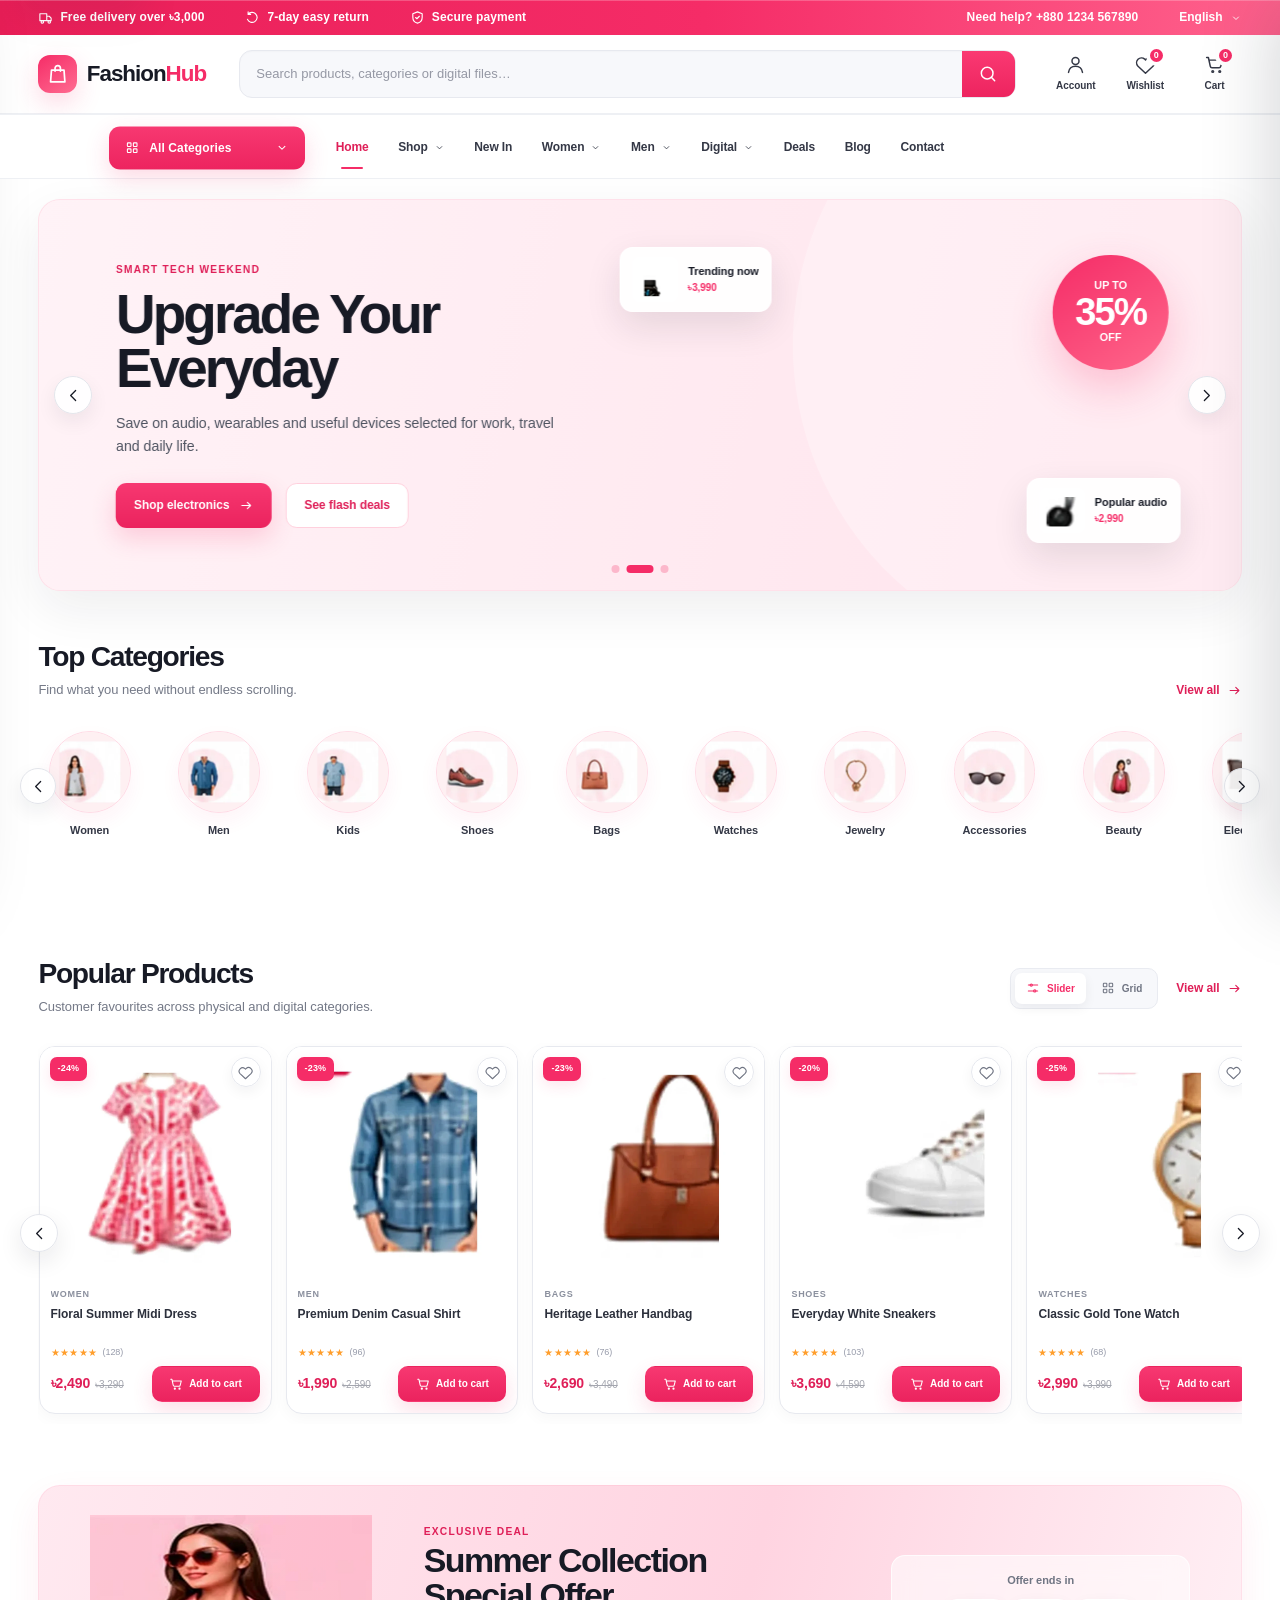
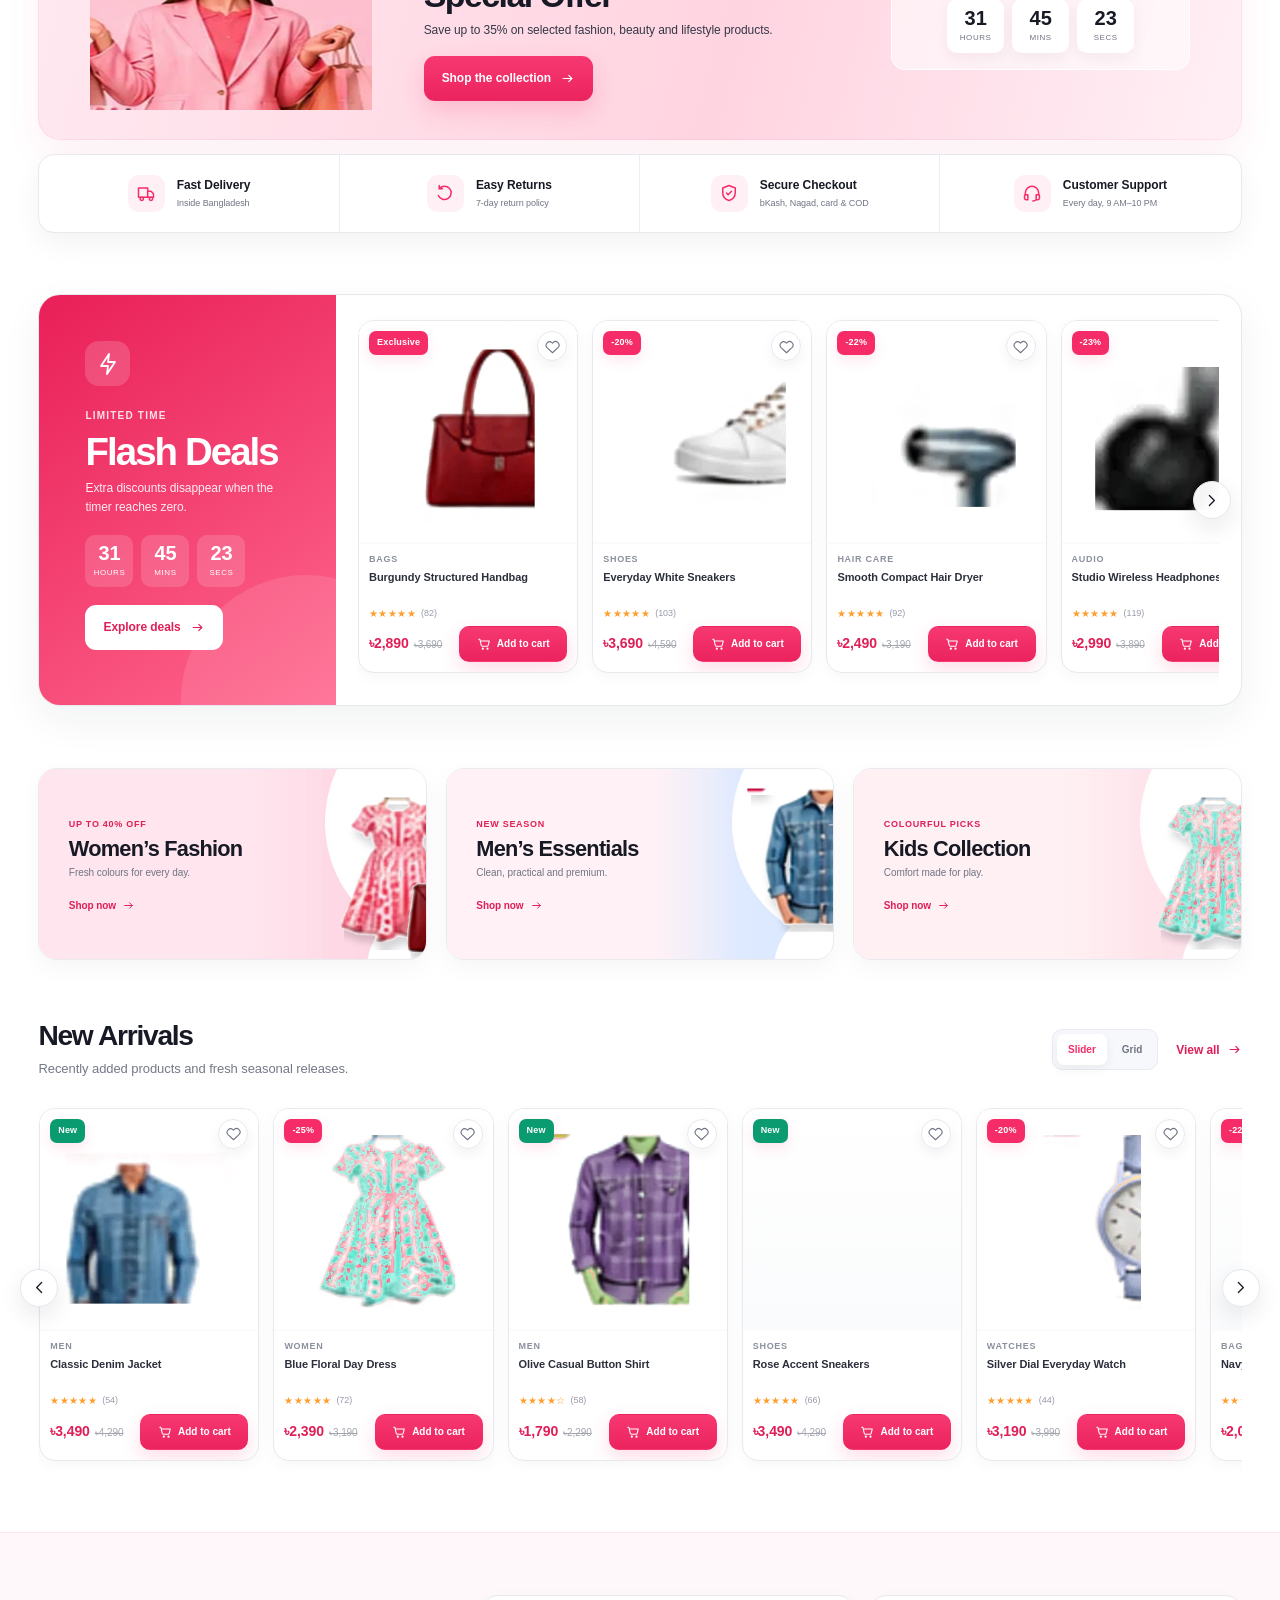
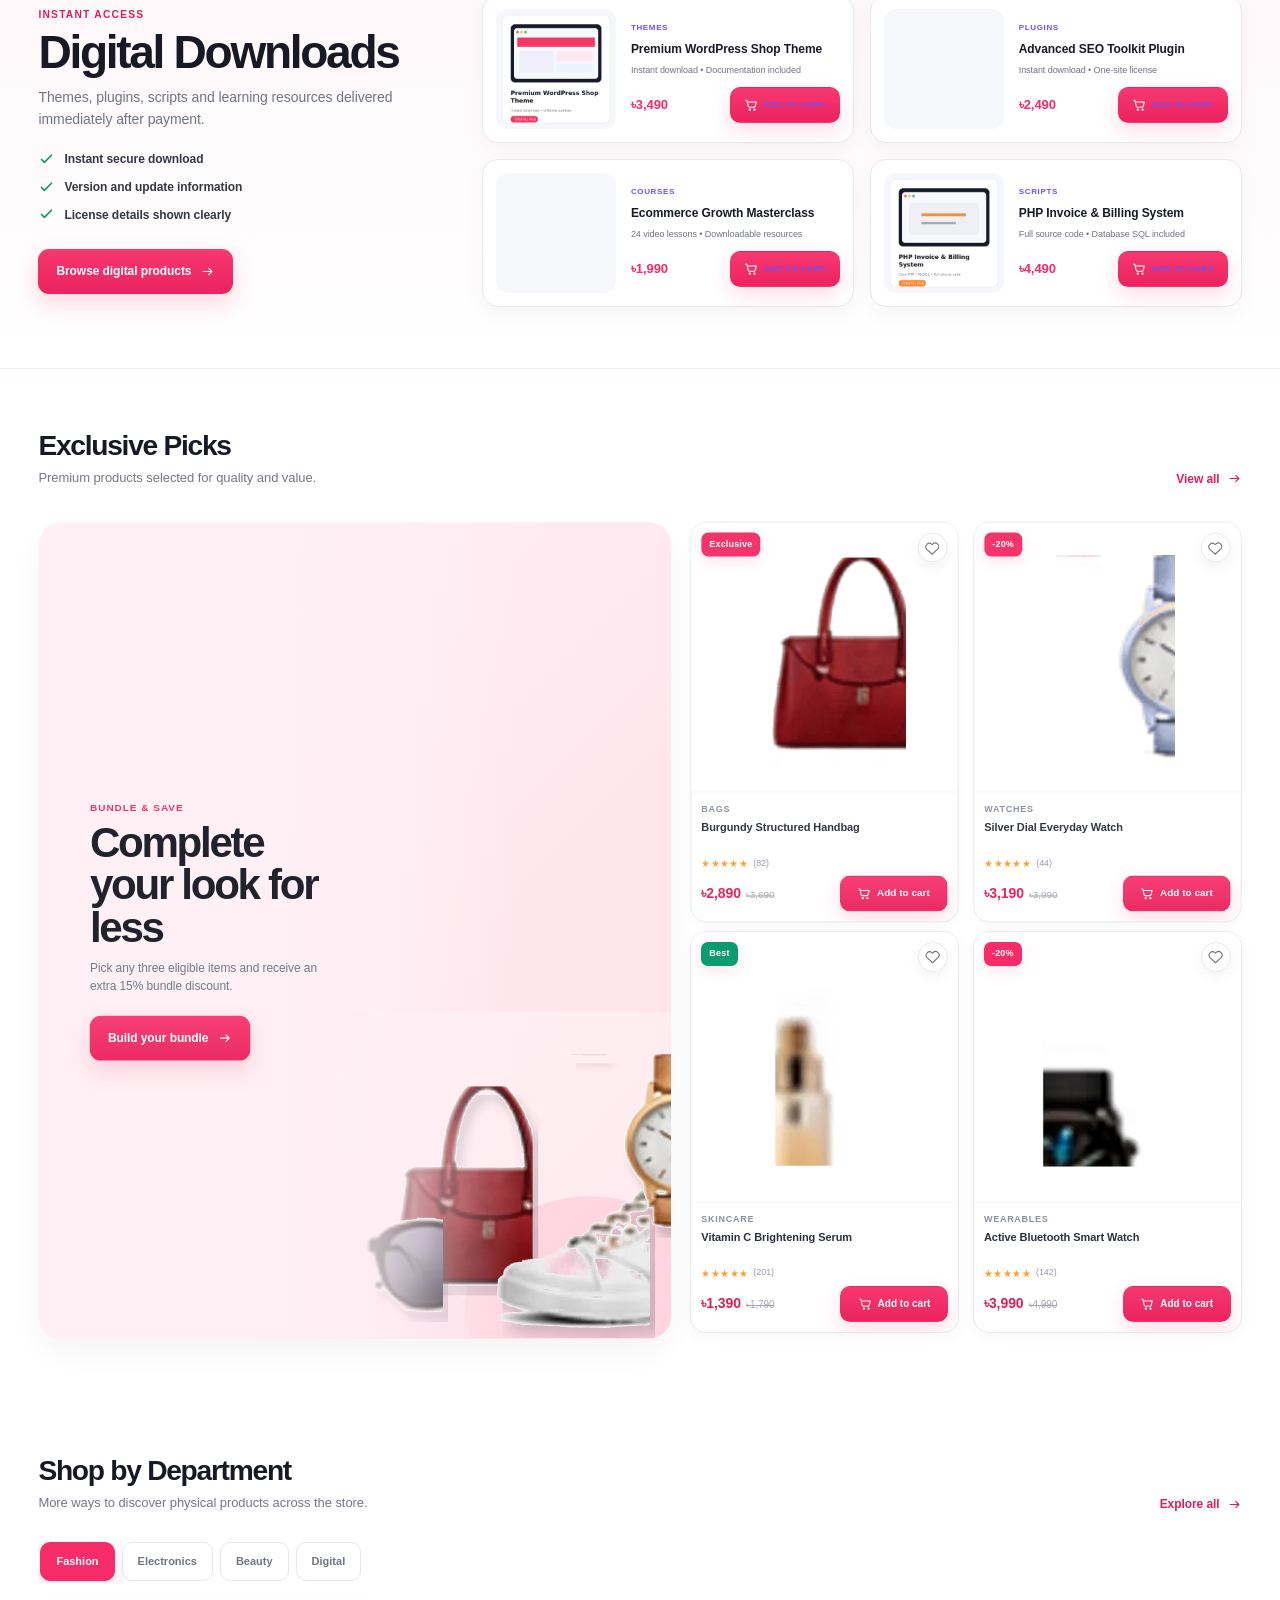
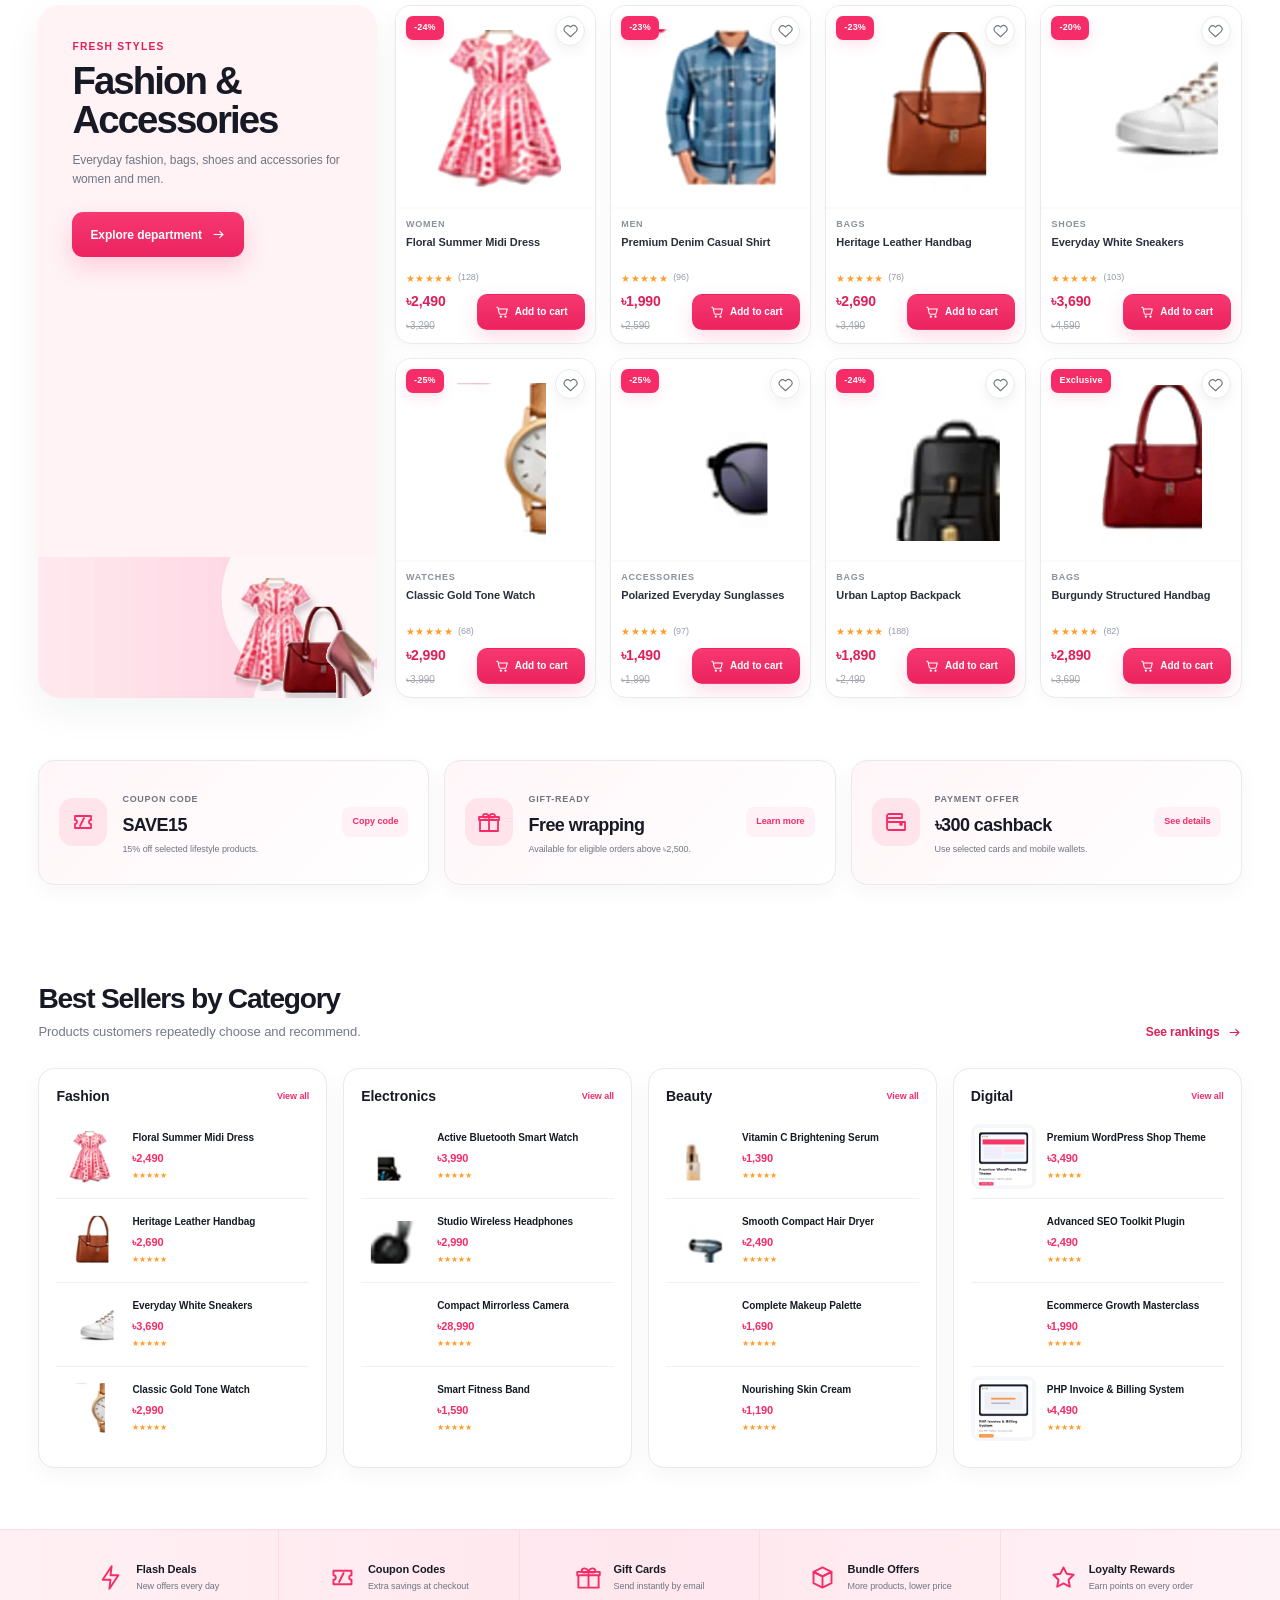
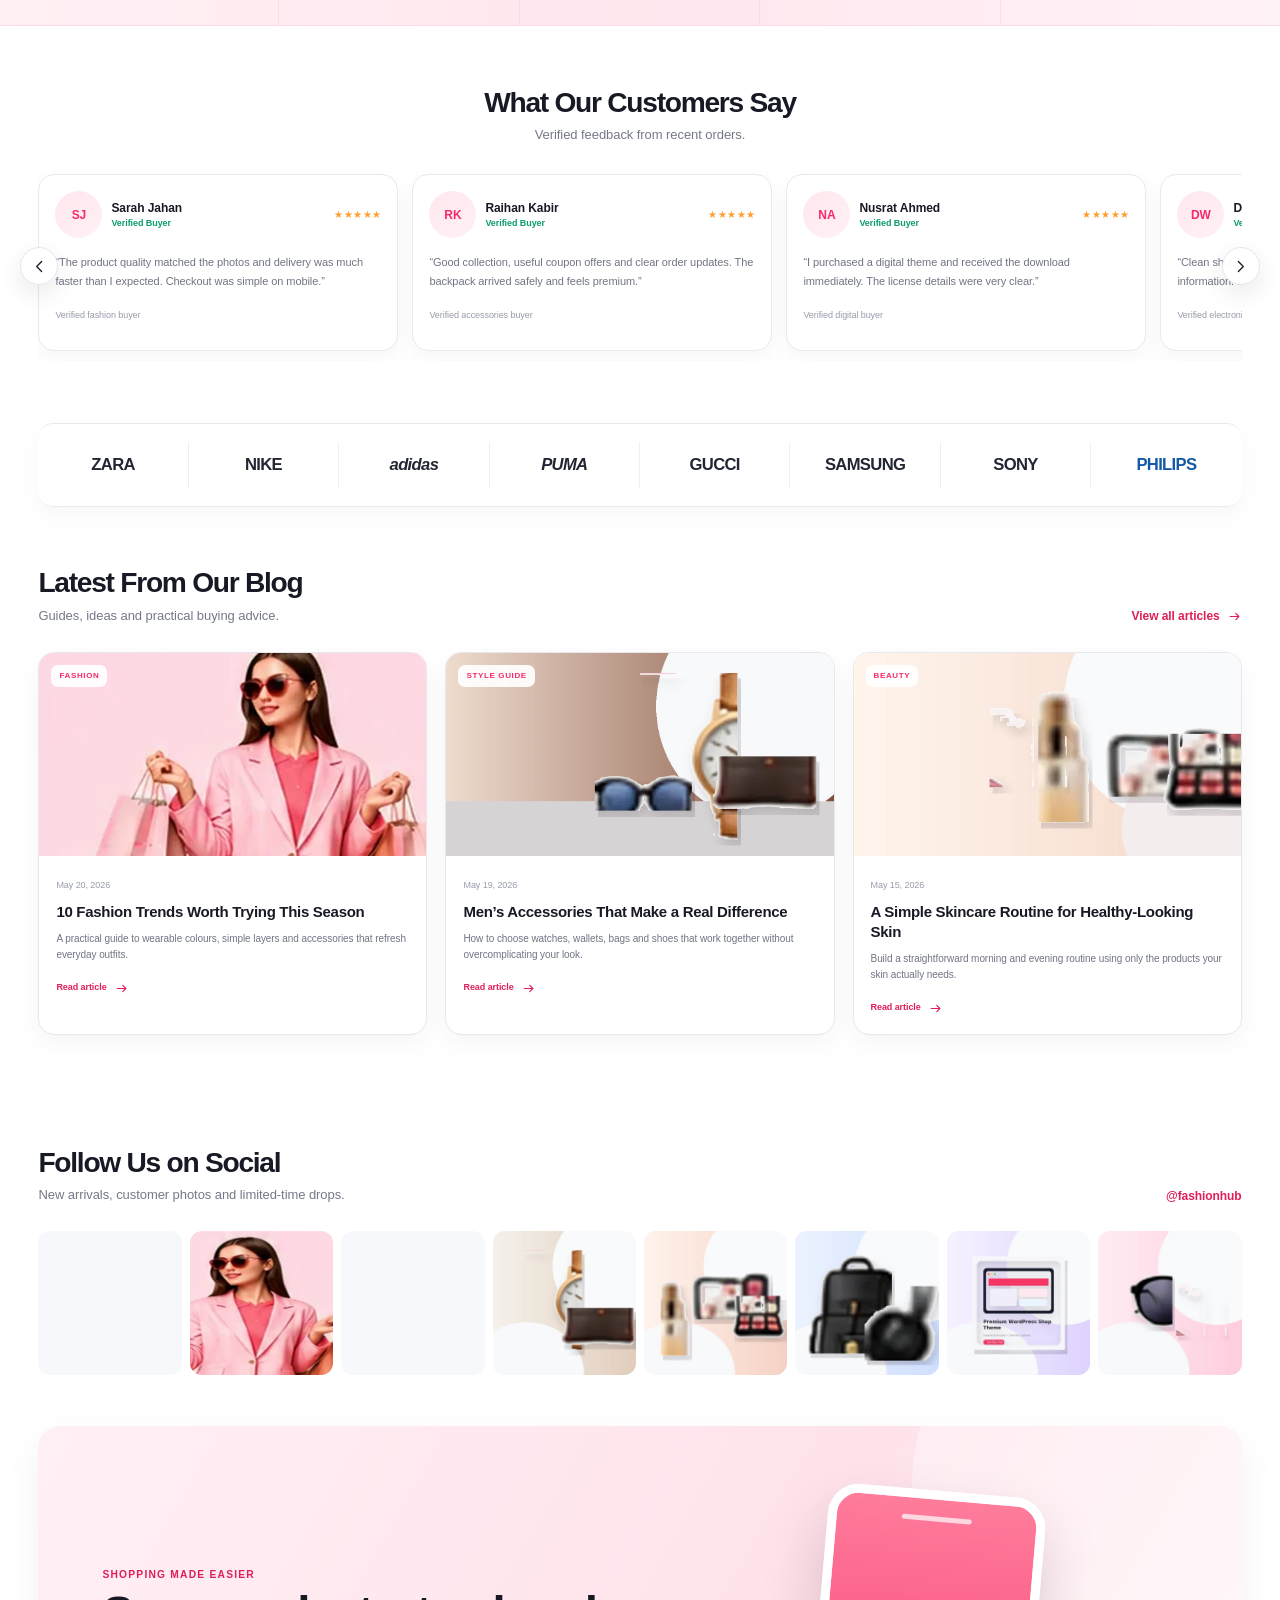
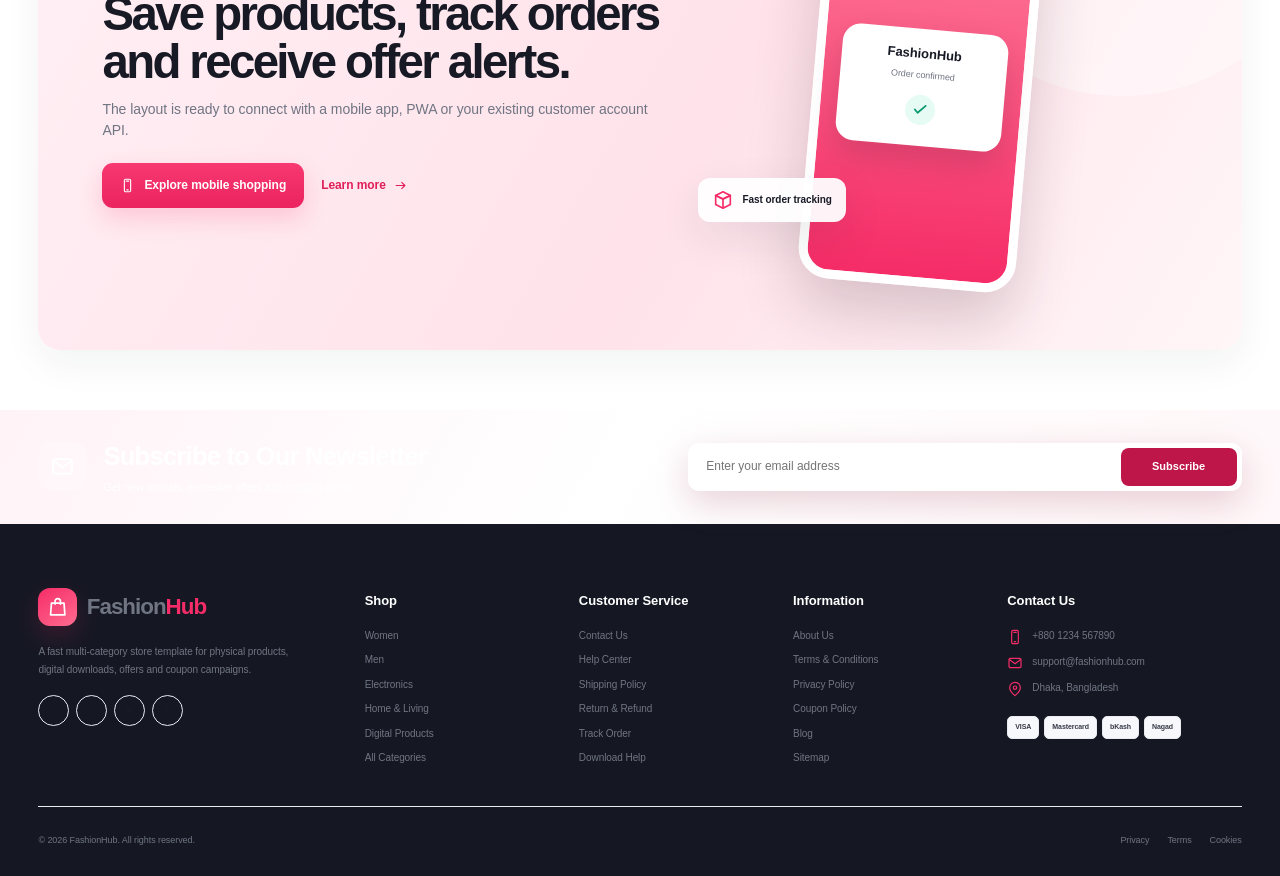
<file: index.html>
<!doctype html>
<html lang="en">
<head>
  <meta charset="utf-8">
  <meta name="viewport" content="width=device-width,initial-scale=1,viewport-fit=cover">
  <meta name="theme-color" content="#f52c67">
  <link rel="icon" type="image/svg+xml" href="assets/images/favicon.svg">
  <meta name="description" content="FashionHub — a fast, API-ready ecommerce homepage for physical and digital products.">
  <title>FashionHub — Shop Fashion, Electronics, Home & Digital Products</title>
  <link rel="preload" href="assets/images/banners/hero-fashion.webp" as="image" type="image/webp" fetchpriority="high">
  <link rel="preload" href="data/home-data.js" as="script">
  <link rel="preload" href="assets/js/app.js" as="script">
  <link rel="preload" href="assets/js/category-hover.js" as="script">
  <link rel="preload" href="assets/js/cart-effects.js" as="script">
  <link rel="stylesheet" href="assets/css/app.css">
  <link rel="stylesheet" href="assets/css/nav-fix.css">
  <link rel="stylesheet" href="assets/css/sticky-header.css">
  <link rel="stylesheet" href="assets/css/desktop-category-slider.css">
  <link rel="stylesheet" href="assets/css/premium.css">
  <link rel="stylesheet" href="assets/css/product-carousel.css">
  <link rel="stylesheet" href="assets/css/cart-effects.css">
</head>
<body>
  <a class="skip-link" href="#main-content">Skip to content</a>

  <div class="announcement" aria-label="Store information">
    <div class="shell announcement__inner">
      <div class="announcement__items">
        <span><svg aria-hidden="true"><use href="#i-truck"></use></svg> Free delivery over ৳3,000</span>
        <span><svg aria-hidden="true"><use href="#i-return"></use></svg> 7-day easy return</span>
        <span><svg aria-hidden="true"><use href="#i-shield"></use></svg> Secure payment</span>
      </div>
      <div class="announcement__right">
        <a href="tel:+8801234567890">Need help? +880 1234 567890</a>
        <button type="button" class="language-switch" aria-label="Change language">English <svg aria-hidden="true"><use href="#i-chevron-down"></use></svg></button>
      </div>
    </div>
  </div>

  <header class="site-header" id="siteHeader">
    <div class="shell header-main">
      <button class="icon-button menu-trigger" type="button" data-action="open-menu" aria-label="Open navigation" aria-controls="mobileDrawer"><svg aria-hidden="true"><use href="#i-menu"></use></svg></button>
      <div class="category-launcher desktop-only">
        <button class="category-launcher__button" type="button" data-action="toggle-categories" aria-expanded="false" aria-controls="desktopCategoryMenu"><svg aria-hidden="true"><use href="#i-grid"></use></svg><span>All Categories</span><svg class="chevron" aria-hidden="true"><use href="#i-chevron-down"></use></svg></button>
        <nav class="category-mega" id="desktopCategoryMenu" aria-label="Product categories"></nav>
      </div>
      <a class="brand" href="index.html" aria-label="FashionHub home"><span class="brand__mark"><svg aria-hidden="true"><use href="#i-bag"></use></svg></span><span>Fashion<span>Hub</span></span></a>
      <form class="site-search" id="siteSearch" role="search" autocomplete="off">
        <label class="sr-only" for="searchInput">Search products</label>
        <input id="searchInput" name="q" type="search" placeholder="Search products, categories or digital files…">
        <button type="submit" aria-label="Search"><svg aria-hidden="true"><use href="#i-search"></use></svg></button>
        <div class="search-results" id="searchResults" hidden></div>
      </form>
      <nav class="header-actions" aria-label="Account actions">
        <button class="header-action search-mobile-trigger" type="button" data-action="focus-search" aria-label="Search"><svg aria-hidden="true"><use href="#i-search"></use></svg><span>Search</span></button>
        <a class="header-action" href="account.html" aria-label="Account"><svg aria-hidden="true"><use href="#i-user"></use></svg><span>Account</span></a>
        <a class="header-action" href="wishlist.html" aria-label="Wishlist"><span class="action-icon"><svg aria-hidden="true"><use href="#i-heart"></use></svg><b class="count-badge" id="wishlistCount">0</b></span><span>Wishlist</span></a>
        <button class="header-action" type="button" data-action="open-cart" aria-label="Shopping cart"><span class="action-icon"><svg aria-hidden="true"><use href="#i-cart"></use></svg><b class="count-badge" id="cartCount">0</b></span><span>Cart</span></button>
      </nav>
    </div>
    <div class="primary-nav-wrap desktop-only">
      <nav class="shell primary-nav" id="desktopNav" aria-label="Primary navigation">
        <ul><li class="is-active"><a href="index.html">Home</a></li><li><a href="shop.html">Shop<svg aria-hidden="true"><use href="#i-chevron-down"></use></svg></a></li><li><a href="shop.html?sort=new">New In</a></li><li><a href="category.html?cat=women">Women<svg aria-hidden="true"><use href="#i-chevron-down"></use></svg></a></li><li><a href="category.html?cat=men">Men<svg aria-hidden="true"><use href="#i-chevron-down"></use></svg></a></li><li><a href="category.html?cat=digital">Digital<svg aria-hidden="true"><use href="#i-chevron-down"></use></svg></a></li><li><a href="archive.html?type=deals">Deals</a></li><li><a href="blog.html">Blog</a></li><li><a href="contact.html">Contact</a></li></ul>
      </nav>
    </div>
  </header>

  <main id="main-content">
    <section class="hero-section shell" aria-label="Featured offers">
      <div class="hero-slider" id="heroSlider">
        <div class="hero-slides" id="heroSlides">
          <article class="hero-slide" data-kind="fashion" style="--hero-bg:linear-gradient(105deg,#ffecef 0%,#ffd4df 100%)" aria-hidden="false">
            <div class="hero-slide__copy"><span class="eyebrow">New collection</span><h1>Style That Defines You</h1><p>Discover fresh fashion, useful everyday products and smart deals in one fast shopping experience.</p><div class="hero-actions"><a class="primary-button" href="#allProducts">Shop now <svg aria-hidden="true"><use href="#i-arrow-right"></use></svg></a><a class="secondary-button" href="#newArrivals">View new arrivals</a></div><div class="hero-proof"><span class="hero-proof__avatars"><span>SA</span><span>RK</span><span>NA</span></span><span>Trusted by 12,000+ happy customers</span></div></div>
            <div class="hero-slide__media"><img class="hero-main-image" src="assets/images/banners/hero-fashion.webp" width="1200" height="710" fetchpriority="high" decoding="async" alt=""></div>
            <div class="hero-discount">UP TO<strong>50%</strong>OFF</div>
          </article>
        </div>
        <button class="hero-arrow hero-arrow--prev" type="button" data-hero="prev" aria-label="Previous slide"><svg aria-hidden="true"><use href="#i-chevron-left"></use></svg></button>
        <button class="hero-arrow hero-arrow--next" type="button" data-hero="next" aria-label="Next slide"><svg aria-hidden="true"><use href="#i-chevron-right"></use></svg></button>
        <div class="hero-dots" id="heroDots" aria-label="Choose slide"><button type="button" class="is-active" aria-label="Show slide 1" aria-current="true"></button><button type="button" aria-label="Show slide 2"></button><button type="button" aria-label="Show slide 3"></button></div>
      </div>
    </section>

    <section class="section section--tight categories-section shell" aria-labelledby="categoryTitle">
      <div class="section-heading"><div><h2 id="categoryTitle">Top Categories</h2><p>Find what you need without endless scrolling.</p></div><a class="text-link" href="#allProducts">View all <svg aria-hidden="true"><use href="#i-arrow-right"></use></svg></a></div>
      <div class="rail-shell rail-shell--categories">
        <button class="rail-arrow rail-arrow--left" type="button" data-rail-prev="categoryRail" aria-label="Previous categories"><svg aria-hidden="true"><use href="#i-chevron-left"></use></svg></button>
        <div class="category-rail rail" id="categoryRail">
          <a class="category-card" href="#allProducts"><span class="category-card__image"><img src="assets/images/categories/women.webp" width="480" height="480" loading="lazy" decoding="async" alt="Women"></span><b>Women</b></a>
          <a class="category-card" href="#allProducts"><span class="category-card__image"><img src="assets/images/categories/men.webp" width="480" height="480" loading="lazy" decoding="async" alt="Men"></span><b>Men</b></a>
          <a class="category-card" href="#allProducts"><span class="category-card__image"><img src="assets/images/categories/kids.webp" width="480" height="480" loading="lazy" decoding="async" alt="Kids"></span><b>Kids</b></a>
          <a class="category-card" href="#allProducts"><span class="category-card__image"><img src="assets/images/categories/shoes.webp" width="480" height="480" loading="lazy" decoding="async" alt="Shoes"></span><b>Shoes</b></a>
          <a class="category-card" href="#allProducts"><span class="category-card__image"><img src="assets/images/categories/bags.webp" width="480" height="480" loading="lazy" decoding="async" alt="Bags"></span><b>Bags</b></a>
          <a class="category-card" href="#allProducts"><span class="category-card__image"><img src="assets/images/categories/watches.webp" width="480" height="480" loading="lazy" decoding="async" alt="Watches"></span><b>Watches</b></a>
          <a class="category-card" href="#allProducts"><span class="category-card__image"><img src="assets/images/categories/electronics.webp" width="480" height="480" loading="lazy" decoding="async" alt="Electronics"></span><b>Electronics</b></a>
          <a class="category-card" href="#allProducts"><span class="category-card__image"><img src="assets/images/categories/beauty.webp" width="480" height="480" loading="lazy" decoding="async" alt="Beauty"></span><b>Beauty</b></a>
        </div>
        <button class="rail-arrow rail-arrow--right" type="button" data-rail-next="categoryRail" aria-label="Next categories"><svg aria-hidden="true"><use href="#i-chevron-right"></use></svg></button>
      </div>
    </section>

    <section class="section shell" id="allProducts" aria-labelledby="popularTitle">
      <div class="section-heading section-heading--actions"><div><h2 id="popularTitle">Popular Products</h2><p>Customer favourites across physical and digital categories.</p></div><div class="heading-actions"><div class="view-switch" role="group" aria-label="Product layout"><button class="is-active" type="button" data-view-target="popularRail" data-view="slider"><svg aria-hidden="true"><use href="#i-slider"></use></svg> Slider</button><button type="button" data-view-target="popularRail" data-view="grid"><svg aria-hidden="true"><use href="#i-grid"></use></svg> Grid</button></div><a class="text-link desktop-only" href="#">View all <svg aria-hidden="true"><use href="#i-arrow-right"></use></svg></a></div></div>
      <div class="rail-shell product-rail-shell">
        <button class="rail-arrow rail-arrow--left" type="button" data-rail-prev="popularRail" aria-label="Previous products"><svg aria-hidden="true"><use href="#i-chevron-left"></use></svg></button>
        <div class="product-rail rail" id="popularRail">
          <article class="product-card" data-product-id="1"><div class="product-card__media"><span class="product-badge">-24%</span><img src="assets/images/products/floral-dress.webp" width="720" height="720" loading="lazy" decoding="async" alt="Floral Summer Midi Dress"></div><div class="product-card__body"><span class="product-card__category">Women</span><h3>Floral Summer Midi Dress</h3><div class="product-card__rating"><span>★★★★★</span><small>(128)</small></div><div class="product-card__footer"><div class="product-price"><strong>৳2,490</strong><del>৳3,290</del></div></div></div></article>
          <article class="product-card" data-product-id="2"><div class="product-card__media"><span class="product-badge">-23%</span><img src="assets/images/products/denim-shirt.webp" width="720" height="720" loading="lazy" decoding="async" alt="Premium Denim Casual Shirt"></div><div class="product-card__body"><span class="product-card__category">Men</span><h3>Premium Denim Casual Shirt</h3><div class="product-card__rating"><span>★★★★★</span><small>(96)</small></div><div class="product-card__footer"><div class="product-price"><strong>৳1,990</strong><del>৳2,590</del></div></div></div></article>
          <article class="product-card" data-product-id="3"><div class="product-card__media"><span class="product-badge">-23%</span><img src="assets/images/products/leather-handbag.webp" width="720" height="720" loading="lazy" decoding="async" alt="Heritage Leather Handbag"></div><div class="product-card__body"><span class="product-card__category">Bags</span><h3>Heritage Leather Handbag</h3><div class="product-card__rating"><span>★★★★★</span><small>(76)</small></div><div class="product-card__footer"><div class="product-price"><strong>৳2,690</strong><del>৳3,490</del></div></div></div></article>
          <article class="product-card" data-product-id="4"><div class="product-card__media"><span class="product-badge">-20%</span><img src="assets/images/products/white-sneakers.webp" width="720" height="720" loading="lazy" decoding="async" alt="Everyday White Sneakers"></div><div class="product-card__body"><span class="product-card__category">Shoes</span><h3>Everyday White Sneakers</h3><div class="product-card__rating"><span>★★★★★</span><small>(103)</small></div><div class="product-card__footer"><div class="product-price"><strong>৳3,690</strong><del>৳4,590</del></div></div></div></article>
          <article class="product-card" data-product-id="5"><div class="product-card__media"><span class="product-badge">-25%</span><img src="assets/images/products/classic-watch.webp" width="720" height="720" loading="lazy" decoding="async" alt="Classic Gold Tone Watch"></div><div class="product-card__body"><span class="product-card__category">Watches</span><h3>Classic Gold Tone Watch</h3><div class="product-card__rating"><span>★★★★★</span><small>(68)</small></div><div class="product-card__footer"><div class="product-price"><strong>৳2,990</strong><del>৳3,990</del></div></div></div></article>
        </div>
        <button class="rail-arrow rail-arrow--right" type="button" data-rail-next="popularRail" aria-label="Next products"><svg aria-hidden="true"><use href="#i-chevron-right"></use></svg></button>
      </div>
    </section>

    <section class="shell deal-highlight" aria-label="Limited-time summer offer"><div class="deal-highlight__image"><img src="assets/images/banners/offer-woman.webp" width="720" height="420" alt="Woman presenting summer collection" loading="lazy"></div><div class="deal-highlight__copy"><span class="eyebrow">Exclusive deal</span><h2>Summer Collection<br>Special Offer</h2><p>Save up to 35% on selected fashion, beauty and lifestyle products.</p><a class="primary-button" href="#newArrivals">Shop the collection <svg aria-hidden="true"><use href="#i-arrow-right"></use></svg></a></div><div class="deal-countdown" aria-label="Offer countdown"><span>Offer ends in</span><div id="mainCountdown"></div></div></section>

    <section class="shell trust-strip" aria-label="Store benefits"><article><span class="trust-strip__icon"><svg aria-hidden="true"><use href="#i-truck"></use></svg></span><div><b>Fast Delivery</b><small>Inside Bangladesh</small></div></article><article><span class="trust-strip__icon"><svg aria-hidden="true"><use href="#i-return"></use></svg></span><div><b>Easy Returns</b><small>7-day return policy</small></div></article><article><span class="trust-strip__icon"><svg aria-hidden="true"><use href="#i-shield"></use></svg></span><div><b>Secure Checkout</b><small>bKash, Nagad, card & COD</small></div></article><article><span class="trust-strip__icon"><svg aria-hidden="true"><use href="#i-headset"></use></svg></span><div><b>Customer Support</b><small>Every day, 9 AM–10 PM</small></div></article></section>

    <section class="section shell flash-section" aria-labelledby="flashTitle"><div class="flash-panel"><div class="flash-panel__intro"><span class="flash-icon"><svg aria-hidden="true"><use href="#i-bolt"></use></svg></span><span>Limited time</span><h2 id="flashTitle">Flash Deals</h2><p>Extra discounts disappear when the timer reaches zero.</p><div class="mini-countdown" id="flashCountdown"></div><a href="#" class="secondary-button">Explore deals <svg aria-hidden="true"><use href="#i-arrow-right"></use></svg></a></div><div class="flash-panel__products"><div class="rail-shell"><div class="product-rail product-rail--flash rail" id="flashRail"></div><button class="rail-arrow rail-arrow--right" type="button" data-rail-next="flashRail" aria-label="Next flash deal"><svg aria-hidden="true"><use href="#i-chevron-right"></use></svg></button></div></div></div></section>
    <section class="shell campaign-grid" aria-label="Featured collections"><a class="campaign-card campaign-card--women" href="#"><div><span>Up to 40% off</span><h3>Women’s Fashion</h3><p>Fresh colours for every day.</p><b>Shop now <svg aria-hidden="true"><use href="#i-arrow-right"></use></svg></b></div><img src="assets/images/banners/promo-women.webp" width="900" height="420" alt="Women's fashion collection" loading="lazy"></a><a class="campaign-card campaign-card--men" href="#"><div><span>New season</span><h3>Men’s Essentials</h3><p>Clean, practical and premium.</p><b>Shop now <svg aria-hidden="true"><use href="#i-arrow-right"></use></svg></b></div><img src="assets/images/banners/promo-men.webp" width="900" height="420" alt="Men's fashion collection" loading="lazy"></a><a class="campaign-card campaign-card--kids" href="#"><div><span>Colourful picks</span><h3>Kids Collection</h3><p>Comfort made for play.</p><b>Shop now <svg aria-hidden="true"><use href="#i-arrow-right"></use></svg></b></div><img src="assets/images/banners/promo-kids.webp" width="900" height="420" alt="Kids collection" loading="lazy"></a></section>

    <section class="section shell" id="newArrivals" aria-labelledby="newTitle"><div class="section-heading section-heading--actions"><div><h2 id="newTitle">New Arrivals</h2><p>Recently added products and fresh seasonal releases.</p></div><div class="heading-actions"><div class="view-switch" role="group" aria-label="New arrivals layout"><button class="is-active" type="button" data-view-target="newRail" data-view="slider">Slider</button><button type="button" data-view-target="newRail" data-view="grid">Grid</button></div><a class="text-link desktop-only" href="#">View all <svg aria-hidden="true"><use href="#i-arrow-right"></use></svg></a></div></div><div class="rail-shell product-rail-shell"><button class="rail-arrow rail-arrow--left" type="button" data-rail-prev="newRail" aria-label="Previous new products"><svg aria-hidden="true"><use href="#i-chevron-left"></use></svg></button><div class="product-rail rail" id="newRail"></div><button class="rail-arrow rail-arrow--right" type="button" data-rail-next="newRail" aria-label="Next new products"><svg aria-hidden="true"><use href="#i-chevron-right"></use></svg></button></div></section>

    <section class="section section--tinted digital-section" aria-labelledby="digitalTitle"><div class="shell digital-layout"><div class="digital-intro"><span class="eyebrow">Instant access</span><h2 id="digitalTitle">Digital Downloads</h2><p>Themes, plugins, scripts and learning resources delivered immediately after payment.</p><ul><li><svg aria-hidden="true"><use href="#i-check"></use></svg> Instant secure download</li><li><svg aria-hidden="true"><use href="#i-check"></use></svg> Version and update information</li><li><svg aria-hidden="true"><use href="#i-check"></use></svg> License details shown clearly</li></ul><a class="primary-button" href="#">Browse digital products <svg aria-hidden="true"><use href="#i-arrow-right"></use></svg></a></div><div class="digital-products" id="digitalGrid"></div></div></section>

    <section class="section shell" aria-labelledby="exclusiveTitle"><div class="section-heading"><div><h2 id="exclusiveTitle">Exclusive Picks</h2><p>Premium products selected for quality and value.</p></div><a class="text-link" href="#">View all <svg aria-hidden="true"><use href="#i-arrow-right"></use></svg></a></div><div class="exclusive-layout"><article class="exclusive-feature"><img src="assets/images/banners/deal-products.webp" width="900" height="420" alt="Handbag, shoes and watch bundle" loading="lazy"><div><span>Bundle & save</span><h3>Complete your look for less</h3><p>Pick any three eligible items and receive an extra 15% bundle discount.</p><a href="#" class="primary-button">Build your bundle <svg aria-hidden="true"><use href="#i-arrow-right"></use></svg></a></div></article><div class="exclusive-products" id="exclusiveGrid"></div></div></section>

    <section class="section shell" aria-labelledby="departmentTitle"><div class="section-heading"><div><h2 id="departmentTitle">Shop by Department</h2><p>More ways to discover physical products across the store.</p></div><a class="text-link" href="#">Explore all <svg aria-hidden="true"><use href="#i-arrow-right"></use></svg></a></div><div class="department-tabs" id="departmentTabs" role="tablist" aria-label="Departments"></div><div class="department-showcase" id="departmentShowcase"></div></section>

    <section class="shell offer-cards" aria-label="Store offers"><article class="offer-card"><span class="offer-card__icon"><svg aria-hidden="true"><use href="#i-ticket"></use></svg></span><div><span>Coupon code</span><h3>SAVE15</h3><p>15% off selected lifestyle products.</p></div><button type="button" data-copy-code="SAVE15">Copy code</button></article><article class="offer-card"><span class="offer-card__icon"><svg aria-hidden="true"><use href="#i-gift"></use></svg></span><div><span>Gift-ready</span><h3>Free wrapping</h3><p>Available for eligible orders above ৳2,500.</p></div><a href="#">Learn more</a></article><article class="offer-card"><span class="offer-card__icon"><svg aria-hidden="true"><use href="#i-wallet"></use></svg></span><div><span>Payment offer</span><h3>৳300 cashback</h3><p>Use selected cards and mobile wallets.</p></div><a href="#">See details</a></article></section>

    <section class="section shell bestseller-section" aria-labelledby="bestTitle"><div class="section-heading"><div><h2 id="bestTitle">Best Sellers by Category</h2><p>Products customers repeatedly choose and recommend.</p></div><a class="text-link" href="#">See rankings <svg aria-hidden="true"><use href="#i-arrow-right"></use></svg></a></div><div class="bestseller-columns" id="bestsellerColumns"></div></section>

    <section class="benefits-band" aria-label="More ways to save"><div class="shell benefits-band__grid"><article><svg aria-hidden="true"><use href="#i-bolt"></use></svg><div><b>Flash Deals</b><small>New offers every day</small></div></article><article><svg aria-hidden="true"><use href="#i-ticket"></use></svg><div><b>Coupon Codes</b><small>Extra savings at checkout</small></div></article><article><svg aria-hidden="true"><use href="#i-gift"></use></svg><div><b>Gift Cards</b><small>Send instantly by email</small></div></article><article><svg aria-hidden="true"><use href="#i-box"></use></svg><div><b>Bundle Offers</b><small>More products, lower price</small></div></article><article><svg aria-hidden="true"><use href="#i-star"></use></svg><div><b>Loyalty Rewards</b><small>Earn points on every order</small></div></article></div></section>

    <section class="section shell reviews-section" aria-labelledby="reviewTitle"><div class="section-heading section-heading--center"><div><h2 id="reviewTitle">What Our Customers Say</h2><p>Verified feedback from recent orders.</p></div></div><div class="rail-shell"><button class="rail-arrow rail-arrow--left" type="button" data-rail-prev="reviewRail" aria-label="Previous reviews"><svg aria-hidden="true"><use href="#i-chevron-left"></use></svg></button><div class="review-rail rail" id="reviewRail"></div><button class="rail-arrow rail-arrow--right" type="button" data-rail-next="reviewRail" aria-label="Next reviews"><svg aria-hidden="true"><use href="#i-chevron-right"></use></svg></button></div></section>

    <section class="shell brand-strip" aria-label="Popular brands"><span>ZARA</span><span>NIKE</span><span>adidas</span><span>PUMA</span><span>GUCCI</span><span>SAMSUNG</span><span>SONY</span><span>PHILIPS</span></section>

    <section class="section shell" aria-labelledby="blogTitle"><div class="section-heading"><div><h2 id="blogTitle">Latest From Our Blog</h2><p>Guides, ideas and practical buying advice.</p></div><a class="text-link" href="blog.html">View all articles <svg aria-hidden="true"><use href="#i-arrow-right"></use></svg></a></div><div class="blog-grid" id="blogGrid"></div></section>

    <section class="section section--tight shell" aria-labelledby="socialTitle"><div class="section-heading"><div><h2 id="socialTitle">Follow Us on Social</h2><p>New arrivals, customer photos and limited-time drops.</p></div><a class="text-link" href="#">@fashionhub</a></div><div class="social-grid" id="socialGrid"></div></section>

    <section class="app-banner shell" aria-label="Mobile shopping"><div><span class="eyebrow">Shopping made easier</span><h2>Save products, track orders and receive offer alerts.</h2><p>The layout is ready to connect with a mobile app, PWA or your existing customer account API.</p><div class="app-banner__actions"><a href="#" class="primary-button"><svg aria-hidden="true"><use href="#i-phone"></use></svg> Explore mobile shopping</a><a href="#" class="text-link">Learn more <svg aria-hidden="true"><use href="#i-arrow-right"></use></svg></a></div></div><div class="app-banner__visual"><div class="phone-mock"><span></span><div><b>FashionHub</b><small>Order confirmed</small><svg aria-hidden="true"><use href="#i-check"></use></svg></div></div><span class="floating-order"><svg aria-hidden="true"><use href="#i-box"></use></svg><b>Fast order tracking</b></span></div></section>

    <section class="newsletter" aria-labelledby="newsletterTitle"><div class="shell newsletter__inner"><div class="newsletter__copy"><span class="newsletter__icon"><svg aria-hidden="true"><use href="#i-mail"></use></svg></span><div><h2 id="newsletterTitle">Subscribe to Our Newsletter</h2><p>Get new arrivals, exclusive offers and coupon alerts.</p></div></div><form id="newsletterForm"><label class="sr-only" for="newsletterEmail">Email address</label><input id="newsletterEmail" type="email" required placeholder="Enter your email address"><button type="submit">Subscribe</button></form></div></section>
  </main>

  <footer class="site-footer"><div class="shell footer-grid"><section class="footer-about"><a class="brand brand--footer" href="index.html"><span class="brand__mark"><svg aria-hidden="true"><use href="#i-bag"></use></svg></span><span>Fashion<span>Hub</span></span></a><p>A fast multi-category store template for physical products, digital downloads, offers and coupon campaigns.</p><div class="social-links"><a href="#" aria-label="Facebook">f</a><a href="#" aria-label="Instagram">◎</a><a href="#" aria-label="YouTube">▶</a><a href="#" aria-label="LinkedIn">in</a></div></section><section><h2>Shop</h2><a href="category.html?cat=women">Women</a><a href="category.html?cat=men">Men</a><a href="category.html?cat=electronics">Electronics</a><a href="category.html?cat=home">Home & Living</a><a href="category.html?cat=digital">Digital Products</a><a href="shop.html">All Categories</a></section><section><h2>Customer Service</h2><a href="contact.html">Contact Us</a><a href="contact.html">Help Center</a><a href="checkout.html">Shipping Policy</a><a href="contact.html">Return & Refund</a><a href="account.html">Track Order</a><a href="category.html?cat=digital">Download Help</a></section><section><h2>Information</h2><a href="contact.html">About Us</a><a href="#">Terms & Conditions</a><a href="#">Privacy Policy</a><a href="archive.html?type=deals">Coupon Policy</a><a href="blog.html">Blog</a><a href="shop.html">Sitemap</a></section><section class="footer-contact"><h2>Contact Us</h2><p><svg aria-hidden="true"><use href="#i-phone"></use></svg><span>+880 1234 567890</span></p><p><svg aria-hidden="true"><use href="#i-mail"></use></svg><span>support@fashionhub.com</span></p><p><svg aria-hidden="true"><use href="#i-location"></use></svg><span>Dhaka, Bangladesh</span></p><div class="payment-badges"><span>VISA</span><span>Mastercard</span><span>bKash</span><span>Nagad</span></div></section></div><div class="shell footer-bottom"><span>© 2026 FashionHub. All rights reserved.</span><div><a href="#">Privacy</a><a href="#">Terms</a><a href="#">Cookies</a></div></div></footer>

  <div class="drawer-backdrop" id="drawerBackdrop" data-action="close-menu"></div>
  <aside class="mobile-drawer" id="mobileDrawer" aria-hidden="true" aria-label="Mobile navigation"><div class="drawer-header"><a class="brand" href="index.html"><span class="brand__mark"><svg aria-hidden="true"><use href="#i-bag"></use></svg></span><span>Fashion<span>Hub</span></span></a><button type="button" class="icon-button" data-action="close-menu" aria-label="Close navigation"><svg aria-hidden="true"><use href="#i-close"></use></svg></button></div><div class="drawer-tabs" role="tablist"><button class="is-active" type="button" role="tab" data-drawer-tab="menu" aria-selected="true">Menu</button><button type="button" role="tab" data-drawer-tab="categories" aria-selected="false">Categories</button></div><div class="drawer-content"><nav class="drawer-panel is-active" id="mobileMenuPanel" data-drawer-panel="menu" aria-label="Mobile menu"></nav><nav class="drawer-panel" id="mobileCategoryPanel" data-drawer-panel="categories" aria-label="Mobile categories"></nav></div><div class="drawer-support"><svg aria-hidden="true"><use href="#i-headset"></use></svg><div><b>Need help?</b><a href="tel:+8801234567890">+880 1234 567890</a></div></div></aside>

  <div class="cart-backdrop" id="cartBackdrop" data-action="close-cart"></div>
  <aside class="cart-drawer" id="cartDrawer" aria-hidden="true" aria-label="Shopping cart"><div class="cart-drawer__header"><div><h2>Your Cart</h2><span id="cartSummary">0 items</span></div><button type="button" class="icon-button" data-action="close-cart" aria-label="Close cart"><svg aria-hidden="true"><use href="#i-close"></use></svg></button></div><div class="cart-items" id="cartItems"></div><div class="cart-drawer__footer"><div><span>Subtotal</span><b id="cartSubtotal">৳0</b></div><a class="primary-button primary-button--full" href="checkout.html">Proceed to Checkout</a><button class="secondary-button secondary-button--full" type="button" data-action="close-cart">Continue Shopping</button></div></aside>

  <div class="modal" id="quickViewModal" aria-hidden="true" role="dialog" aria-modal="true" aria-labelledby="quickViewTitle"><div class="modal__backdrop" data-action="close-modal"></div><div class="modal__dialog"><button class="modal__close icon-button" type="button" data-action="close-modal" aria-label="Close quick view"><svg aria-hidden="true"><use href="#i-close"></use></svg></button><div id="quickViewContent"></div></div></div>
  <div class="toast-region" id="toastRegion" aria-live="polite" aria-atomic="true"></div>
  <button class="back-to-top" type="button" data-action="back-to-top" aria-label="Back to top"><svg aria-hidden="true"><use href="#i-chevron-up"></use></svg></button>

  <svg class="svg-sprite" aria-hidden="true" xmlns="http://www.w3.org/2000/svg">
    <symbol id="i-menu" viewBox="0 0 24 24"><path d="M4 7h16M4 12h16M4 17h16"/></symbol><symbol id="i-close" viewBox="0 0 24 24"><path d="m6 6 12 12M18 6 6 18"/></symbol><symbol id="i-search" viewBox="0 0 24 24"><circle cx="11" cy="11" r="7"/><path d="m20 20-4-4"/></symbol><symbol id="i-user" viewBox="0 0 24 24"><circle cx="12" cy="8" r="4"/><path d="M4 21c.7-4.4 3.2-7 8-7s7.3 2.6 8 7"/></symbol><symbol id="i-heart" viewBox="0 0 24 24"><path d="M20.8 5.8c-2.2-2.2-5.7-2.2-7.9 0l-.9.9-.9-.9a5.6 5.6 0 0 0-7.9 7.9l.9.9L12 22l7.9-7.4.9-.9a5.6 5.6 0 0 0 0-7.9Z"/></symbol><symbol id="i-cart" viewBox="0 0 24 24"><path d="M3 4h2l2.2 10.1a2 2 0 0 0 2 1.6h7.9a2 2 0 0 0 2-1.5L21 7H6"/><circle cx="10" cy="20" r="1"/><circle cx="18" cy="20" r="1"/></symbol><symbol id="i-bag" viewBox="0 0 24 24"><path d="M5 8h14l1 13H4L5 8Z"/><path d="M9 9V6a3 3 0 0 1 6 0v3"/></symbol><symbol id="i-grid" viewBox="0 0 24 24"><rect x="4" y="4" width="6" height="6" rx="1"/><rect x="14" y="4" width="6" height="6" rx="1"/><rect x="4" y="14" width="6" height="6" rx="1"/><rect x="14" y="14" width="6" height="6" rx="1"/></symbol><symbol id="i-slider" viewBox="0 0 24 24"><path d="M4 7h16M4 17h16"/><circle cx="9" cy="7" r="2"/><circle cx="15" cy="17" r="2"/></symbol><symbol id="i-chevron-down" viewBox="0 0 24 24"><path d="m7 10 5 5 5-5"/></symbol><symbol id="i-chevron-up" viewBox="0 0 24 24"><path d="m7 14 5-5 5 5"/></symbol><symbol id="i-chevron-left" viewBox="0 0 24 24"><path d="m15 5-7 7 7 7"/></symbol><symbol id="i-chevron-right" viewBox="0 0 24 24"><path d="m9 5 7 7-7 7"/></symbol><symbol id="i-arrow-right" viewBox="0 0 24 24"><path d="M5 12h14M14 7l5 5-5 5"/></symbol><symbol id="i-truck" viewBox="0 0 24 24"><path d="M3 6h11v11H3zM14 10h4l3 3v4h-7z"/><circle cx="7" cy="19" r="2"/><circle cx="18" cy="19" r="2"/></symbol><symbol id="i-return" viewBox="0 0 24 24"><path d="M9 7H5v-4M5 7a8 8 0 1 1-1 8"/></symbol><symbol id="i-shield" viewBox="0 0 24 24"><path d="M12 3 4.5 6v5.5c0 4.9 3 8.4 7.5 9.5 4.5-1.1 7.5-4.6 7.5-9.5V6L12 3Z"/><path d="m9 12 2 2 4-4"/></symbol><symbol id="i-headset" viewBox="0 0 24 24"><path d="M4 14v-2a8 8 0 0 1 16 0v2"/><path d="M4 14h3v6H5a2 2 0 0 1-2-2v-2a2 2 0 0 1 1-2ZM20 14h-3v6h2a2 2 0 0 0 2-2v-2a2 2 0 0 0-1-2ZM17 20c-1 1-2.4 1.5-4 1.5"/></symbol><symbol id="i-bolt" viewBox="0 0 24 24"><path d="m13 2-8 12h7l-1 8 8-12h-7l1-8Z"/></symbol><symbol id="i-check" viewBox="0 0 24 24"><path d="m5 12 4 4L19 6"/></symbol><symbol id="i-ticket" viewBox="0 0 24 24"><path d="M4 6h16v4a2 2 0 0 0 0 4v4H4v-4a2 2 0 0 0 0-4V6Z"/><path d="M13 8 9 16"/></symbol><symbol id="i-gift" viewBox="0 0 24 24"><path d="M3 10h18v11H3zM2 7h20v3H2zM12 7v14"/><path d="M12 7c-1-4-6-4-6-1 0 2 3 2 6 1Zm0 0c1-4 6-4 6-1 0 2-3 2-6 1Z"/></symbol><symbol id="i-wallet" viewBox="0 0 24 24"><path d="M3 6a2 2 0 0 1 2-2h13v4H5a2 2 0 0 0 0 4h16v8H5a2 2 0 0 1-2-2V6Z"/><circle cx="17" cy="14" r="1"/></symbol><symbol id="i-box" viewBox="0 0 24 24"><path d="m4 7 8-4 8 4-8 4-8-4Z"/><path d="m4 7 8 4v10l-8-4V7Zm16 0-8 4v10l8-4V7Z"/></symbol><symbol id="i-star" viewBox="0 0 24 24"><path d="m12 3 2.8 5.7 6.2.9-4.5 4.4 1.1 6.2-5.6-3-5.6 3 1.1-6.2L3 9.6l6.2-.9L12 3Z"/></symbol><symbol id="i-phone" viewBox="0 0 24 24"><rect x="7" y="2" width="10" height="20" rx="2"/><path d="M10 5h4M11 19h2"/></symbol><symbol id="i-mail" viewBox="0 0 24 24"><rect x="3" y="5" width="18" height="14" rx="2"/><path d="m4 7 8 6 8-6"/></symbol><symbol id="i-location" viewBox="0 0 24 24"><path d="M20 10c0 5-8 12-8 12S4 15 4 10a8 8 0 1 1 16 0Z"/><circle cx="12" cy="10" r="2.5"/></symbol><symbol id="i-eye" viewBox="0 0 24 24"><path d="M2 12s3.5-6 10-6 10 6 10 6-3.5 6-10 6S2 12 2 12Z"/><circle cx="12" cy="12" r="3"/></symbol><symbol id="i-plus" viewBox="0 0 24 24"><path d="M12 5v14M5 12h14"/></symbol><symbol id="i-minus" viewBox="0 0 24 24"><path d="M5 12h14"/></symbol>
  </svg>

  <script src="assets/js/config.js"></script>
  <script src="data/home-data.js"></script>
  <script src="assets/js/app.js"></script>
  <script src="assets/js/category-hover.js"></script>
  <script src="assets/js/cart-effects.js"></script>
</body>
</html>
</file>
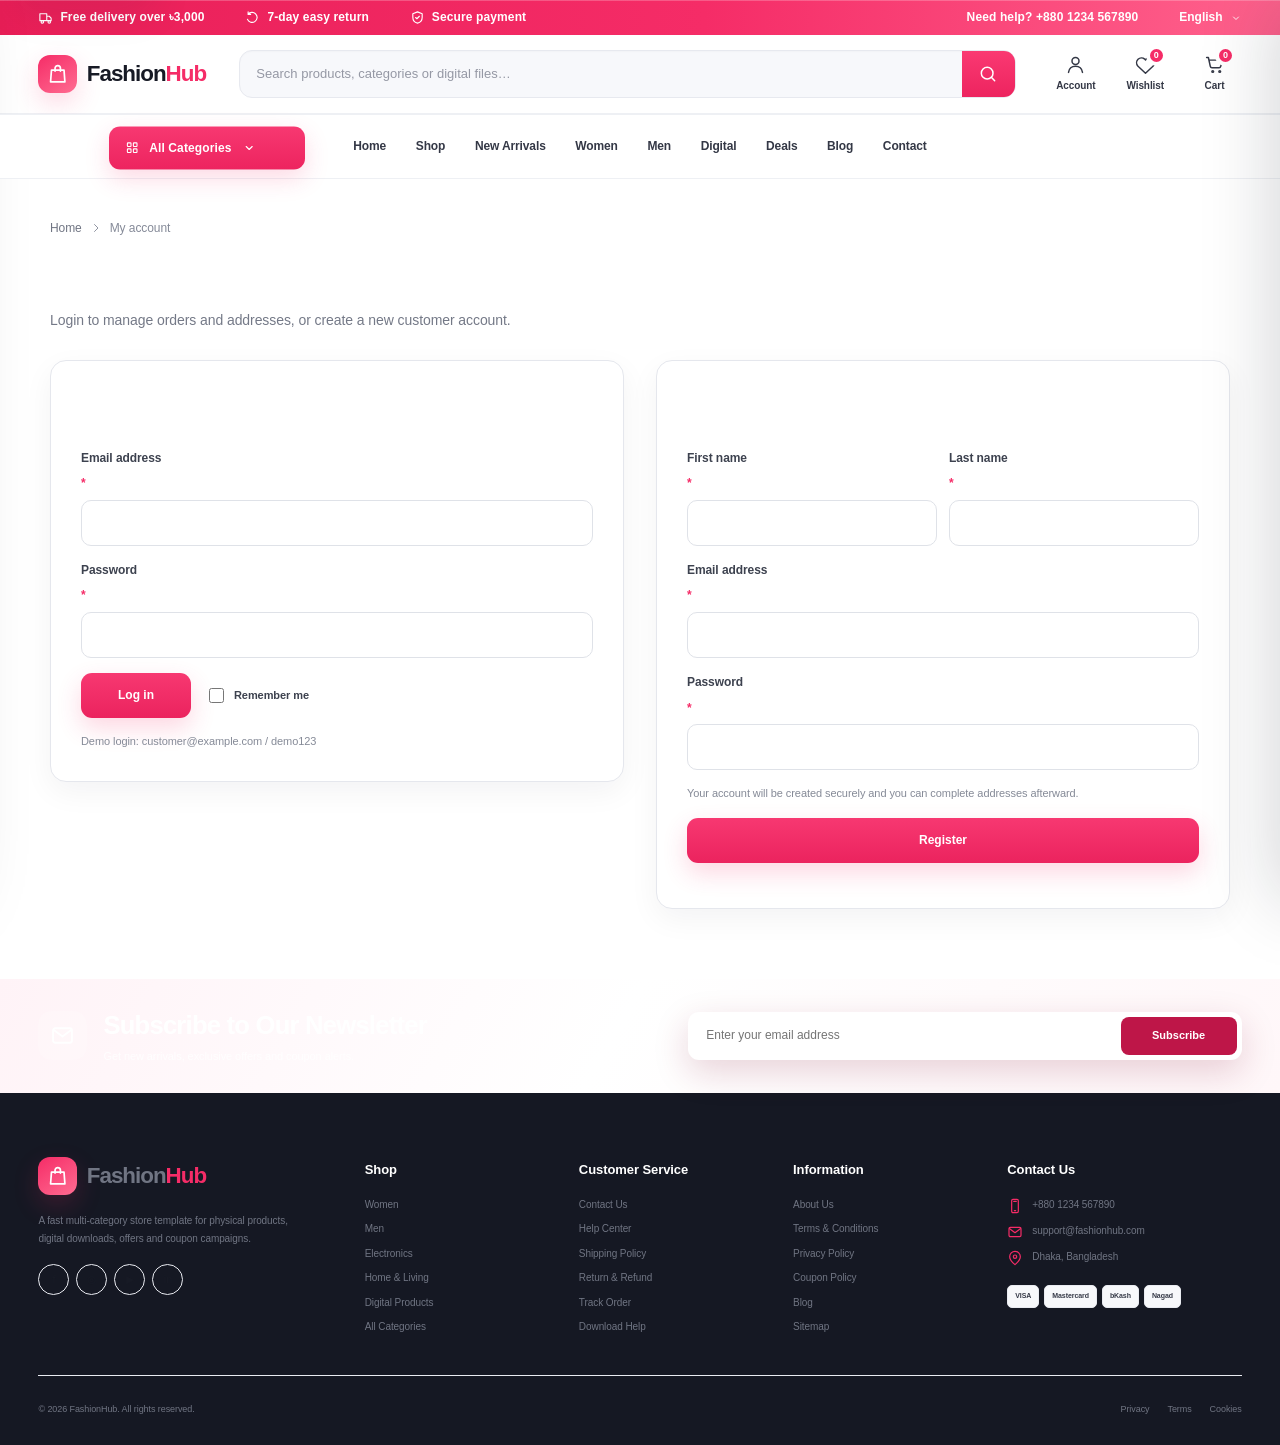
<file: account.html>
<!doctype html><html lang="en"><head><meta charset="utf-8"><meta name="viewport" content="width=device-width,initial-scale=1,viewport-fit=cover"><meta name="theme-color" content="#f52c67"><meta name="description" content="Manage your FashionHub account, orders, downloads and saved products."><title>My Account — FashionHub</title><link rel="icon" type="image/svg+xml" href="assets/images/favicon.svg"><link rel="preload" href="data/home-data.js" as="script"><link rel="preload" href="assets/js/storefront-bootstrap.js?v=0.3.0-dev" as="script"><link rel="stylesheet" href="assets/css/app.css"><link rel="stylesheet" href="assets/css/pages.css"><link rel="stylesheet" href="assets/css/nav-fix.css"><link rel="stylesheet" href="assets/css/sticky-header.css"><link rel="stylesheet" href="assets/css/desktop-category-slider.css"><link rel="stylesheet" href="assets/css/premium.css"><link rel="stylesheet" href="assets/css/product-carousel.css"><link rel="stylesheet" href="assets/css/cart-effects.css"><link rel="stylesheet" href="assets/css/account.css?v=20260907-2"></head><body data-page="account"><main class="page-main" id="main-content"><div class="page-loading" id="pageRoot" aria-live="polite"></div></main><script src="assets/js/config.js"></script><script src="data/home-data.js"></script><script src="assets/js/storefront-bootstrap.js?v=0.3.0-dev"></script></body></html>
</file>
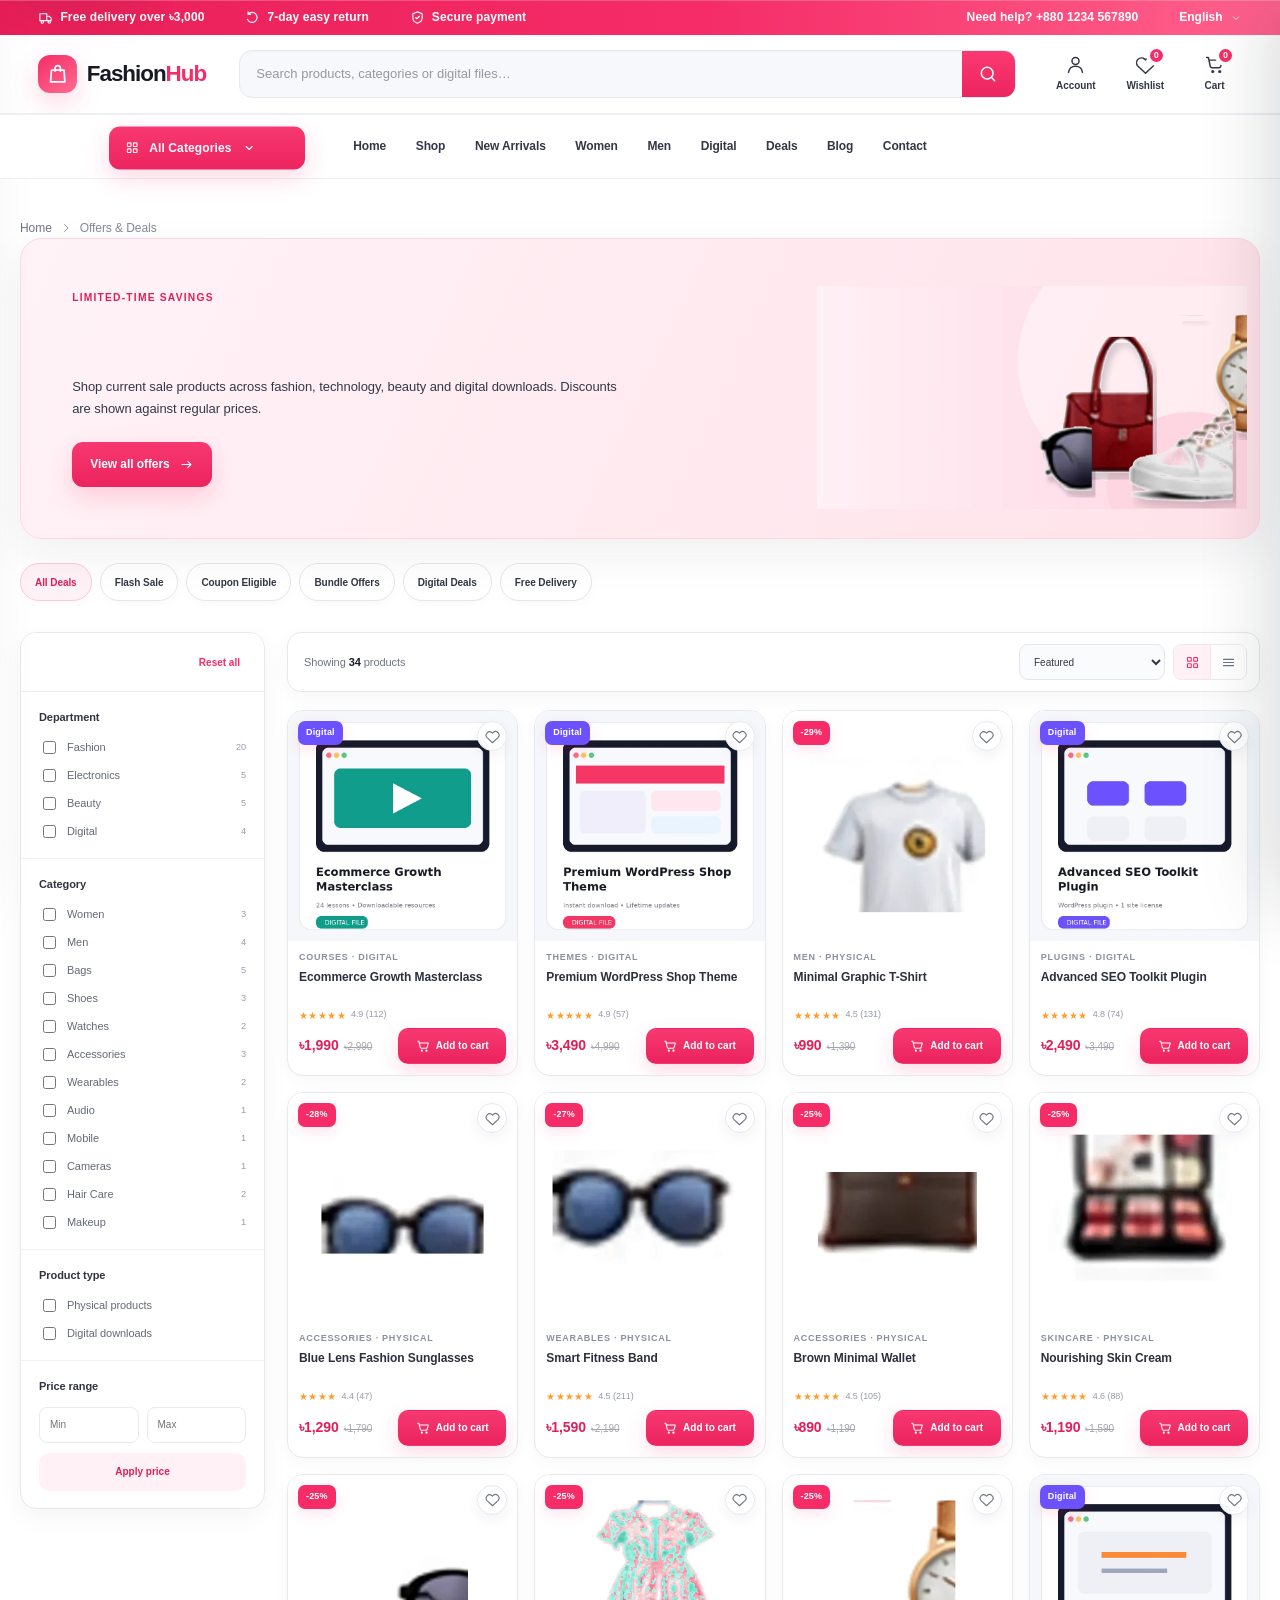
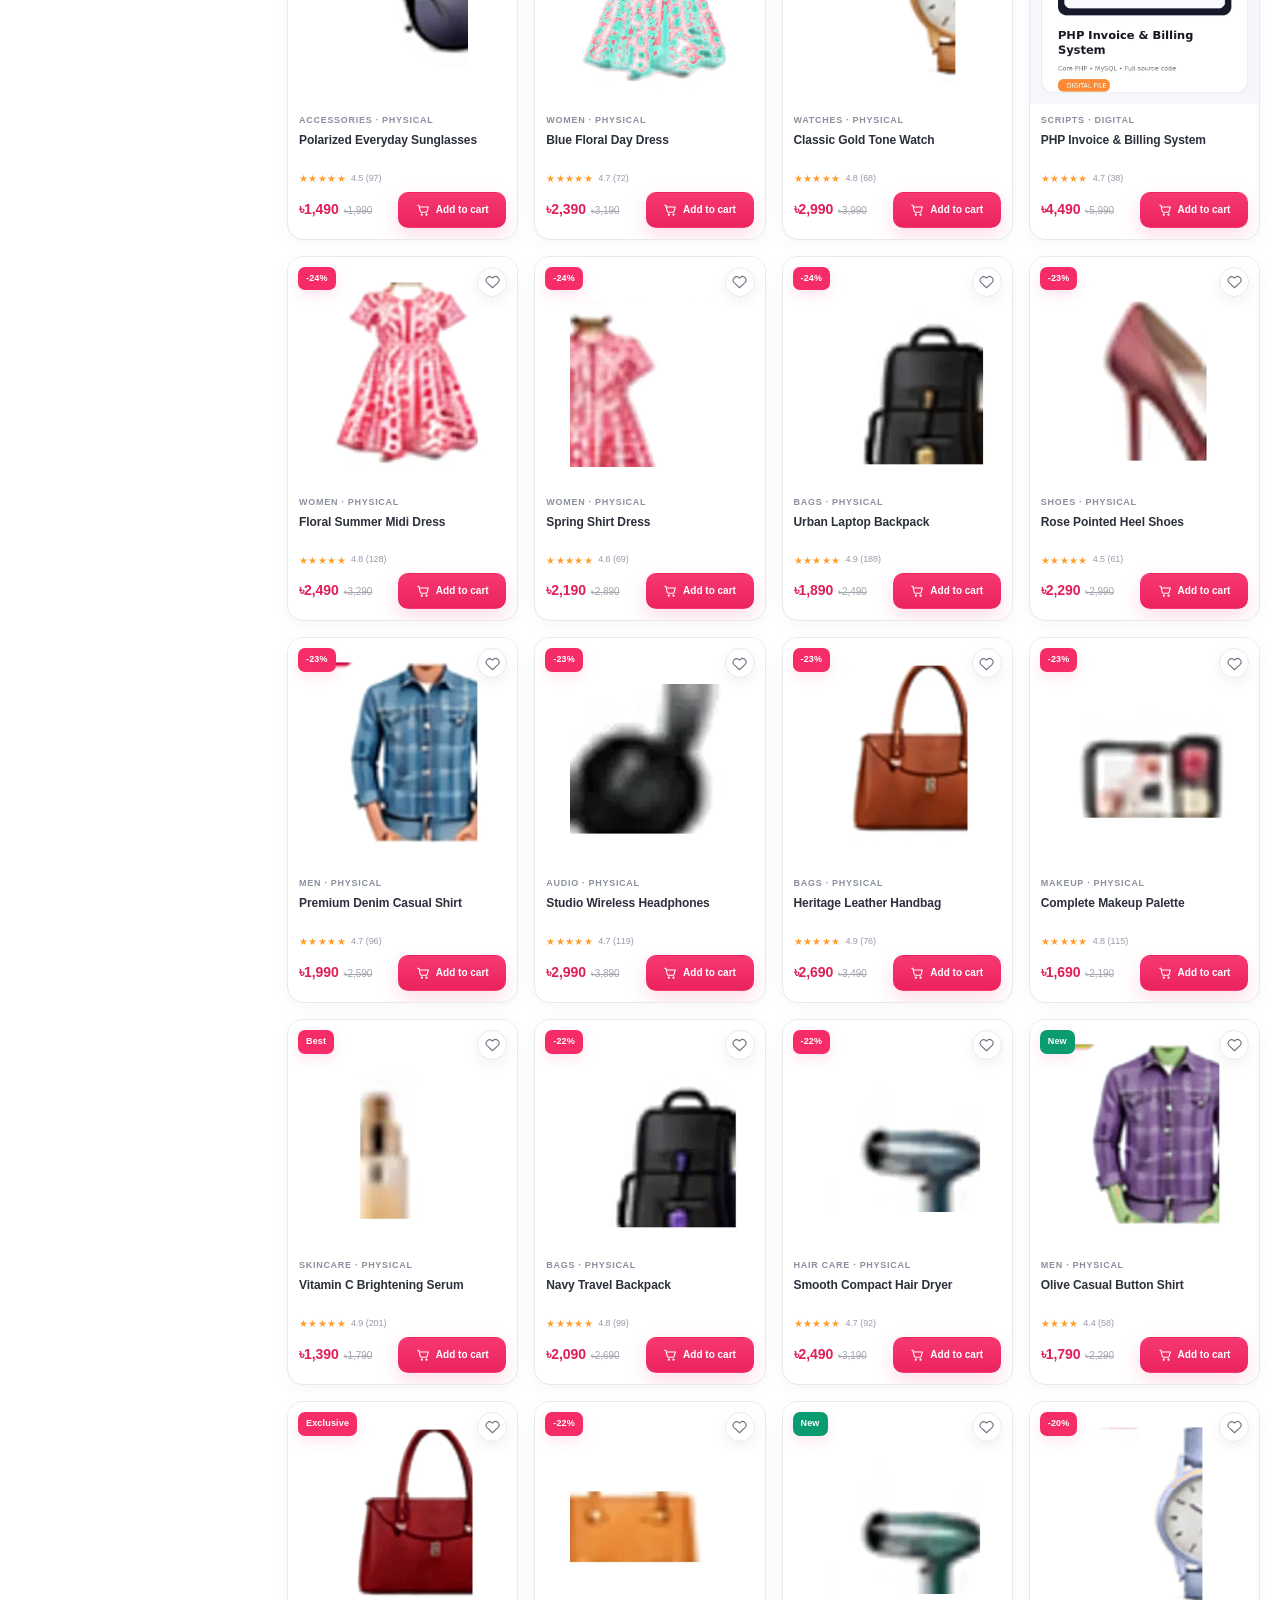
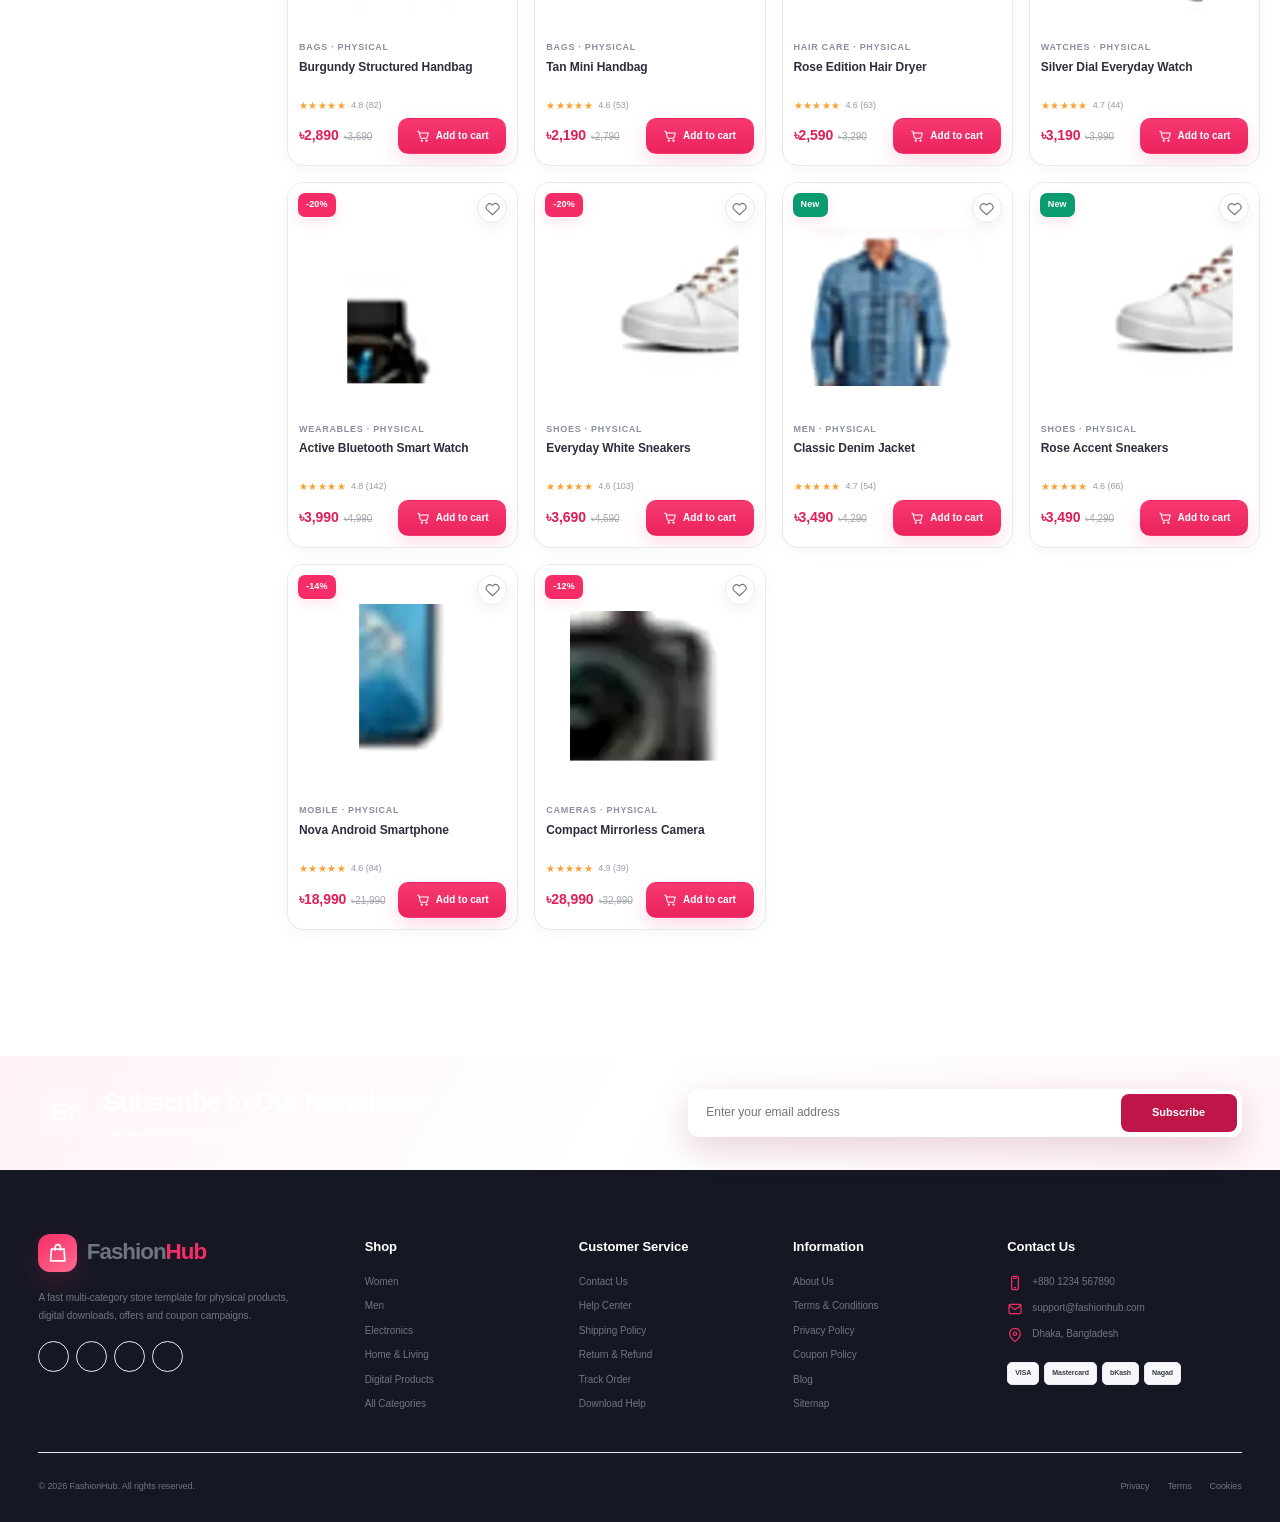
<file: archive.html>
<!doctype html><html lang="en"><head><meta charset="utf-8"><meta name="viewport" content="width=device-width,initial-scale=1,viewport-fit=cover"><meta name="theme-color" content="#f52c67"><meta name="description" content="Browse FashionHub deals, offers and coupon-ready products."><title>Deals & Offers — FashionHub</title><link rel="icon" type="image/svg+xml" href="assets/images/favicon.svg"><link rel="preload" href="data/home-data.js" as="script"><link rel="preload" href="assets/js/storefront-bootstrap.js?v=0.3.0-dev" as="script"><link rel="stylesheet" href="assets/css/app.css"><link rel="stylesheet" href="assets/css/pages.css"><link rel="stylesheet" href="assets/css/nav-fix.css"><link rel="stylesheet" href="assets/css/sticky-header.css"><link rel="stylesheet" href="assets/css/desktop-category-slider.css"><link rel="stylesheet" href="assets/css/premium.css"><link rel="stylesheet" href="assets/css/product-carousel.css"><link rel="stylesheet" href="assets/css/cart-effects.css"></head><body data-page="archive"><main class="page-main" id="main-content"><div class="page-loading" id="pageRoot" aria-live="polite"></div></main><script src="assets/js/config.js"></script><script src="data/home-data.js"></script><script src="assets/js/storefront-bootstrap.js?v=0.3.0-dev"></script></body></html>
</file>
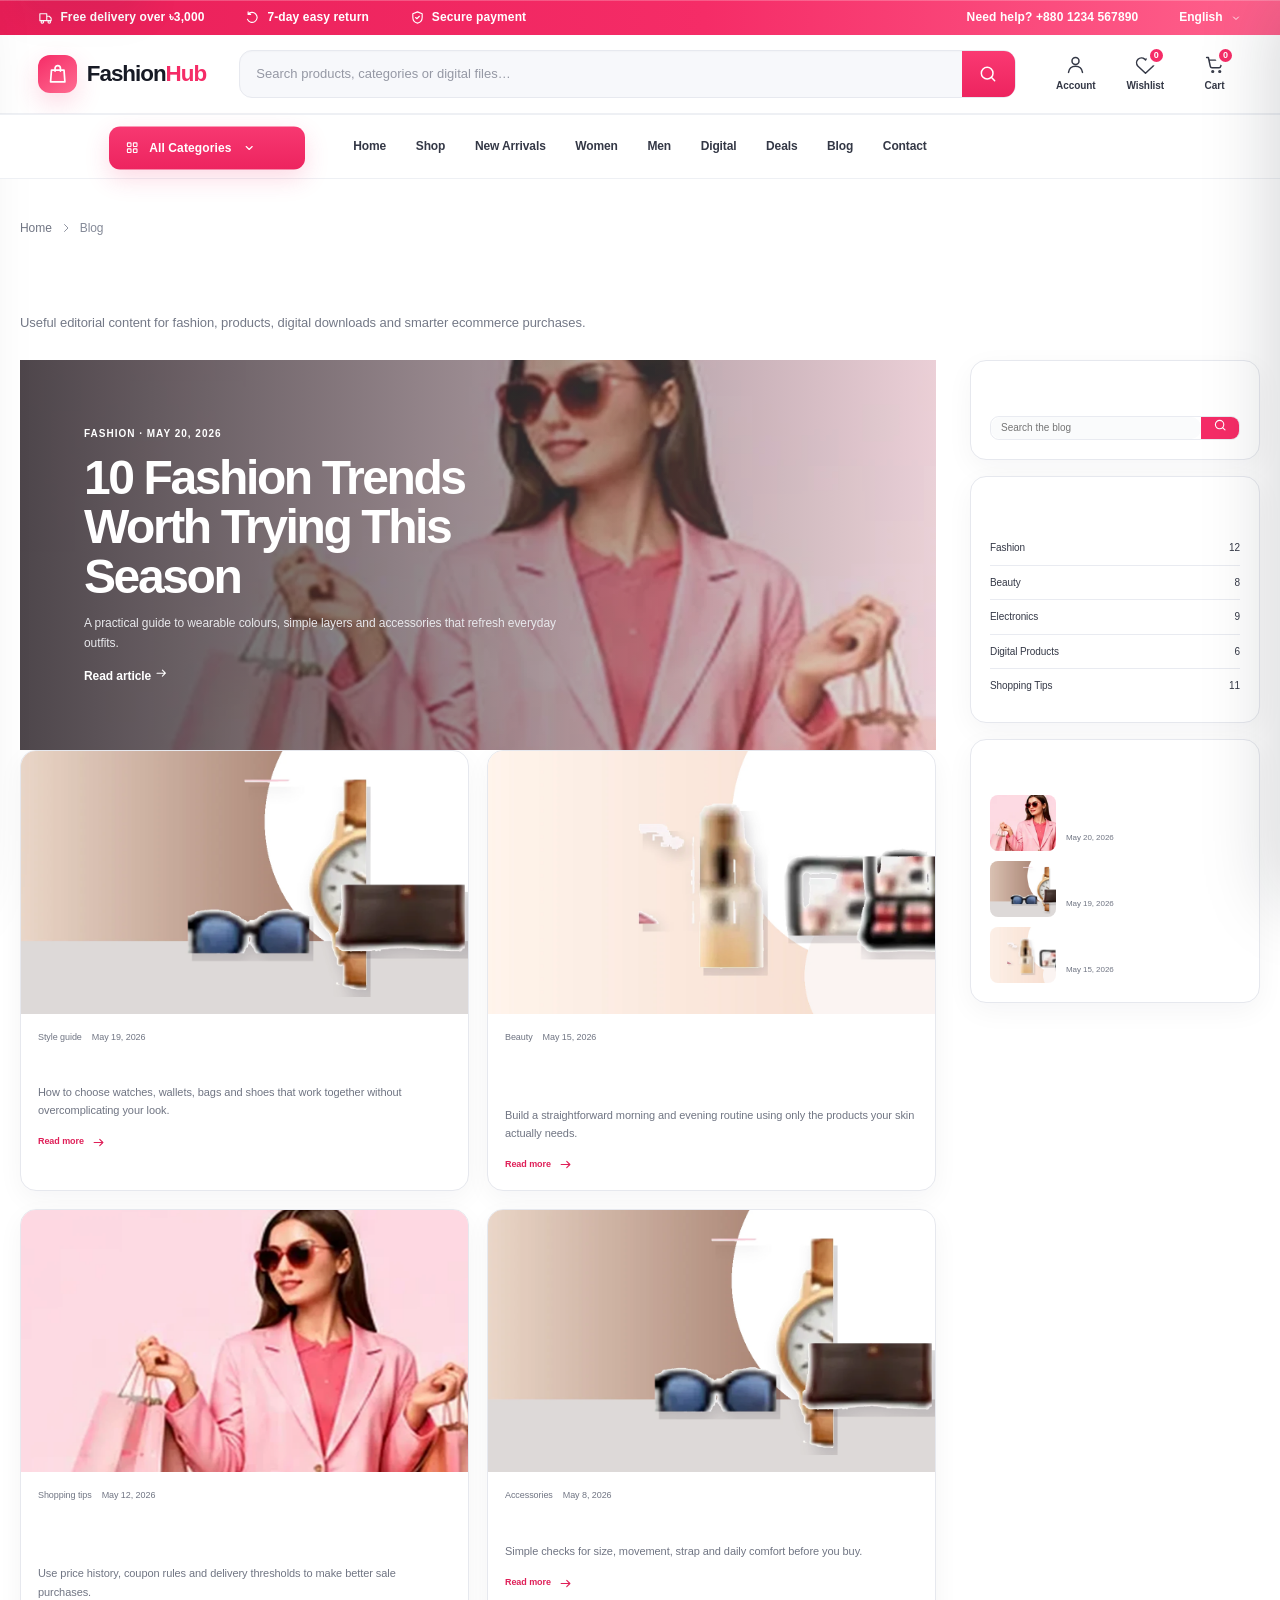
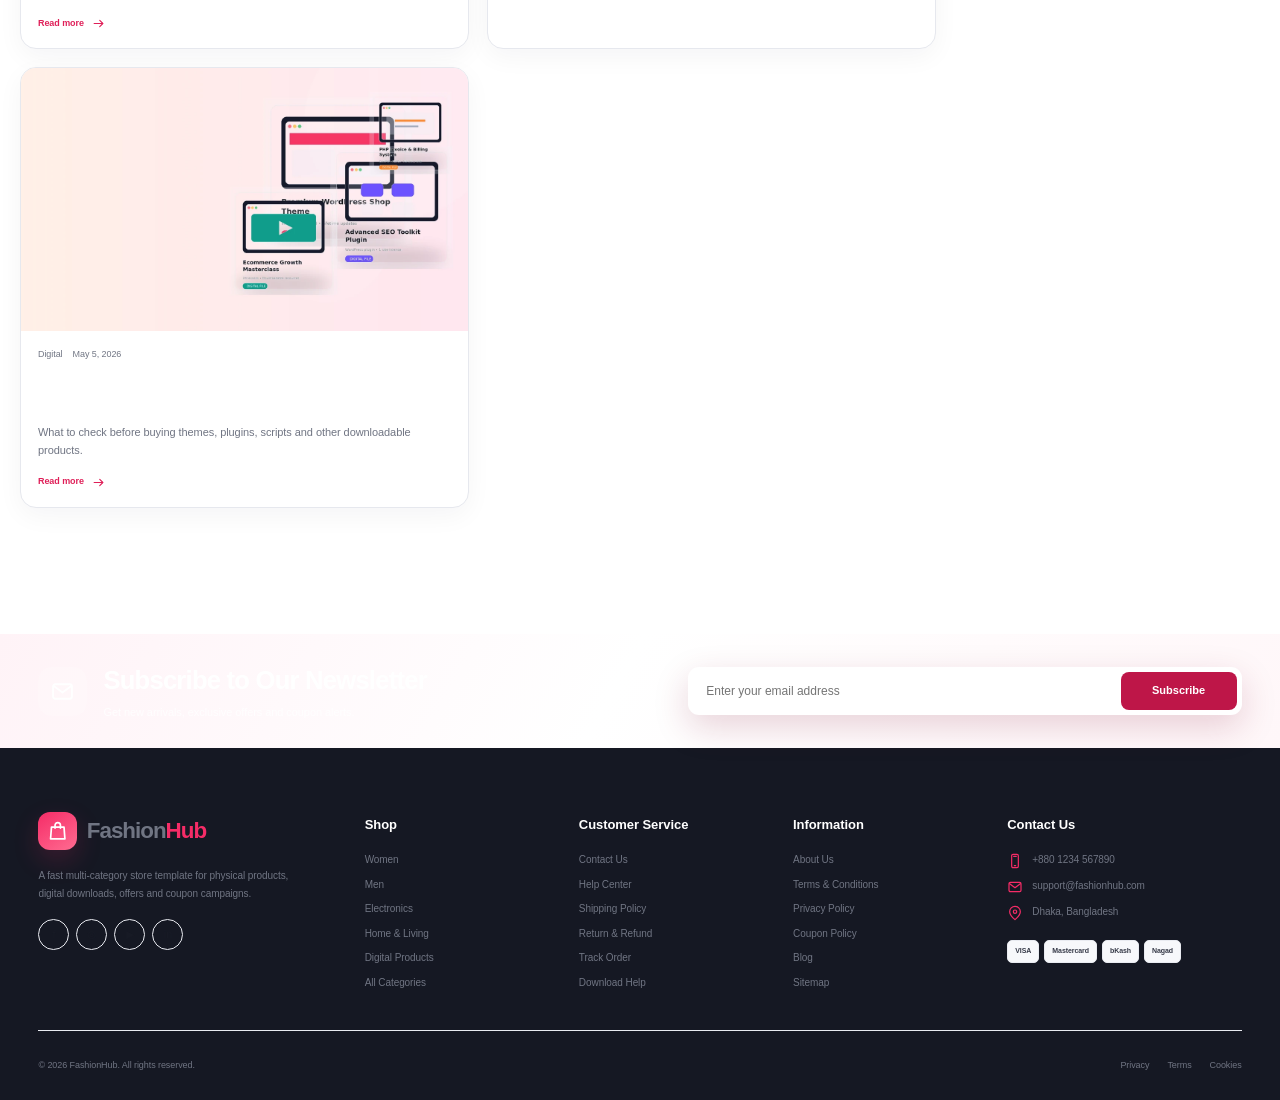
<file: blog.html>
<!doctype html><html lang="en"><head><meta charset="utf-8"><meta name="viewport" content="width=device-width,initial-scale=1,viewport-fit=cover"><meta name="theme-color" content="#f52c67"><meta name="description" content="Read FashionHub shopping guides, product ideas and ecommerce articles."><title>Blog — FashionHub</title><link rel="icon" type="image/svg+xml" href="assets/images/favicon.svg"><link rel="preload" href="data/home-data.js" as="script"><link rel="preload" href="assets/js/storefront-bootstrap.js?v=0.3.0-dev" as="script"><link rel="stylesheet" href="assets/css/app.css"><link rel="stylesheet" href="assets/css/pages.css"><link rel="stylesheet" href="assets/css/nav-fix.css"><link rel="stylesheet" href="assets/css/sticky-header.css"><link rel="stylesheet" href="assets/css/desktop-category-slider.css"><link rel="stylesheet" href="assets/css/premium.css"><link rel="stylesheet" href="assets/css/product-carousel.css"><link rel="stylesheet" href="assets/css/cart-effects.css"></head><body data-page="blog"><main class="page-main" id="main-content"><div class="page-loading" id="pageRoot" aria-live="polite"></div></main><script src="assets/js/config.js"></script><script src="data/home-data.js"></script><script src="assets/js/storefront-bootstrap.js?v=0.3.0-dev"></script></body></html>
</file>
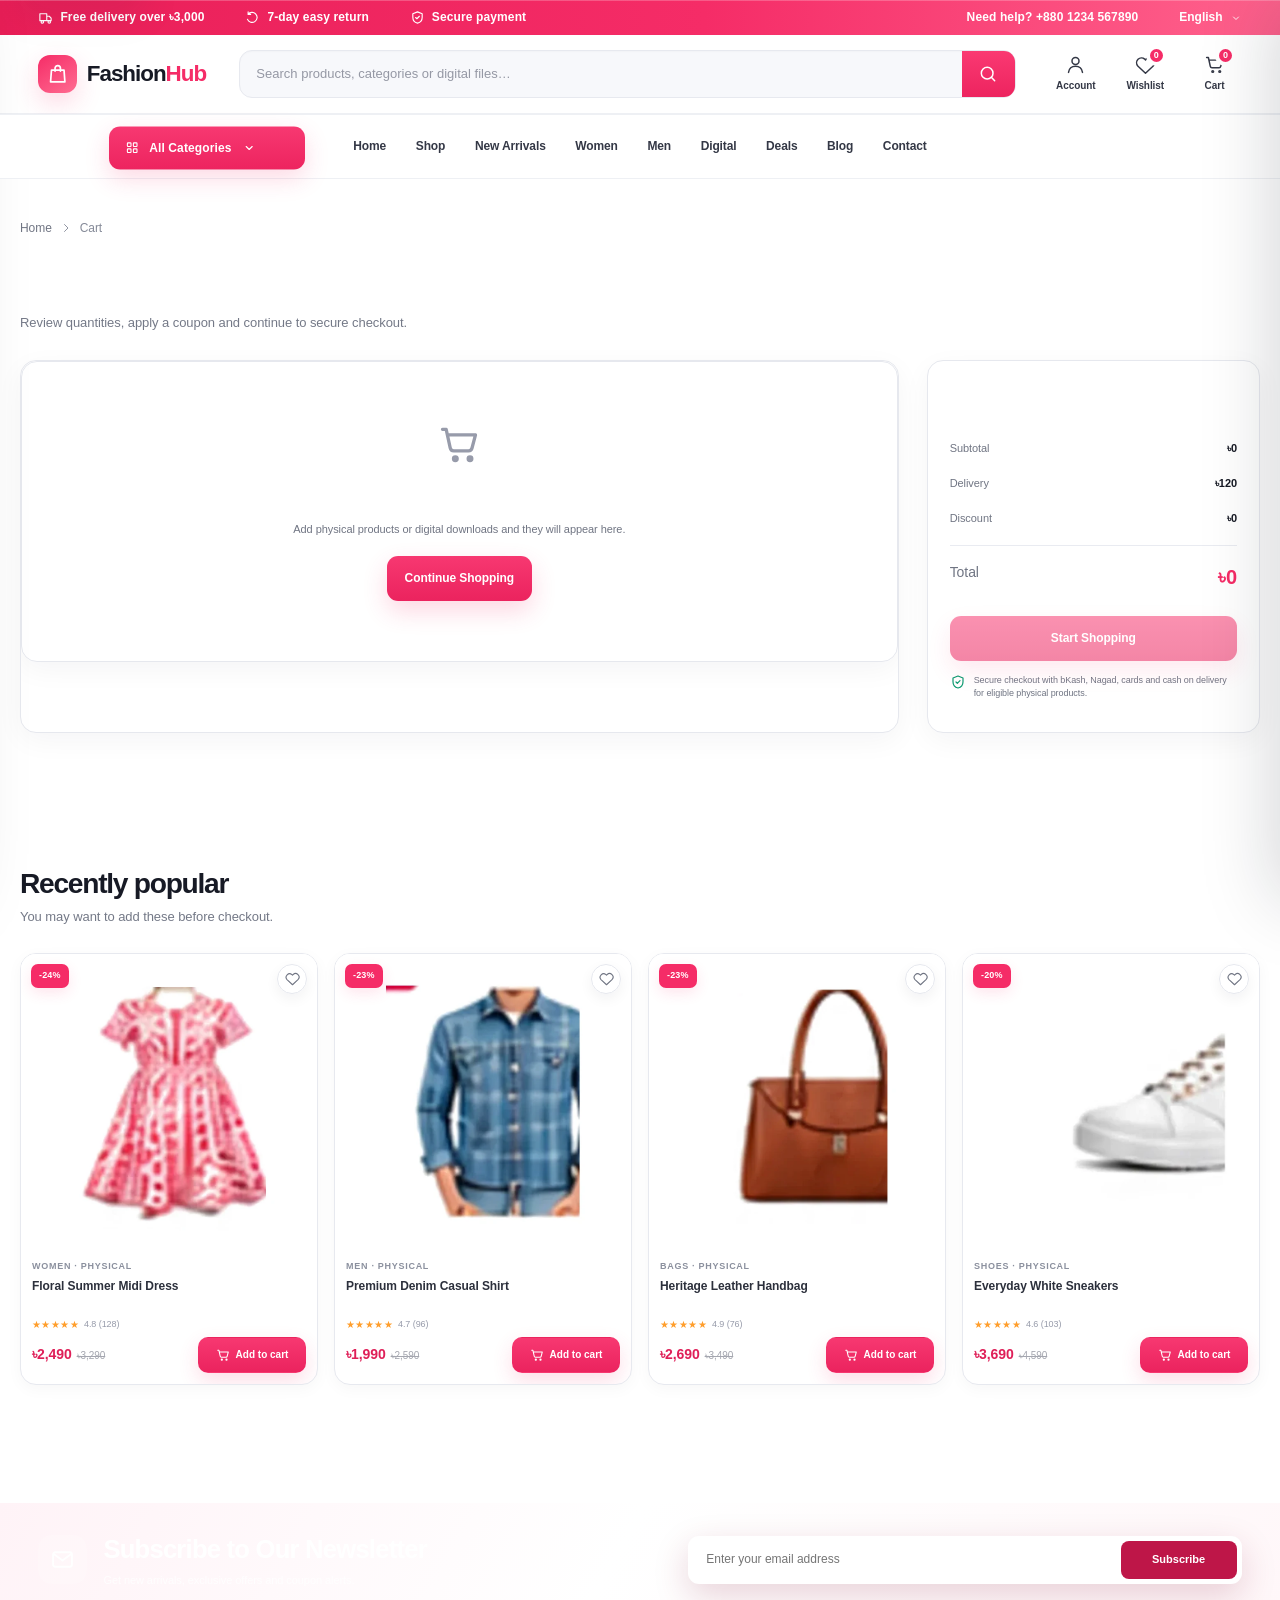
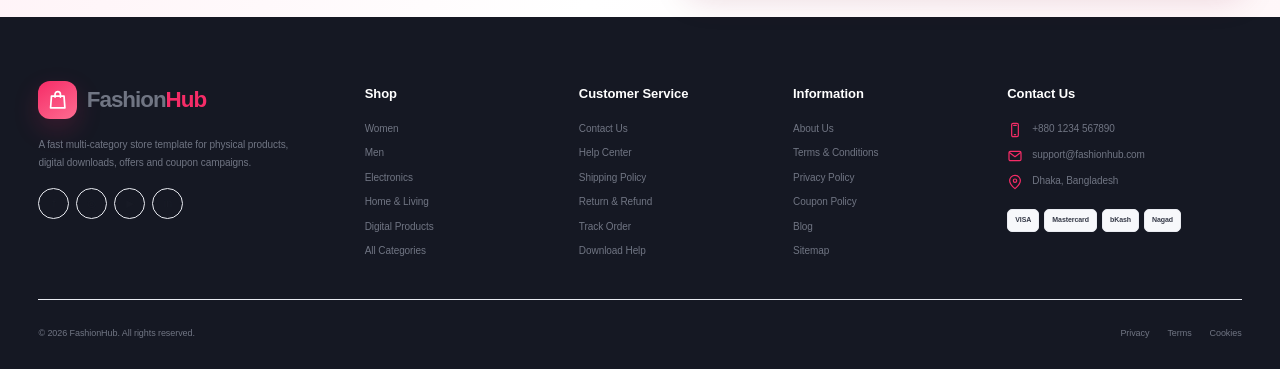
<file: cart.html>
<!doctype html><html lang="en"><head><meta charset="utf-8"><meta name="viewport" content="width=device-width,initial-scale=1,viewport-fit=cover"><meta name="theme-color" content="#f52c67"><meta name="description" content="Review your FashionHub shopping cart and order totals."><title>Shopping Cart — FashionHub</title><link rel="icon" type="image/svg+xml" href="assets/images/favicon.svg"><link rel="preload" href="data/home-data.js" as="script"><link rel="preload" href="assets/js/storefront-bootstrap.js?v=0.3.0-dev" as="script"><link rel="stylesheet" href="assets/css/app.css"><link rel="stylesheet" href="assets/css/pages.css"><link rel="stylesheet" href="assets/css/nav-fix.css"><link rel="stylesheet" href="assets/css/sticky-header.css"><link rel="stylesheet" href="assets/css/desktop-category-slider.css"><link rel="stylesheet" href="assets/css/premium.css"><link rel="stylesheet" href="assets/css/product-carousel.css"><link rel="stylesheet" href="assets/css/cart-effects.css"></head><body data-page="cart"><main class="page-main" id="main-content"><div class="page-loading" id="pageRoot" aria-live="polite"></div></main><script src="assets/js/config.js"></script><script src="data/home-data.js"></script><script src="assets/js/storefront-bootstrap.js?v=0.3.0-dev"></script></body></html>
</file>
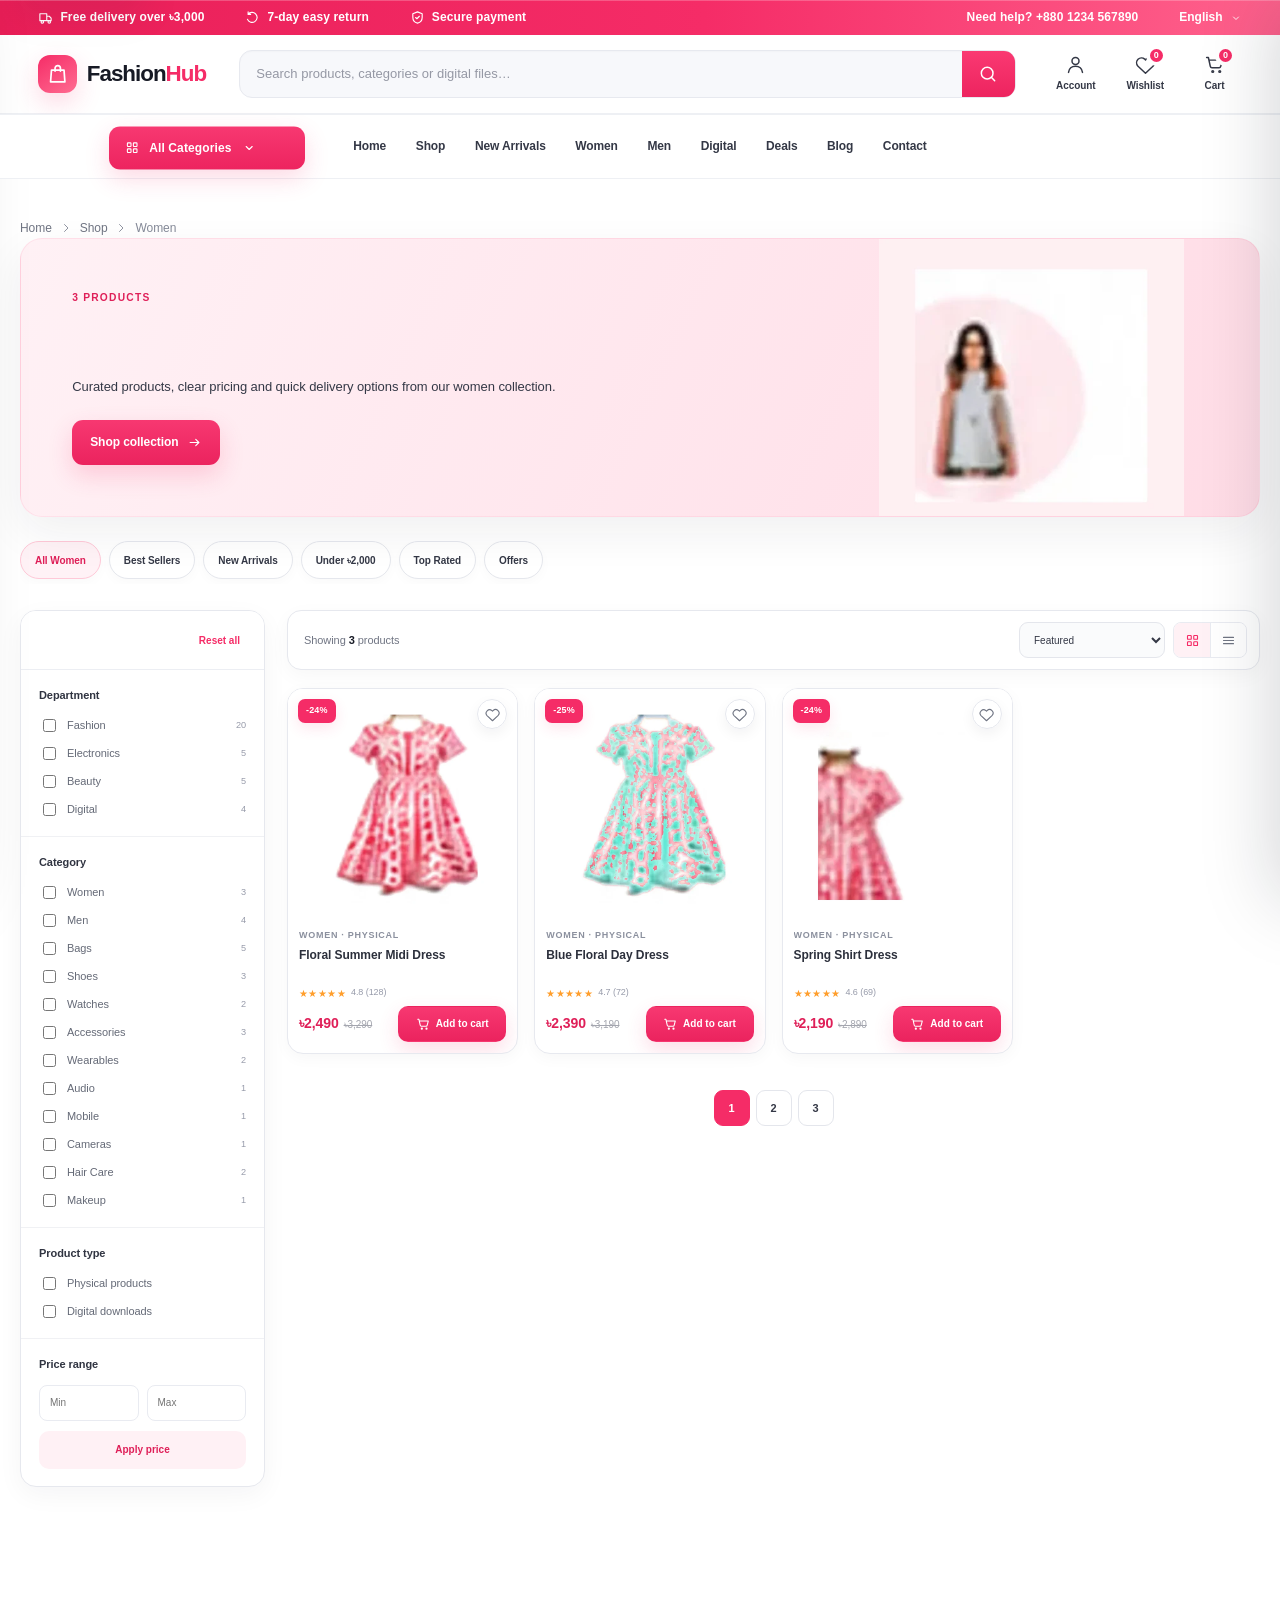
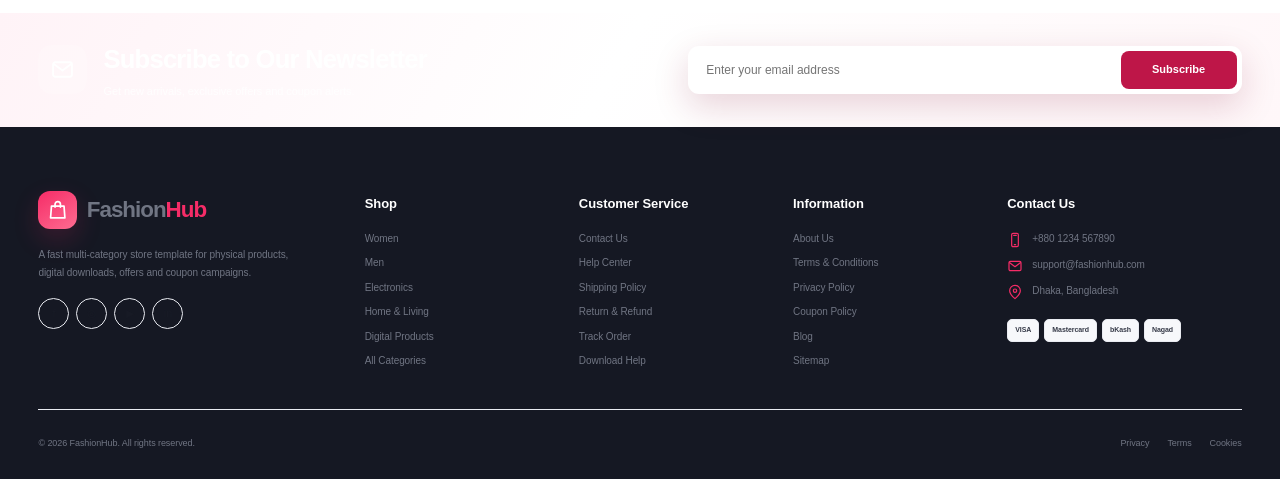
<file: category.html>
<!doctype html><html lang="en"><head><meta charset="utf-8"><meta name="viewport" content="width=device-width,initial-scale=1,viewport-fit=cover"><meta name="theme-color" content="#f52c67"><meta name="description" content="Shop FashionHub products by category."><title>Product Category — FashionHub</title><link rel="icon" type="image/svg+xml" href="assets/images/favicon.svg"><link rel="preload" href="data/home-data.js" as="script"><link rel="preload" href="assets/js/storefront-bootstrap.js?v=0.3.0-dev" as="script"><link rel="stylesheet" href="assets/css/app.css"><link rel="stylesheet" href="assets/css/pages.css"><link rel="stylesheet" href="assets/css/nav-fix.css"><link rel="stylesheet" href="assets/css/sticky-header.css"><link rel="stylesheet" href="assets/css/desktop-category-slider.css"><link rel="stylesheet" href="assets/css/premium.css"><link rel="stylesheet" href="assets/css/product-carousel.css"><link rel="stylesheet" href="assets/css/cart-effects.css"></head><body data-page="category"><main class="page-main" id="main-content"><div class="page-loading" id="pageRoot" aria-live="polite"></div></main><script src="assets/js/config.js"></script><script src="data/home-data.js"></script><script src="assets/js/storefront-bootstrap.js?v=0.3.0-dev"></script></body></html>
</file>
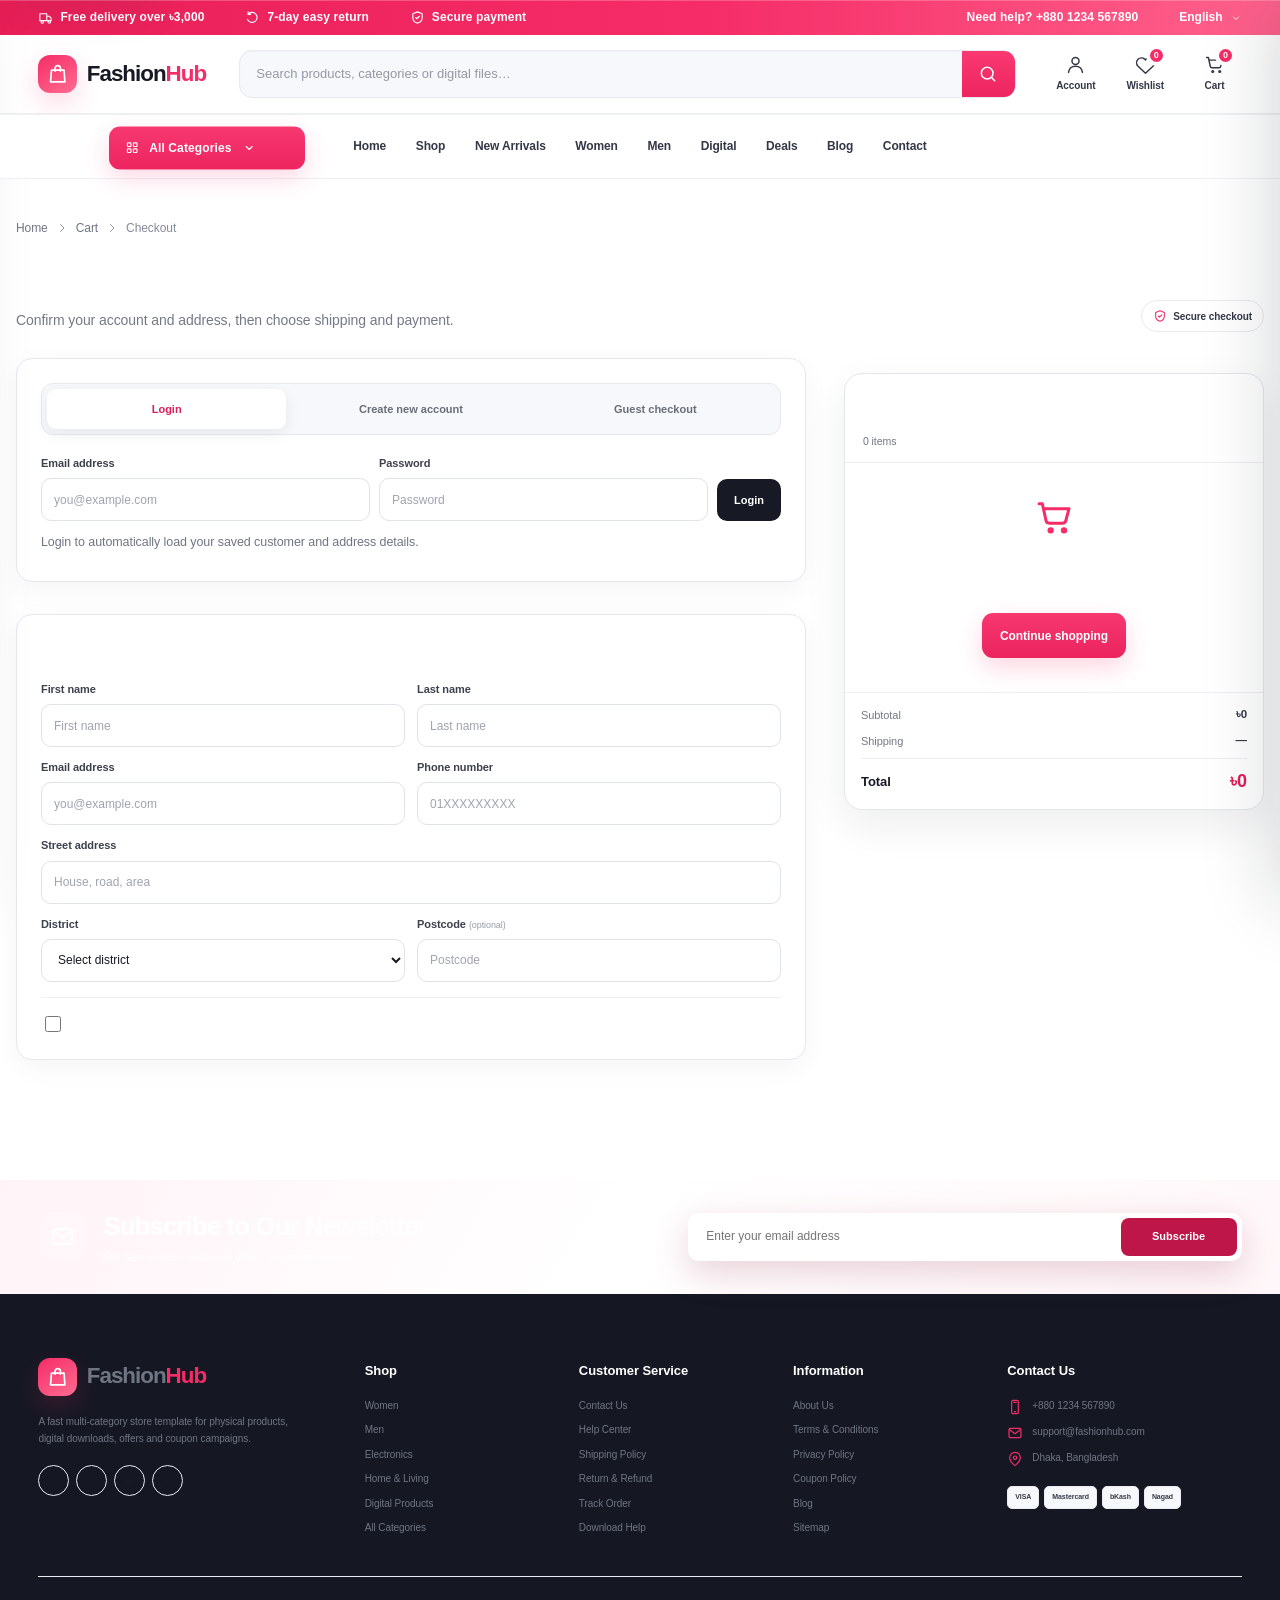
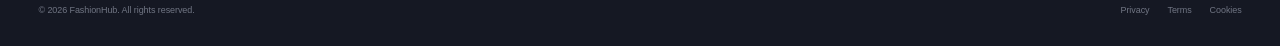
<file: checkout.html>
<!doctype html><html lang="en"><head><meta charset="utf-8"><meta name="viewport" content="width=device-width,initial-scale=1,viewport-fit=cover"><meta name="theme-color" content="#f52c67"><meta name="description" content="Complete your FashionHub order with a clear secure checkout."><title>Secure Checkout — FashionHub</title><link rel="icon" type="image/svg+xml" href="assets/images/favicon.svg"><link rel="preload" href="data/home-data.js" as="script"><link rel="preload" href="assets/js/storefront-bootstrap.js?v=0.3.0-dev" as="script"><link rel="stylesheet" href="assets/css/app.css"><link rel="stylesheet" href="assets/css/pages.css"><link rel="stylesheet" href="assets/css/nav-fix.css"><link rel="stylesheet" href="assets/css/sticky-header.css"><link rel="stylesheet" href="assets/css/desktop-category-slider.css"><link rel="stylesheet" href="assets/css/premium.css"><link rel="stylesheet" href="assets/css/product-carousel.css"><link rel="stylesheet" href="assets/css/cart-effects.css"><link rel="stylesheet" href="assets/css/checkout.css?v=20260907-4"><link rel="stylesheet" href="assets/css/checkout-session.css?v=20260907-4"></head><body data-page="checkout"><main class="page-main" id="main-content"><div class="page-loading" id="pageRoot" aria-live="polite"></div></main><script src="assets/js/config.js"></script><script src="data/home-data.js"></script><script src="assets/js/storefront-bootstrap.js?v=0.3.0-dev"></script></body></html>
</file>
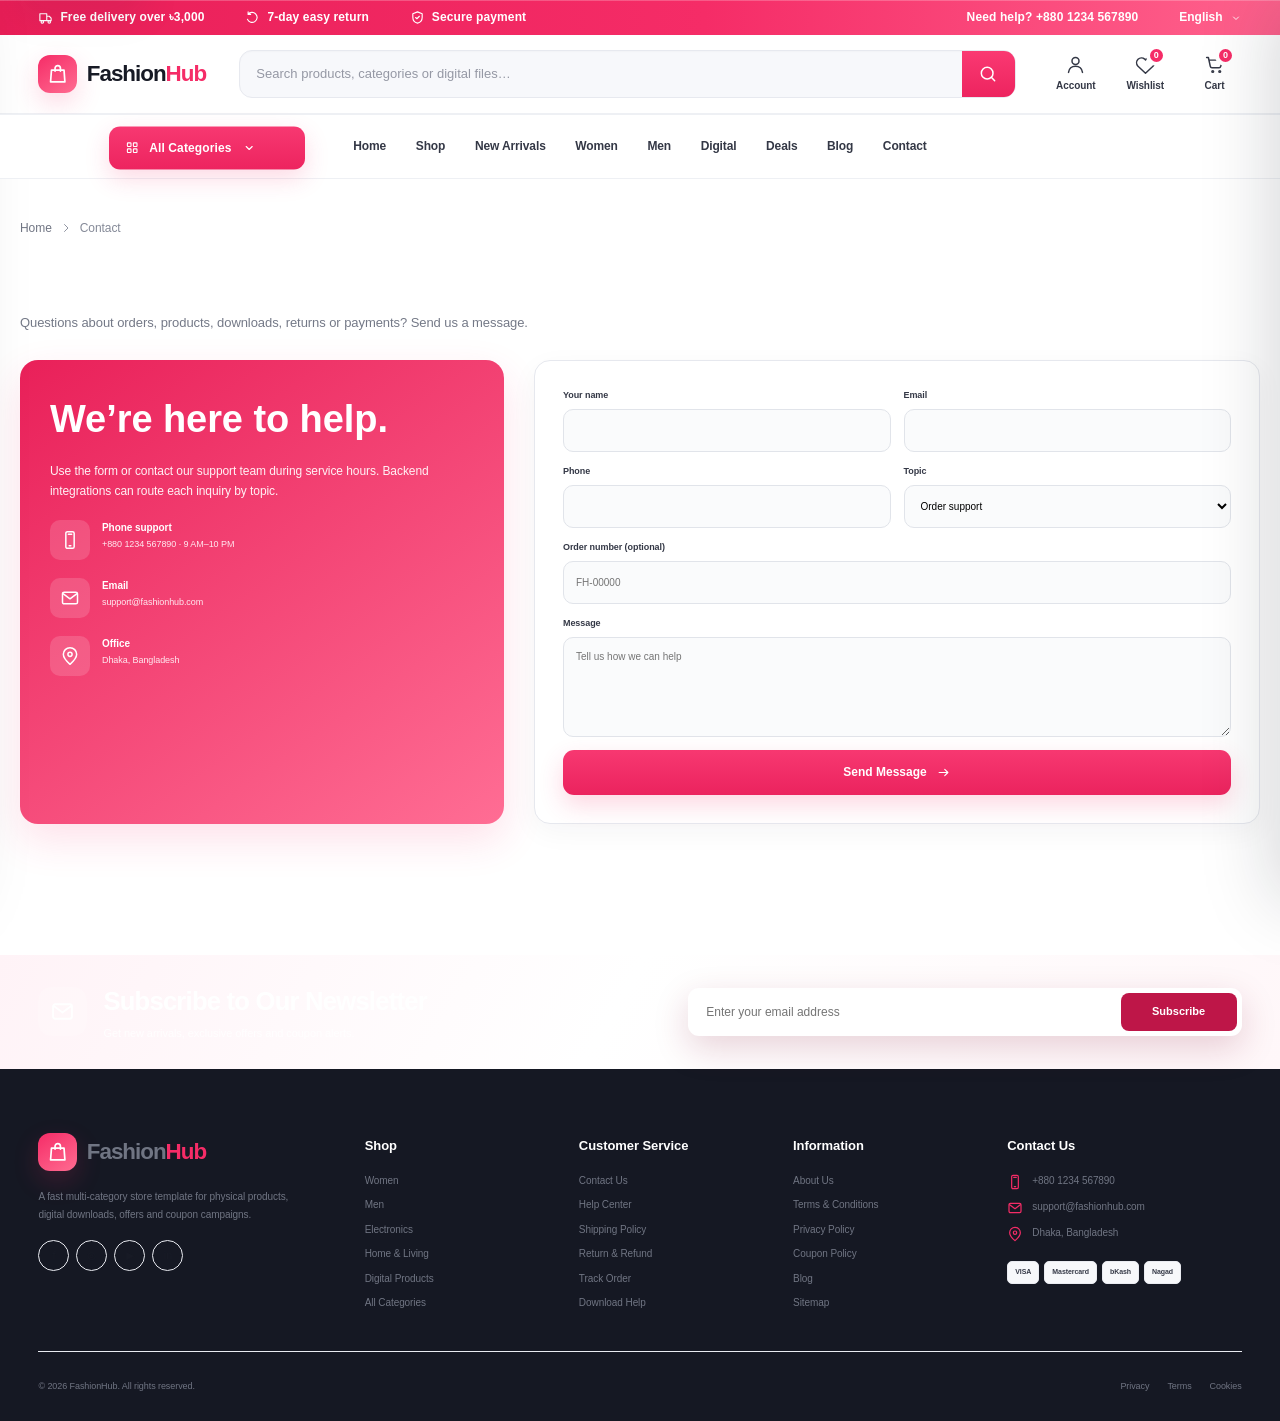
<file: contact.html>
<!doctype html><html lang="en"><head><meta charset="utf-8"><meta name="viewport" content="width=device-width,initial-scale=1,viewport-fit=cover"><meta name="theme-color" content="#f52c67"><meta name="description" content="Contact FashionHub for order, product, payment and download support."><title>Contact Us — FashionHub</title><link rel="icon" type="image/svg+xml" href="assets/images/favicon.svg"><link rel="preload" href="data/home-data.js" as="script"><link rel="preload" href="assets/js/storefront-bootstrap.js?v=0.3.0-dev" as="script"><link rel="stylesheet" href="assets/css/app.css"><link rel="stylesheet" href="assets/css/pages.css"><link rel="stylesheet" href="assets/css/nav-fix.css"><link rel="stylesheet" href="assets/css/sticky-header.css"><link rel="stylesheet" href="assets/css/desktop-category-slider.css"><link rel="stylesheet" href="assets/css/premium.css"><link rel="stylesheet" href="assets/css/product-carousel.css"><link rel="stylesheet" href="assets/css/cart-effects.css"></head><body data-page="contact"><main class="page-main" id="main-content"><div class="page-loading" id="pageRoot" aria-live="polite"></div></main><script src="assets/js/config.js"></script><script src="data/home-data.js"></script><script src="assets/js/storefront-bootstrap.js?v=0.3.0-dev"></script></body></html>
</file>
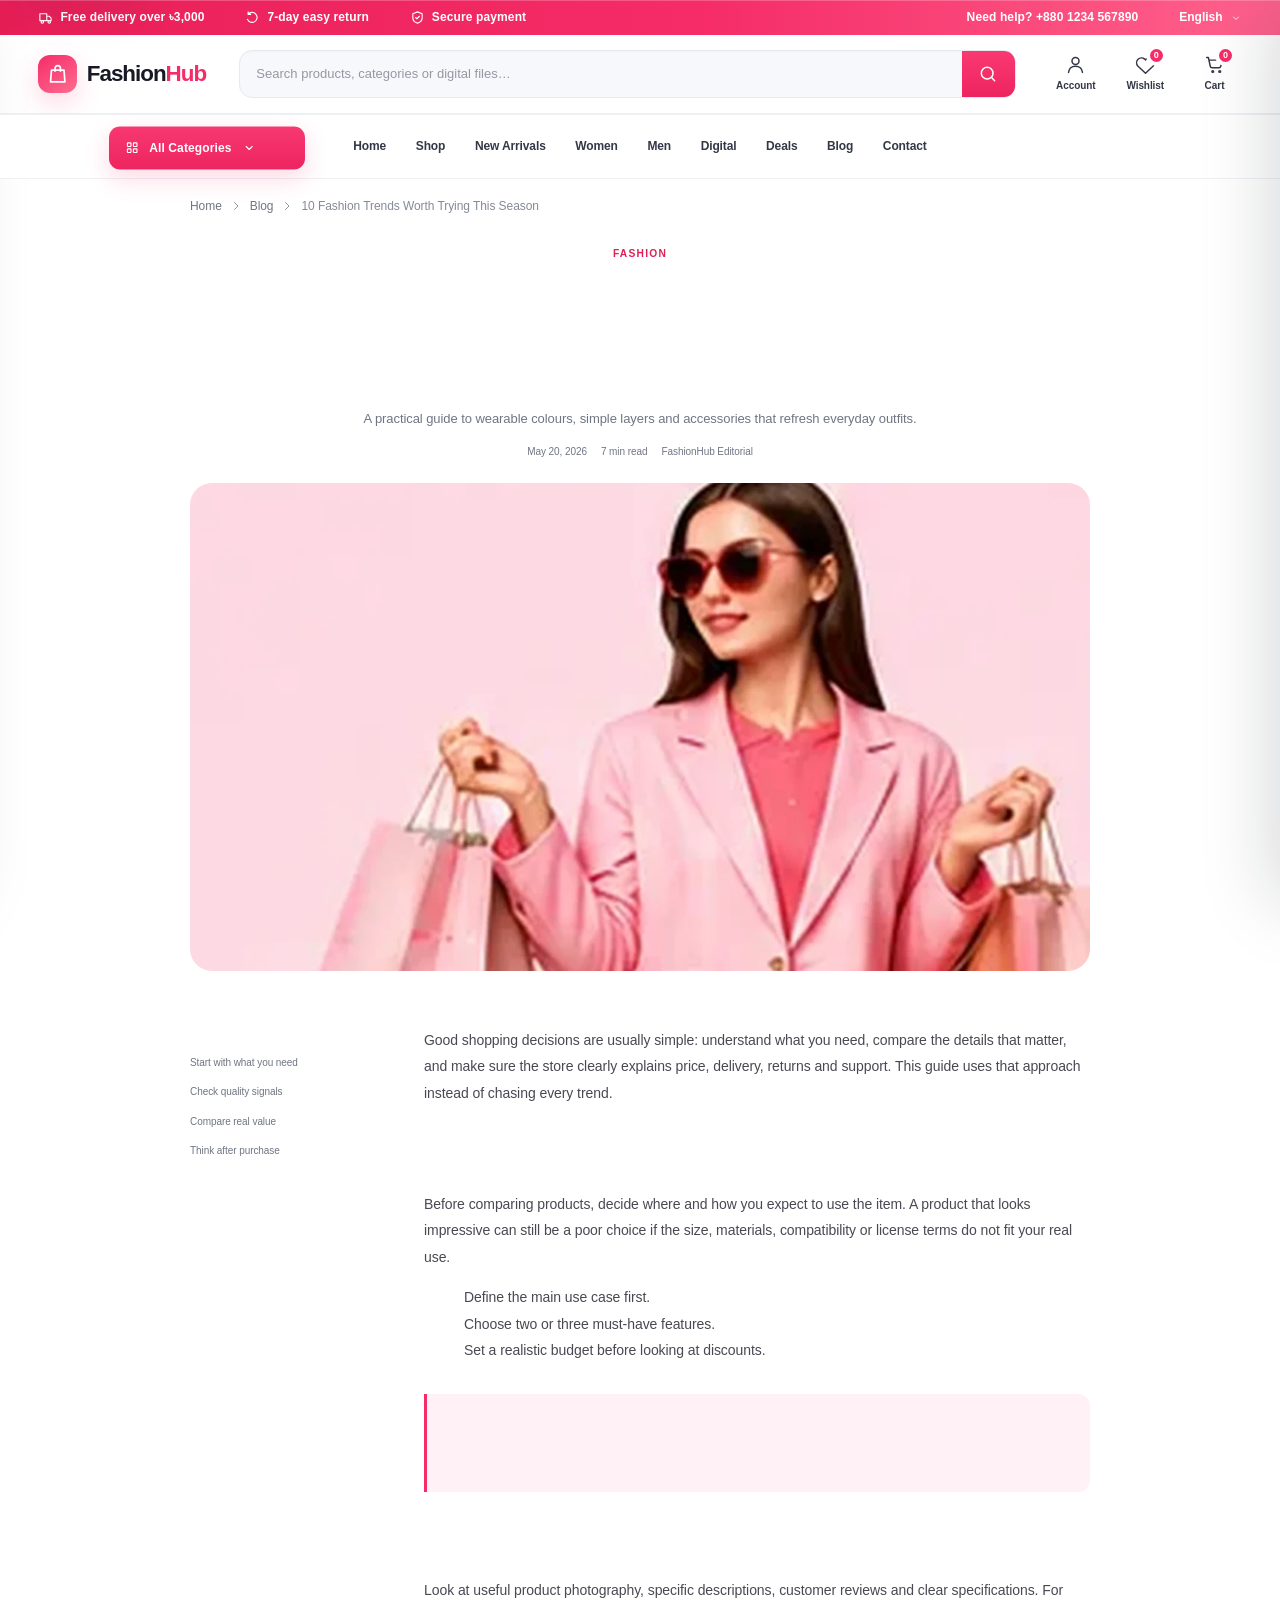
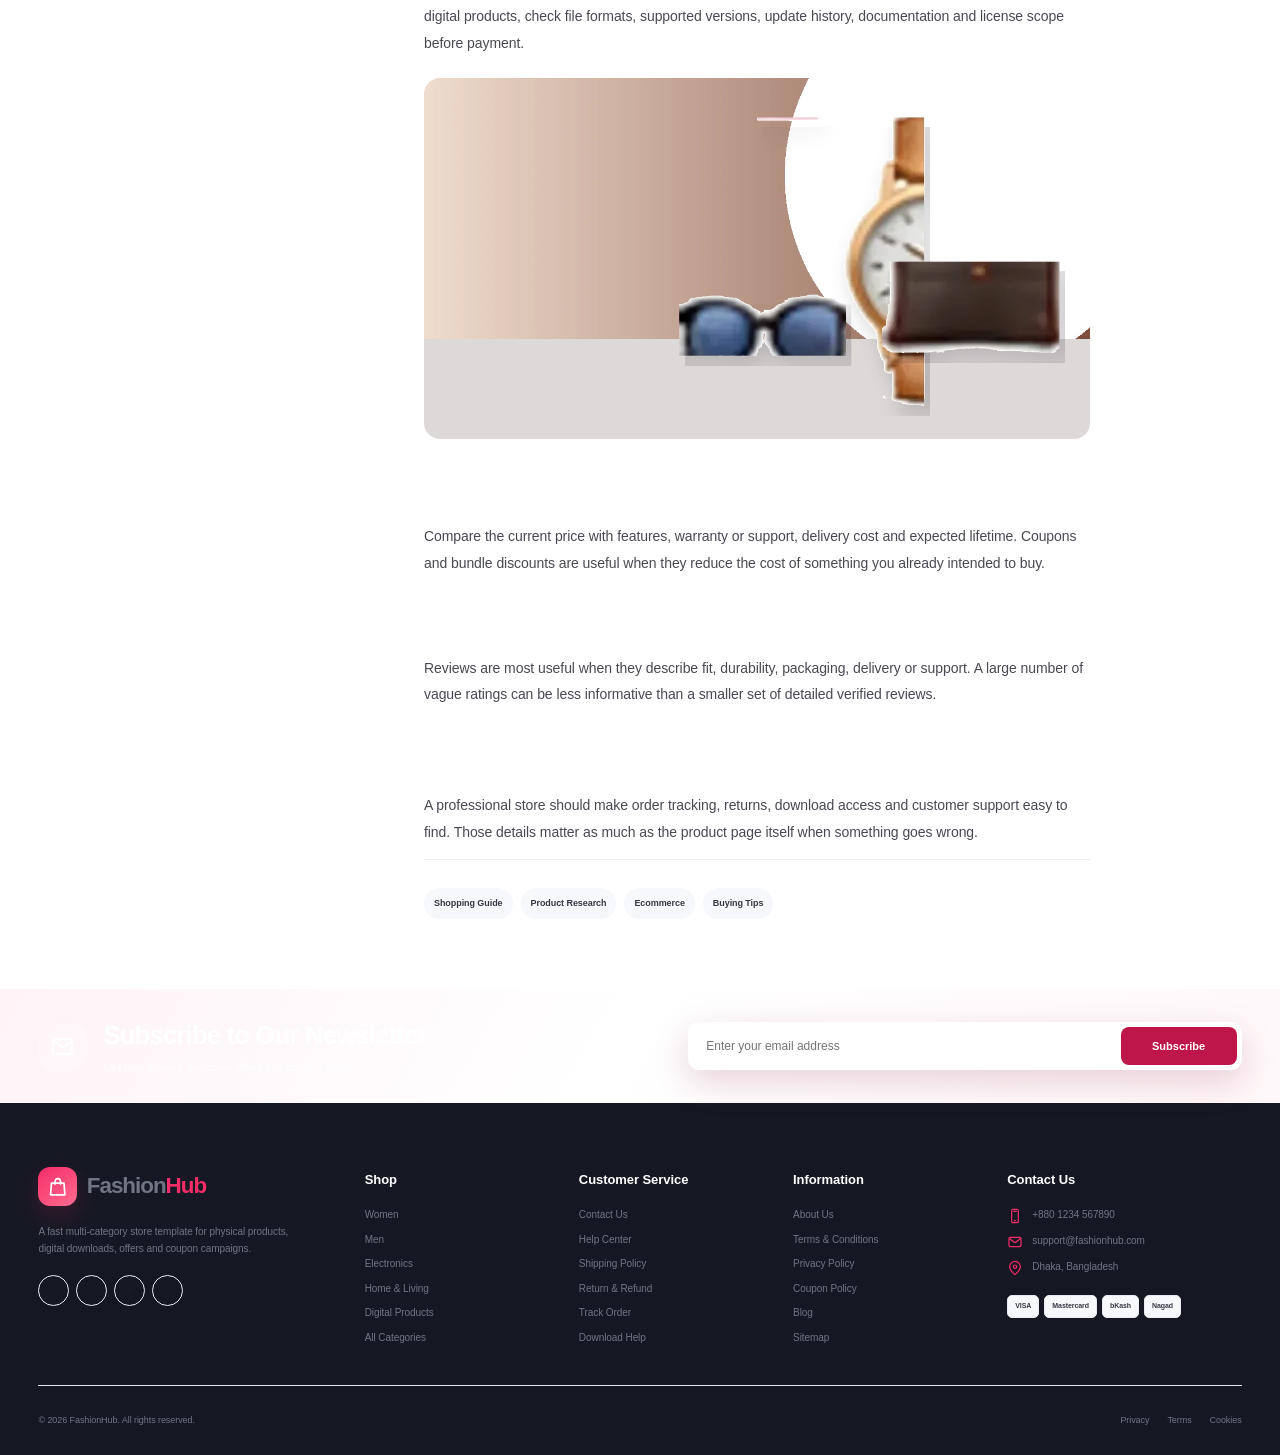
<file: post.html>
<!doctype html><html lang="en"><head><meta charset="utf-8"><meta name="viewport" content="width=device-width,initial-scale=1,viewport-fit=cover"><meta name="theme-color" content="#f52c67"><meta name="description" content="Read practical FashionHub shopping and product guides."><title>Article — FashionHub</title><link rel="icon" type="image/svg+xml" href="assets/images/favicon.svg"><link rel="preload" href="data/home-data.js" as="script"><link rel="preload" href="assets/js/storefront-bootstrap.js?v=0.3.0-dev" as="script"><link rel="stylesheet" href="assets/css/app.css"><link rel="stylesheet" href="assets/css/pages.css"><link rel="stylesheet" href="assets/css/nav-fix.css"><link rel="stylesheet" href="assets/css/sticky-header.css"><link rel="stylesheet" href="assets/css/desktop-category-slider.css"><link rel="stylesheet" href="assets/css/premium.css"><link rel="stylesheet" href="assets/css/product-carousel.css"><link rel="stylesheet" href="assets/css/cart-effects.css"></head><body data-page="post"><main class="page-main" id="main-content"><div class="page-loading" id="pageRoot" aria-live="polite"></div></main><script src="assets/js/config.js"></script><script src="data/home-data.js"></script><script src="assets/js/storefront-bootstrap.js?v=0.3.0-dev"></script></body></html>
</file>
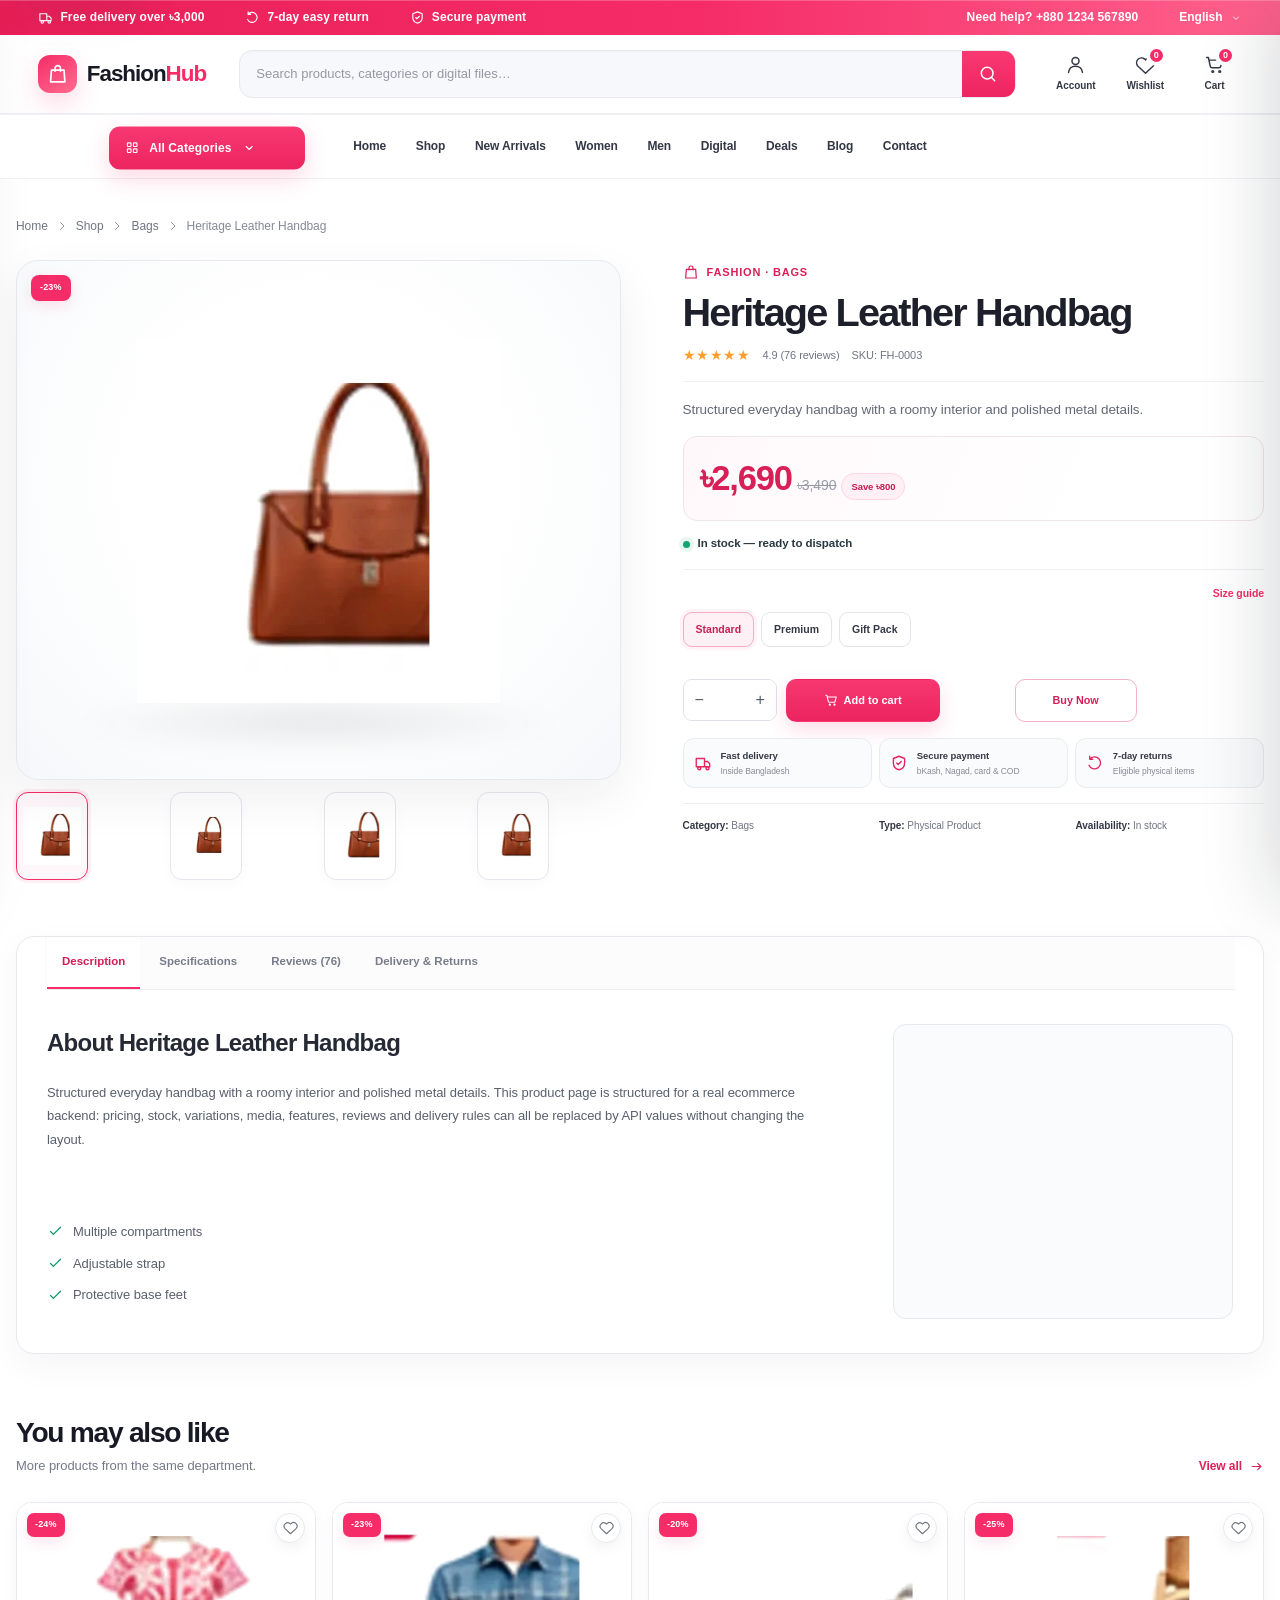
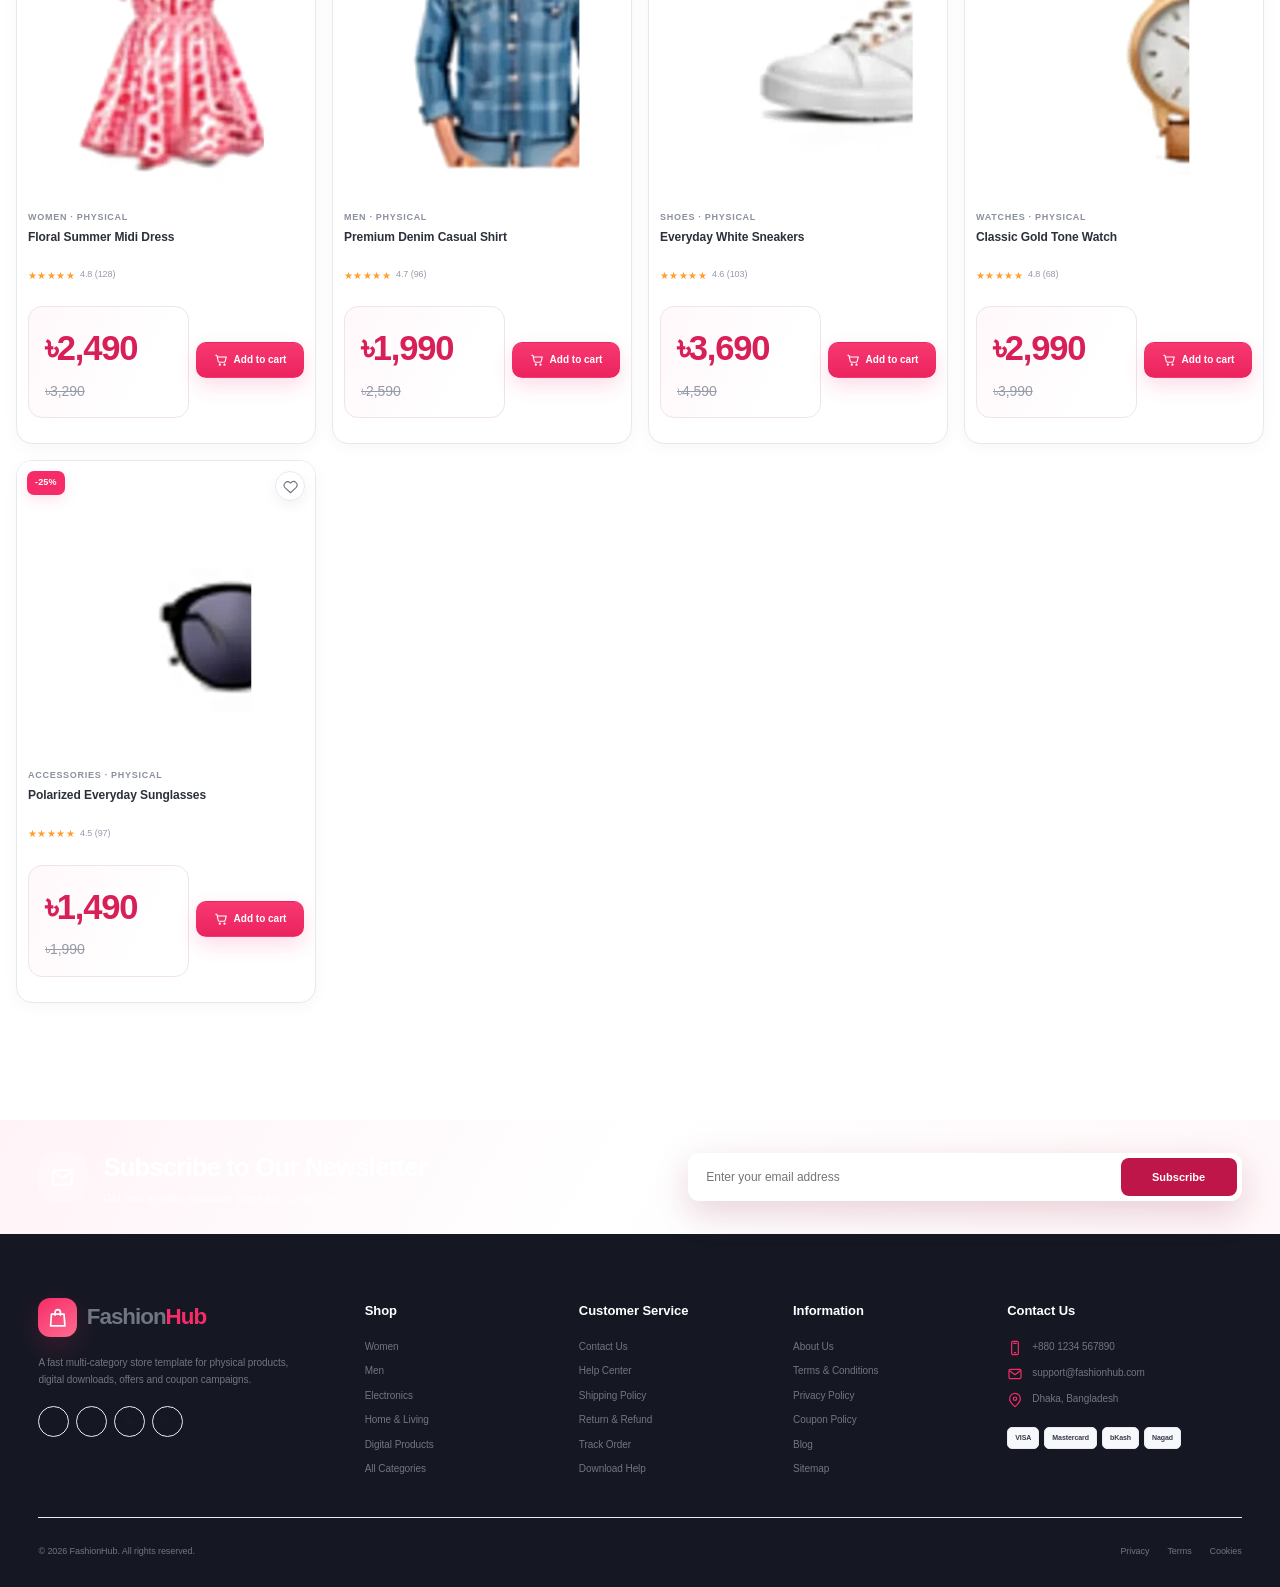
<file: product.html>
<!doctype html><html lang="en"><head><meta charset="utf-8"><meta name="viewport" content="width=device-width,initial-scale=1,viewport-fit=cover"><meta name="theme-color" content="#f52c67"><meta name="description" content="View FashionHub product details, pricing, reviews and purchase options."><title>Product Details — FashionHub</title><link rel="icon" type="image/svg+xml" href="assets/images/favicon.svg"><link rel="preload" href="data/home-data.js" as="script"><link rel="preload" href="assets/js/storefront-bootstrap.js?v=0.3.0-dev" as="script"><link rel="stylesheet" href="assets/css/app.css"><link rel="stylesheet" href="assets/css/pages.css"><link rel="stylesheet" href="assets/css/nav-fix.css"><link rel="stylesheet" href="assets/css/sticky-header.css"><link rel="stylesheet" href="assets/css/desktop-category-slider.css"><link rel="stylesheet" href="assets/css/premium.css"><link rel="stylesheet" href="assets/css/product-carousel.css"><link rel="stylesheet" href="assets/css/cart-effects.css"><link rel="stylesheet" href="assets/css/product-page.css?v=20260907-1"></head><body data-page="product"><main class="page-main" id="main-content"><div class="page-loading" id="pageRoot" aria-live="polite"></div></main><script src="assets/js/config.js"></script><script src="data/home-data.js"></script><script src="assets/js/storefront-bootstrap.js?v=0.3.0-dev"></script></body></html>
</file>
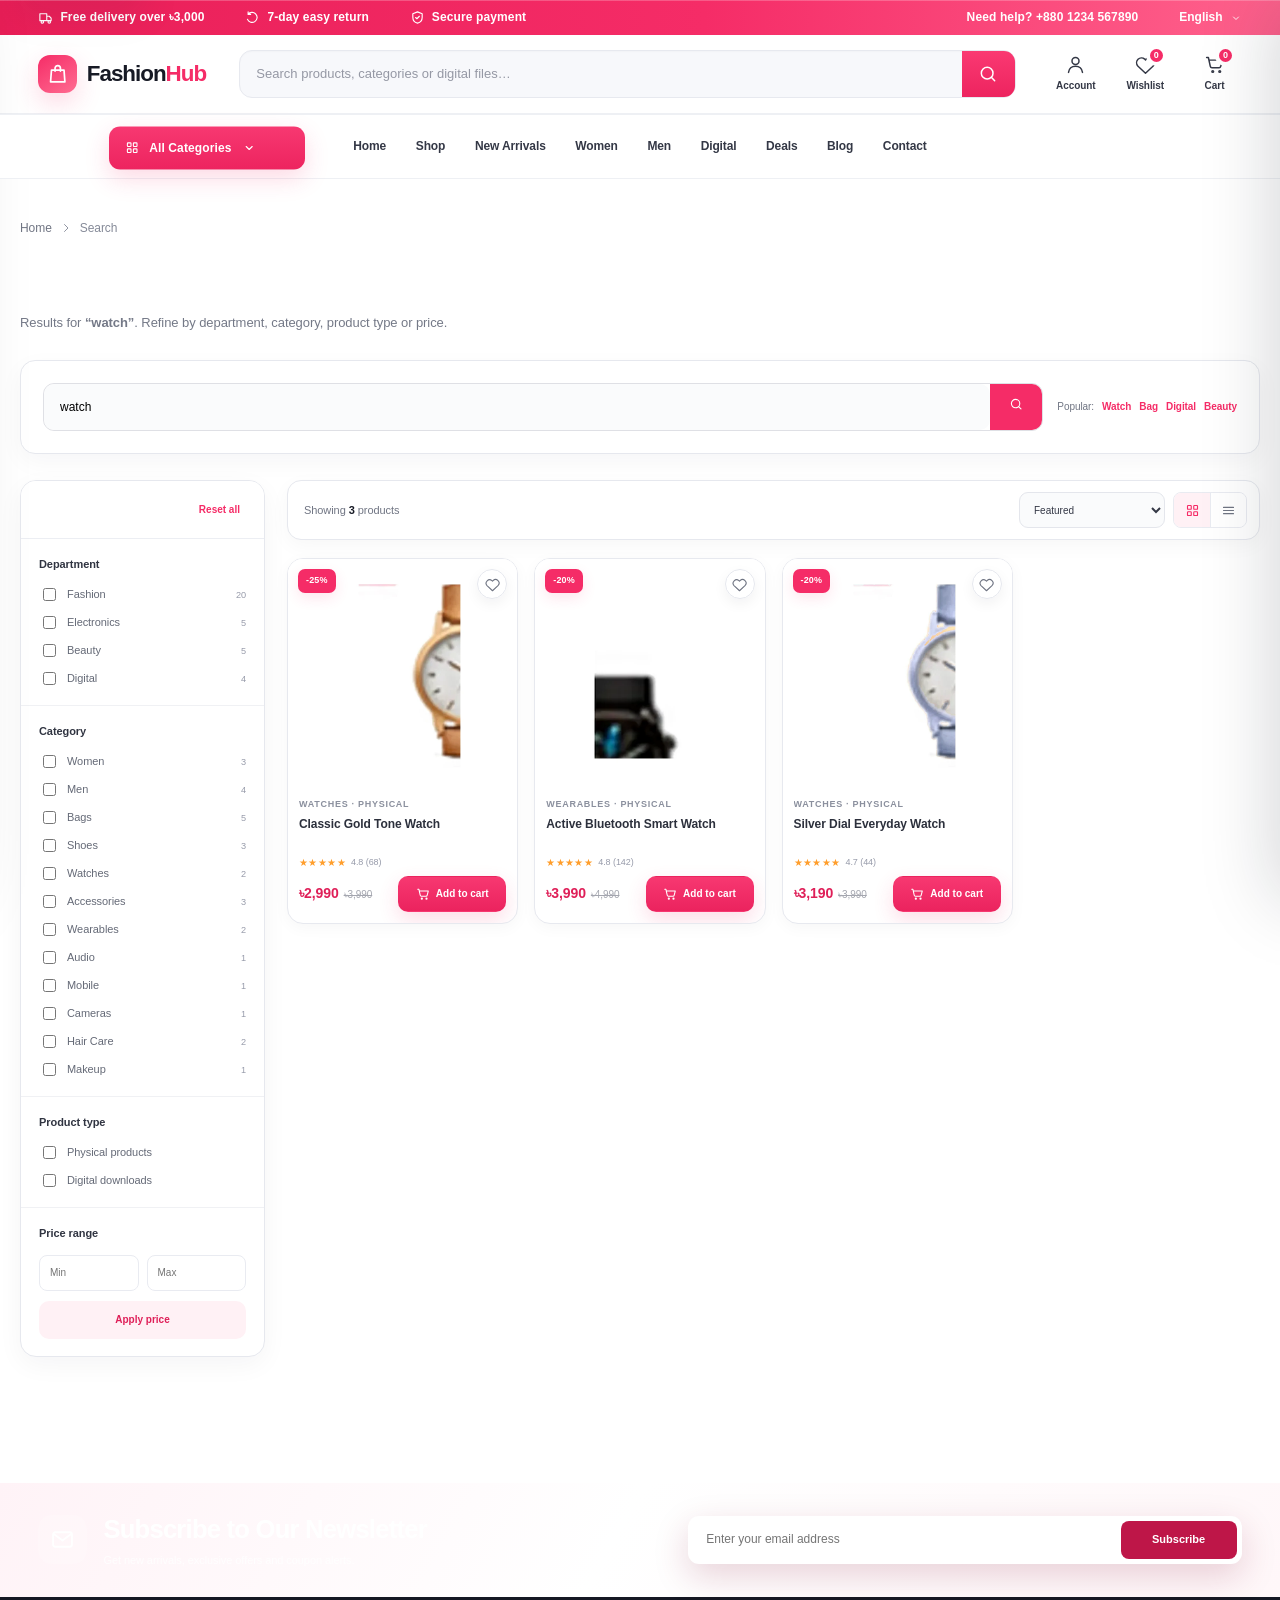
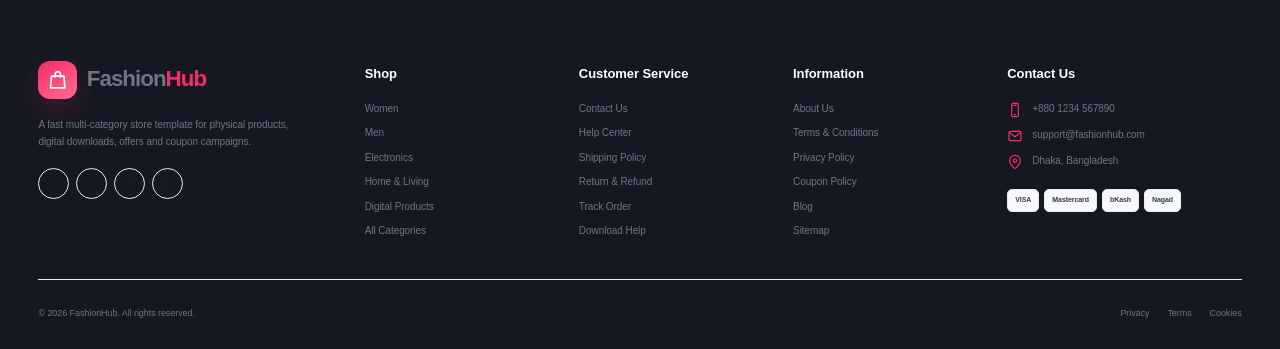
<file: search.html>
<!doctype html><html lang="en"><head><meta charset="utf-8"><meta name="viewport" content="width=device-width,initial-scale=1,viewport-fit=cover"><meta name="theme-color" content="#f52c67"><meta name="description" content="Search FashionHub products and digital downloads."><title>Search — FashionHub</title><link rel="icon" type="image/svg+xml" href="assets/images/favicon.svg"><link rel="preload" href="data/home-data.js" as="script"><link rel="preload" href="assets/js/storefront-bootstrap.js?v=0.3.0-dev" as="script"><link rel="stylesheet" href="assets/css/app.css"><link rel="stylesheet" href="assets/css/pages.css"><link rel="stylesheet" href="assets/css/nav-fix.css"><link rel="stylesheet" href="assets/css/sticky-header.css"><link rel="stylesheet" href="assets/css/desktop-category-slider.css"><link rel="stylesheet" href="assets/css/premium.css"><link rel="stylesheet" href="assets/css/product-carousel.css"><link rel="stylesheet" href="assets/css/cart-effects.css"></head><body data-page="search"><main class="page-main" id="main-content"><div class="page-loading" id="pageRoot" aria-live="polite"></div></main><script src="assets/js/config.js"></script><script src="data/home-data.js"></script><script src="assets/js/storefront-bootstrap.js?v=0.3.0-dev"></script></body></html>
</file>
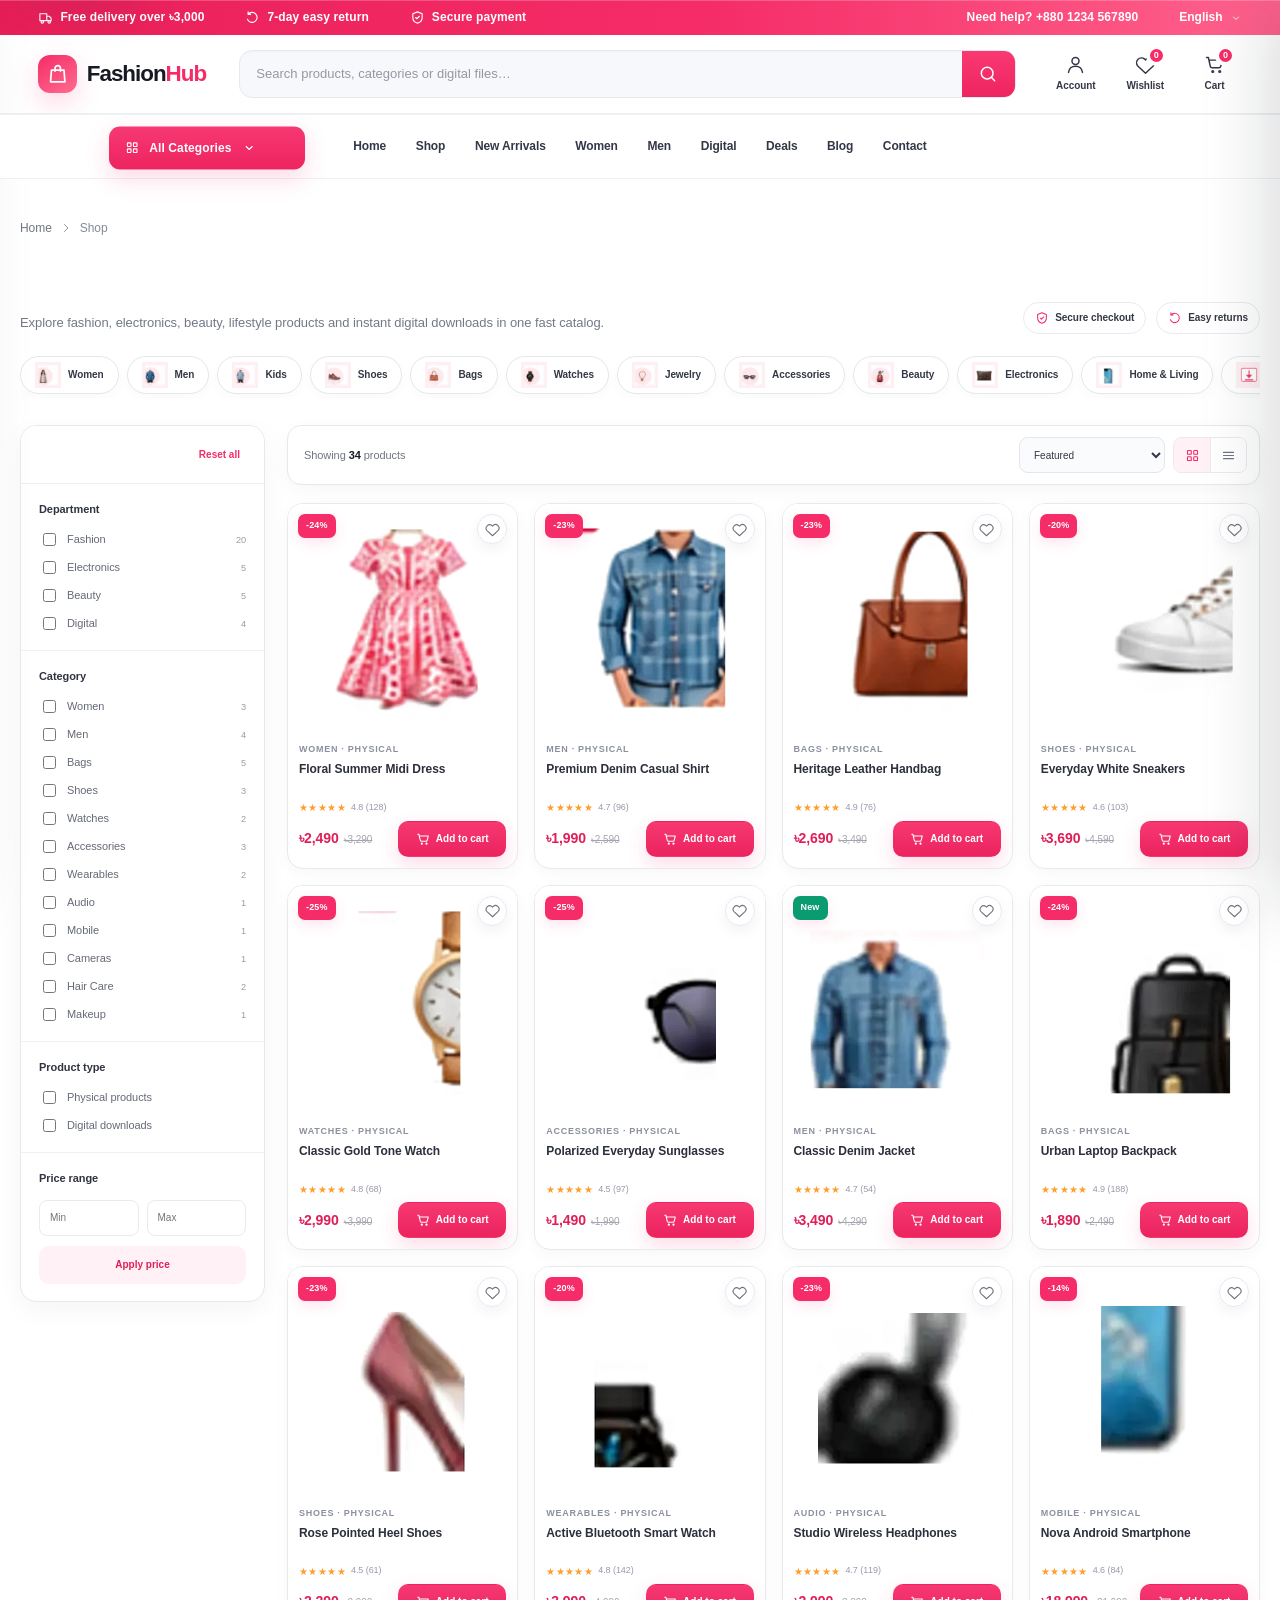
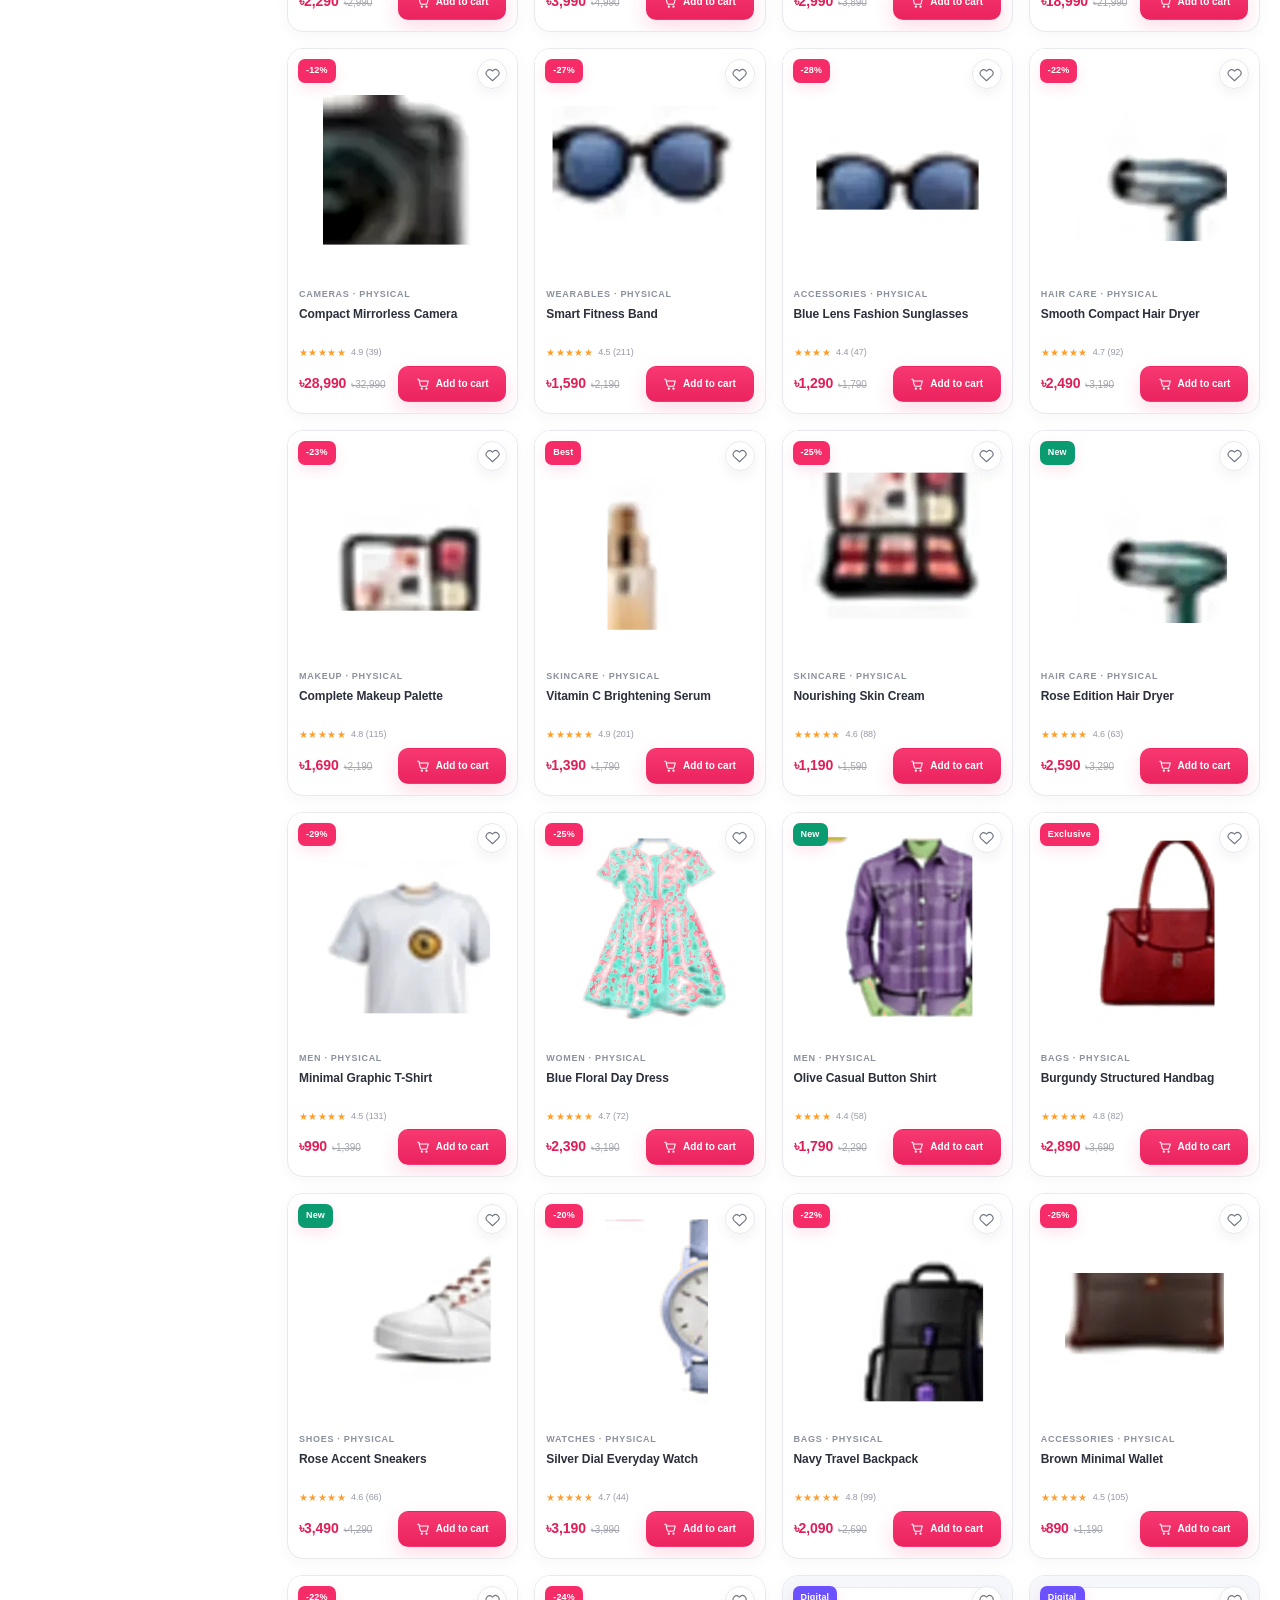
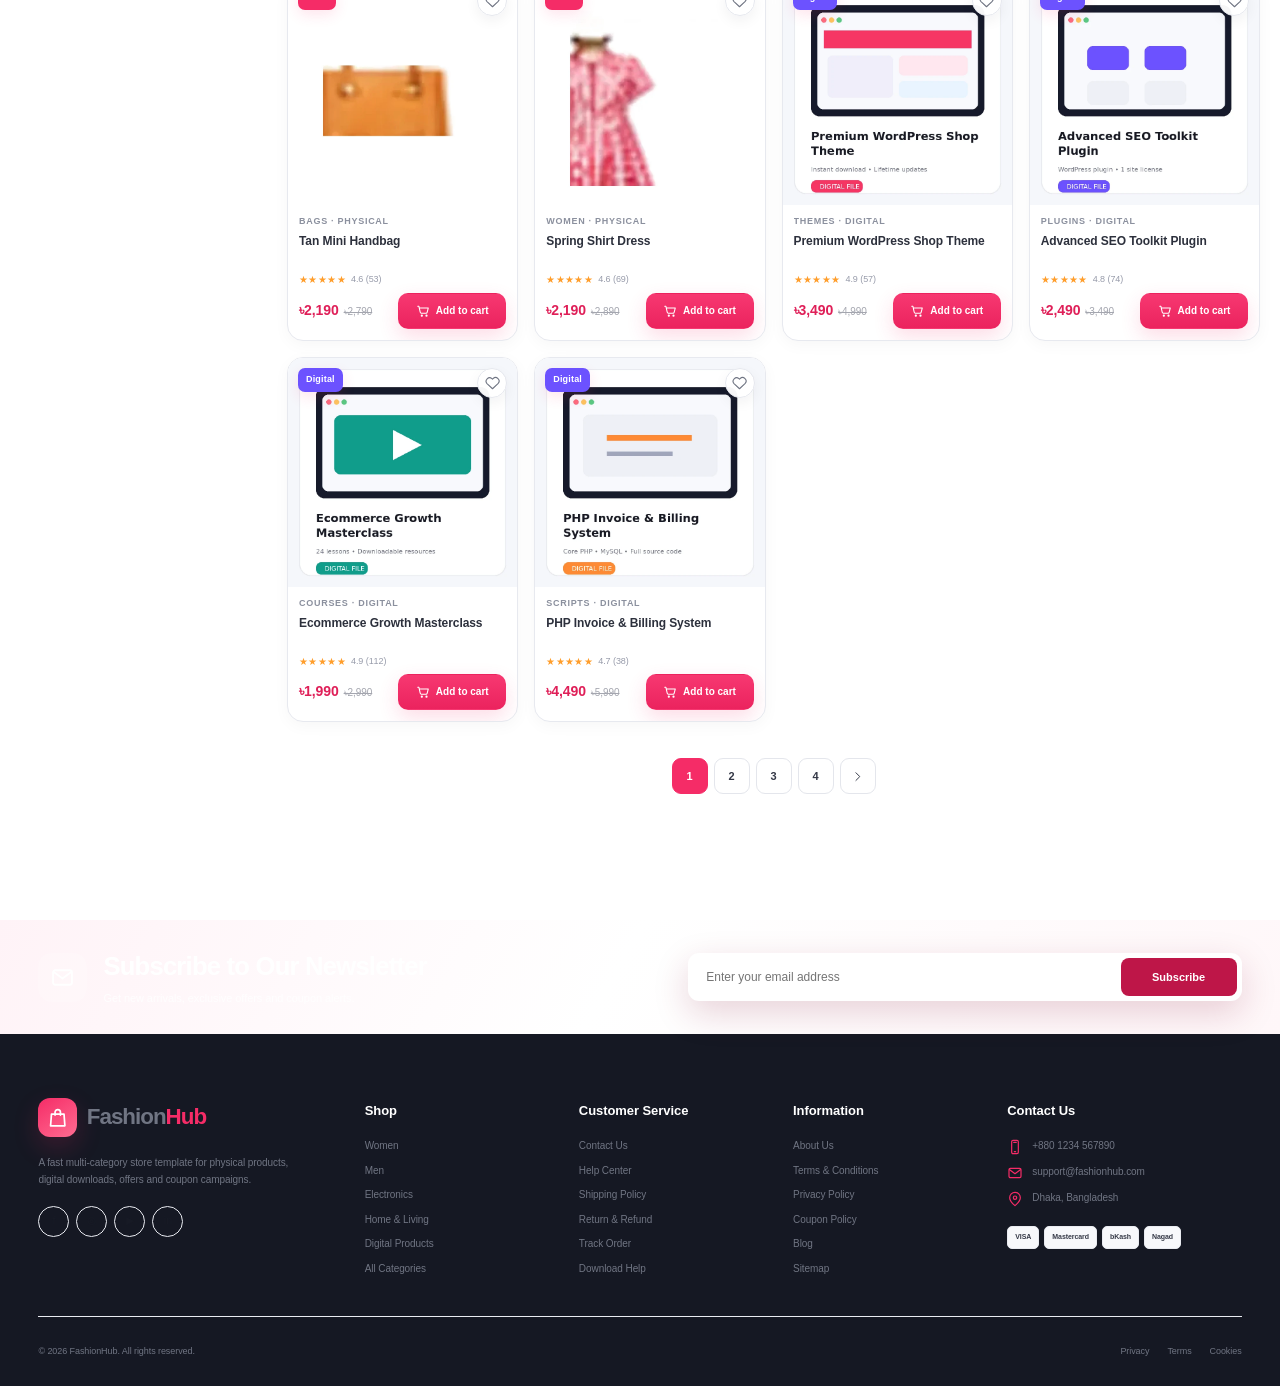
<file: shop.html>
<!doctype html><html lang="en"><head><meta charset="utf-8"><meta name="viewport" content="width=device-width,initial-scale=1,viewport-fit=cover"><meta name="theme-color" content="#f52c67"><meta name="description" content="Browse FashionHub physical products and digital downloads."><title>Shop All Products — FashionHub</title><link rel="icon" type="image/svg+xml" href="assets/images/favicon.svg"><link rel="preload" href="data/home-data.js" as="script"><link rel="preload" href="assets/js/storefront-bootstrap.js?v=0.3.0-dev" as="script"><link rel="stylesheet" href="assets/css/app.css"><link rel="stylesheet" href="assets/css/pages.css"><link rel="stylesheet" href="assets/css/nav-fix.css"><link rel="stylesheet" href="assets/css/sticky-header.css"><link rel="stylesheet" href="assets/css/desktop-category-slider.css"><link rel="stylesheet" href="assets/css/premium.css"><link rel="stylesheet" href="assets/css/product-carousel.css"><link rel="stylesheet" href="assets/css/cart-effects.css"></head><body data-page="shop"><main class="page-main" id="main-content"><div class="page-loading" id="pageRoot" aria-live="polite"></div></main><script src="assets/js/config.js"></script><script src="data/home-data.js"></script><script src="assets/js/storefront-bootstrap.js?v=0.3.0-dev"></script></body></html>
</file>
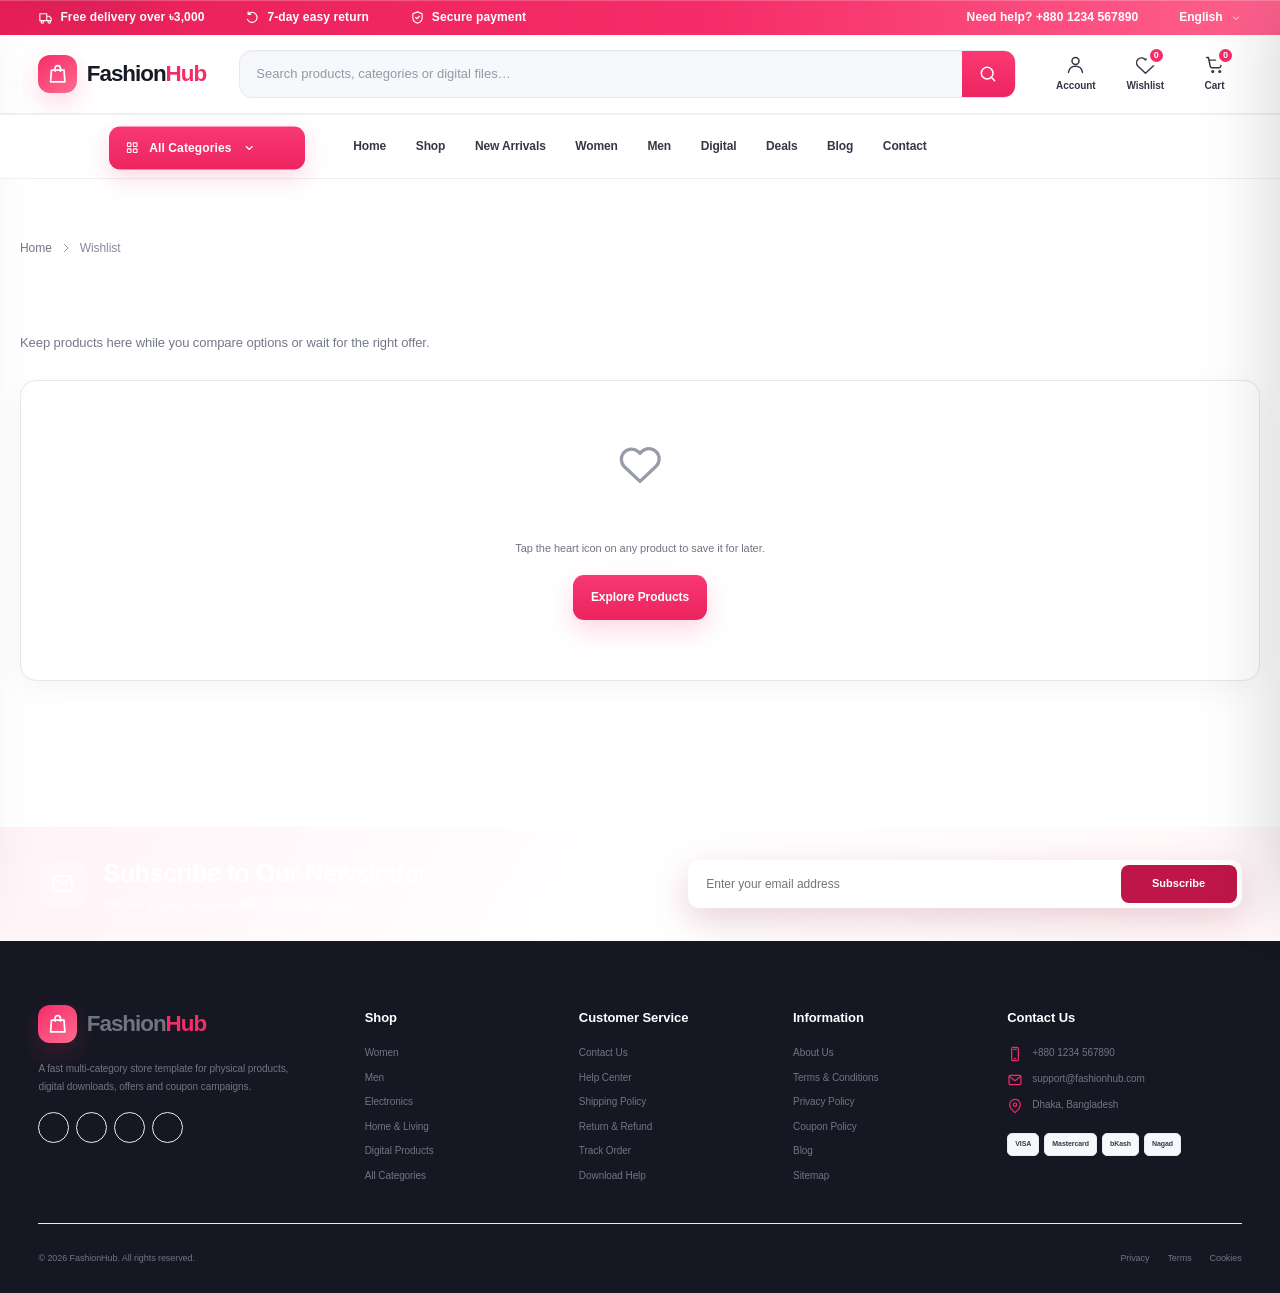
<file: wishlist.html>
<!doctype html><html lang="en"><head><meta charset="utf-8"><meta name="viewport" content="width=device-width,initial-scale=1,viewport-fit=cover"><meta name="theme-color" content="#f52c67"><meta name="description" content="Review products saved to your FashionHub wishlist."><title>Wishlist — FashionHub</title><link rel="icon" type="image/svg+xml" href="assets/images/favicon.svg"><link rel="preload" href="data/home-data.js" as="script"><link rel="preload" href="assets/js/storefront-bootstrap.js?v=0.3.0-dev" as="script"><link rel="stylesheet" href="assets/css/app.css"><link rel="stylesheet" href="assets/css/pages.css"><link rel="stylesheet" href="assets/css/nav-fix.css"><link rel="stylesheet" href="assets/css/sticky-header.css"><link rel="stylesheet" href="assets/css/desktop-category-slider.css"><link rel="stylesheet" href="assets/css/premium.css"><link rel="stylesheet" href="assets/css/product-carousel.css"><link rel="stylesheet" href="assets/css/cart-effects.css"></head><body data-page="wishlist"><main class="page-main" id="main-content"><div class="page-loading" id="pageRoot" aria-live="polite"></div></main><script src="assets/js/config.js"></script><script src="data/home-data.js"></script><script src="assets/js/storefront-bootstrap.js?v=0.3.0-dev"></script></body></html>
</file>
<file: assets/css/app.css>
:root{
  --accent:#f43268;
  --accent-strong:#d91f55;
  --accent-deep:#bd1649;
  --accent-soft:#fff0f4;
  --accent-soft-2:#ffe4ec;
  --accent-soft-3:#ffd5e2;
  --ink:#171922;
  --ink-soft:#343743;
  --muted:#6d707c;
  --muted-2:#9497a2;
  --line:#e9e9ef;
  --line-strong:#ddddE7;
  --surface:#fff;
  --surface-alt:#f7f8fb;
  --surface-blue:#edf3ff;
  --warning:#ff9e2c;
  --success:#0b9b70;
  --shadow-sm:0 4px 16px rgb(32 24 38/.06);
  --shadow-md:0 16px 45px rgb(33 23 39/.10);
  --shadow-lg:0 25px 70px rgb(33 23 39/.14);
  --radius-sm:10px;
  --radius:16px;
  --radius-lg:clamp(20px,2vw,30px);
  --shell:min(94vw,1320px);
  --header-height:clamp(68px,6.2vw,84px);
  --section-space:clamp(46px,4.7vw,72px);
  --ease:cubic-bezier(.2,.7,.2,1);
}

*,*::before,*::after{box-sizing:border-box}
html{scroll-behavior:smooth;scroll-padding-top:140px;width:100%;max-width:100%;overflow-x:hidden}
body{margin:0;width:100%;max-width:100%;overflow-x:hidden;background:var(--surface);color:var(--ink);font-family:-apple-system,BlinkMacSystemFont,"Segoe UI",Arial,Helvetica,sans-serif;font-size:clamp(14px,.92vw,16px);line-height:1.55;-webkit-font-smoothing:antialiased;text-rendering:optimizeLegibility}
body.is-locked{overflow:hidden}
img{display:block;max-width:100%}
a{color:inherit;text-decoration:none}
button,input{font:inherit}
button{color:inherit}
svg{width:1.2em;height:1.2em;fill:none;stroke:currentColor;stroke-width:1.8;stroke-linecap:round;stroke-linejoin:round}
button,a,input{-webkit-tap-highlight-color:transparent}
button:focus-visible,a:focus-visible,input:focus-visible{outline:3px solid rgb(244 50 104/.22);outline-offset:3px}
::selection{background:var(--accent-soft-3);color:var(--accent-deep)}

.shell{width:var(--shell);margin-inline:auto}
.sr-only{position:absolute!important;width:1px!important;height:1px!important;padding:0!important;margin:-1px!important;overflow:hidden!important;clip:rect(0,0,0,0)!important;white-space:nowrap!important;border:0!important}
.skip-link{position:fixed;left:16px;top:16px;z-index:1000;transform:translateY(-150%);background:var(--surface);padding:10px 14px;border-radius:9px;box-shadow:var(--shadow-md);font-weight:800;color:var(--accent)}
.skip-link:focus{transform:none}
.svg-sprite{position:absolute;width:0;height:0;overflow:hidden}
.desktop-only{display:block}

.announcement{background:linear-gradient(90deg,var(--accent-strong),#ff698e);color:#fff;font-size:12px;font-weight:650;letter-spacing:.01em}
.announcement__inner{min-height:34px;display:flex;align-items:center;justify-content:space-between;gap:24px}
.announcement__items,.announcement__right{display:flex;align-items:center;gap:clamp(18px,3.2vw,44px)}
.announcement span,.announcement a,.language-switch{display:inline-flex;align-items:center;gap:7px}
.announcement svg{width:15px;height:15px}
.language-switch{border:0;background:transparent;color:#fff;padding:3px 0;cursor:pointer}
.language-switch svg{width:12px;height:12px}

.site-header{position:sticky;top:0;z-index:80;background:rgb(255 255 255/.94);backdrop-filter:saturate(170%) blur(16px);border-bottom:1px solid rgb(233 233 239/.85)}
.header-main{height:var(--header-height);display:grid;grid-template-columns:auto auto minmax(280px,1fr) auto;align-items:center;gap:clamp(14px,2.2vw,30px)}
.menu-trigger{display:none!important}
.brand{display:inline-flex;align-items:center;gap:10px;font-size:clamp(21px,1.9vw,29px);font-weight:900;letter-spacing:-.045em;color:var(--ink);white-space:nowrap}
.brand>span:last-child>span{color:var(--accent)}
.brand__mark{width:clamp(35px,3vw,43px);aspect-ratio:1;border-radius:13px;background:linear-gradient(145deg,var(--accent),#ff6c91);color:#fff;display:grid;place-items:center;box-shadow:0 9px 25px rgb(244 50 104/.2)}
.brand__mark svg{width:56%;height:56%;stroke-width:1.9}

.category-launcher{position:relative}
.category-launcher__button{height:46px;min-width:136px;border:0;border-radius:12px;padding:0 15px;background:var(--accent);color:#fff;display:flex;align-items:center;gap:10px;font-size:13px;font-weight:800;cursor:pointer;box-shadow:0 9px 24px rgb(244 50 104/.18);transition:transform .2s var(--ease),background .2s}
.category-launcher__button:hover{background:var(--accent-strong);transform:translateY(-1px)}
.category-launcher__button .chevron{margin-left:auto;width:14px;height:14px;transition:transform .2s}
.category-launcher.is-open .chevron{transform:rotate(180deg)}
.category-mega{position:absolute;left:0;width:15vw;padding:5px 0px; z-index:99; background:var(--surface);border:1px solid var(--line);border-radius:5px;box-shadow:var(--shadow-lg);opacity:0;visibility:hidden;transform:translateY(8px);transition:2s var(--ease)}

.category-launcher.is-open .category-mega{opacity:1;visibility:visible;transform:none}
.category-mega>ul{margin:0;padding:0;list-style:none}
.category-mega li{position:relative}
.category-mega a{min-height:47px;display:flex;align-items:center;gap:11px;padding:9px 12px;border-radius:10px;color:var(--ink-soft);font-size:13px;font-weight:700}
.category-mega a:hover,.category-mega li:focus-within>a{background:var(--accent-soft);color:var(--accent-strong)}
.category-mega .menu-icon{width:32px;height:32px;border-radius:9px;background:var(--surface-alt);display:grid;place-items:center;color:var(--accent)}
.category-mega .menu-icon svg{width:18px;height:18px}
.category-mega .submenu-arrow{margin-left:auto;color:var(--muted-2)}
.category-mega ul ul{position:absolute;left:calc(100% + 10px);top:-10px;width:min(680px,62vw);min-height:420px;padding:24px;display:grid;grid-template-columns:repeat(3,minmax(150px,1fr));gap:24px;background:var(--surface);border:1px solid var(--line);border-radius:15px;box-shadow:var(--shadow-lg);opacity:0;visibility:hidden;transform:translateX(-8px);transition:.2s var(--ease)}
.category-mega li:hover>ul,.category-mega li:focus-within>ul{opacity:1;visibility:visible;transform:none}
.category-mega ul ul>li>a{font-size:14px;font-weight:850;color:var(--ink);padding:0;min-height:auto;margin-bottom:8px;background:transparent!important}
.category-mega ul ul ul{position:static;width:auto;min-height:0;padding:0;border:0;box-shadow:none;display:grid;grid-template-columns:1fr;gap:0;opacity:1;visibility:visible;transform:none}
.category-mega ul ul ul a{min-height:34px;padding:4px 0;border-radius:0;color:var(--muted);font-weight:600}
.category-mega ul ul ul a:hover{color:var(--accent);background:transparent}

.site-search{height:46px;position:relative;display:flex;background:var(--surface-alt);border:1px solid #ececf2;border-radius:12px;overflow:visible;transition:border-color .2s,box-shadow .2s}
.site-search:focus-within{background:#fff;border-color:rgb(244 50 104/.45);box-shadow:0 0 0 4px rgb(244 50 104/.08)}
.site-search input{min-width:0;width:100%;border:0;outline:0;background:transparent;padding:0 16px;color:var(--ink);font-size:13px}
.site-search input::placeholder{color:#9598a4}
.site-search>button{width:52px;border:0;border-radius:0 11px 11px 0;background:var(--accent);color:#fff;display:grid;place-items:center;cursor:pointer}
.site-search>button:hover{background:var(--accent-strong)}
.site-search>button svg{width:20px;height:20px}
.search-results{position:absolute;inset:calc(100% + 10px) 0 auto;background:#fff;border:1px solid var(--line);border-radius:14px;box-shadow:var(--shadow-lg);padding:8px;z-index:90;max-height:430px;overflow:auto}
.search-results__head{display:flex;justify-content:space-between;padding:8px 10px;color:var(--muted);font-size:12px}
.search-result{display:grid;grid-template-columns:52px minmax(0,1fr) auto;align-items:center;gap:12px;padding:8px 10px;border-radius:10px}
.search-result:hover{background:var(--accent-soft)}
.search-result img{width:52px;height:52px;object-fit:contain;border:1px solid var(--line);border-radius:9px;background:#fff}
.search-result strong{display:block;font-size:13px;white-space:nowrap;overflow:hidden;text-overflow:ellipsis}
.search-result small{color:var(--muted)}
.search-result b{color:var(--accent);font-size:13px}
.search-empty{padding:22px;text-align:center;color:var(--muted)}

.header-actions{display:flex;align-items:center;gap:clamp(9px,1.3vw,20px)}
.header-action{position:relative;min-width:49px;border:0;background:transparent;padding:4px 2px;display:grid;justify-items:center;gap:3px;cursor:pointer;color:var(--ink-soft)}
.header-action:hover{color:var(--accent)}
.header-action svg{width:22px;height:22px;stroke-width:1.7}
.header-action>span:last-child{font-size:10px;font-weight:750}
.action-icon{position:relative;display:grid}
.count-badge{position:absolute;right:-9px;top:-7px;min-width:17px;height:17px;padding:0 4px;border-radius:99px;background:var(--accent);color:#fff;display:grid;place-items:center;font-size:9px;border:2px solid #fff}
.search-mobile-trigger{display:none}

.primary-nav-wrap{border-top:1px solid #f3f3f6;background:#fff}
.primary-nav{min-height:47px;display:flex;align-items:center;justify-content:center;gap:clamp(21px,3vw,42px)}
.primary-nav ul{list-style:none;margin:0;padding:0}
.primary-nav>ul{display:flex;align-items:center;justify-content:center;gap:clamp(21px,3vw,42px)}
.primary-nav li{position:relative}
.primary-nav a{min-height:47px;display:flex;align-items:center;gap:6px;padding:0 2px;font-size:12px;font-weight:800;color:var(--ink-soft);white-space:nowrap;border-bottom:2px solid transparent}
.primary-nav>ul>li>a:hover,.primary-nav>ul>li.is-active>a{color:var(--accent);border-bottom-color:var(--accent)}
.primary-nav a svg{width:11px;height:11px}
.primary-nav ul ul{position:absolute;top:100%;left:-18px;width:210px;padding:9px;background:#fff;border:1px solid var(--line);border-radius:12px;box-shadow:var(--shadow-md);opacity:0;visibility:hidden;transform:translateY(7px);transition:.18s var(--ease)}
.primary-nav li:hover>ul,.primary-nav li:focus-within>ul{opacity:1;visibility:visible;transform:none}
.primary-nav ul ul a{min-height:40px;padding:8px 10px;border-radius:8px;border:0;font-weight:700;color:var(--muted)}
.primary-nav ul ul a:hover{background:var(--accent-soft);color:var(--accent)}
.primary-nav ul ul a svg{margin-left:auto;transform:rotate(-90deg)}
.primary-nav ul ul ul{top:-9px;left:calc(100% + 9px)}
.primary-nav .submenu-arrow{margin-left:auto;transform:rotate(-90deg)}

.hero-section{padding-top:clamp(16px,1.8vw,25px)}
.hero-slider{position:relative;overflow:hidden;border-radius:var(--radius-lg);background:var(--accent-soft);box-shadow:inset 0 0 0 1px rgb(244 50 104/.08)}
.hero-slides{display:flex;transition:transform .62s var(--ease);will-change:transform}
.hero-slide{position:relative;isolation:isolate;flex:0 0 100%;min-height:clamp(330px,25vw,390px);display:grid;grid-template-columns:minmax(0,.9fr) minmax(380px,1.15fr);align-items:center;overflow:hidden;padding:clamp(30px,3.1vw,45px) clamp(30px,6vw,88px)}
.hero-slide::before{content:"";position:absolute;inset:0;z-index:-2;background:var(--hero-bg,linear-gradient(105deg,#ffe9ef,#ffd3df))}
.hero-slide::after{content:"";position:absolute;z-index:-1;width:clamp(350px,50vw,760px);aspect-ratio:1;border-radius:50%;right:-16%;top:-45%;background:rgb(255 255 255/.28)}
.hero-slide__copy{position:relative;z-index:3;max-width:560px}
.hero-slide__copy .eyebrow{margin-bottom:10px}
.eyebrow{display:block;color:var(--accent-strong);font-size:clamp(10px,.8vw,12px);font-weight:900;letter-spacing:.12em;text-transform:uppercase}
.hero-slide h1{margin:0;font-size:clamp(39px,4.25vw,62px);line-height:.98;letter-spacing:-.055em;max-width:440px}
.hero-slide__copy>p{max-width:490px;margin:16px 0 24px;color:var(--ink-soft);font-size:clamp(14px,1.12vw,17px)}
.hero-actions{display:flex;align-items:center;gap:14px;flex-wrap:wrap}
.primary-button,.secondary-button{min-height:44px;border:0;border-radius:11px;padding:0 18px;display:inline-flex;align-items:center;justify-content:center;gap:9px;font-size:12px;font-weight:900;cursor:pointer;transition:transform .2s var(--ease),box-shadow .2s,background .2s}
.primary-button{background:var(--accent);color:#fff;box-shadow:0 10px 22px rgb(244 50 104/.2)}
.primary-button:hover{background:var(--accent-strong);transform:translateY(-2px);box-shadow:0 14px 28px rgb(244 50 104/.24)}
.secondary-button{background:#fff;color:var(--accent-strong);border:1px solid rgb(244 50 104/.2)}
.secondary-button:hover{background:var(--accent-soft);transform:translateY(-2px)}
.primary-button svg,.secondary-button svg,.text-link svg{width:15px;height:15px}
.hero-proof{display:none;align-items:center;gap:12px;margin-top:26px;color:var(--muted);font-size:11px;font-weight:700}
.hero-proof__avatars{display:flex}
.hero-proof__avatars span{width:27px;height:27px;border-radius:50%;display:grid;place-items:center;background:#fff;border:2px solid var(--accent-soft-2);margin-left:-7px;color:var(--accent);font-size:9px;font-weight:900}
.hero-proof__avatars span:first-child{margin-left:0}
.hero-slide__media{position:absolute;right:0;inset-block:0;width:57%;z-index:1;display:flex;align-items:flex-end;justify-content:center}
.hero-slide__media>img.hero-main-image{width:100%;height:100%;object-fit:cover;object-position:center;mix-blend-mode:multiply}
.hero-slide[data-kind="fashion"] .hero-slide__media>img{object-fit:contain;object-position:center bottom;width:96%;height:98%}
.hero-slide[data-kind="tech"] .hero-slide__media>img{object-fit:contain;object-position:center;mix-blend-mode:normal}
.hero-slide[data-kind="digital"] .hero-slide__media>img{object-fit:cover;mix-blend-mode:normal}
.hero-discount{position:absolute;right:6%;top:14%;width:clamp(92px,9vw,132px);aspect-ratio:1;border-radius:50%;background:linear-gradient(145deg,var(--accent),#ff678b);color:#fff;display:grid;place-content:center;text-align:center;box-shadow:0 18px 40px rgb(244 50 104/.25);font-size:11px;font-weight:900;line-height:1.05;z-index:4}
.hero-discount strong{font-size:clamp(27px,3vw,43px);letter-spacing:-.05em}
.hero-float-card{position:absolute;z-index:4;display:flex;align-items:center;gap:10px;padding:9px 12px;background:rgb(255 255 255/.92);border:1px solid rgb(255 255 255/.8);border-radius:13px;box-shadow:var(--shadow-md);backdrop-filter:blur(10px)}
.hero-float-card img{width:45px;height:45px;object-fit:contain;border-radius:8px;background:#fff}
.hero-float-card b{display:block;font-size:11px}
.hero-float-card small{display:block;color:var(--accent);font-weight:850;font-size:10px}
.hero-float-card--one{right:5%;bottom:12%}
.hero-float-card--two{right:39%;top:12%}
.hero-arrow,.rail-arrow{border:1px solid var(--line);background:rgb(255 255 255/.93);color:var(--ink);display:grid;place-items:center;cursor:pointer;box-shadow:var(--shadow-sm);transition:.18s var(--ease)}
.hero-arrow{position:absolute;top:50%;z-index:8;width:38px;height:38px;border-radius:50%;transform:translateY(-50%)}
.hero-arrow:hover,.rail-arrow:hover{background:var(--accent);border-color:var(--accent);color:#fff}
.hero-arrow--prev{left:15px}.hero-arrow--next{right:15px}
.hero-arrow svg,.rail-arrow svg{width:17px;height:17px}
.hero-dots{position:absolute;left:50%;bottom:17px;z-index:8;display:flex;gap:7px;transform:translateX(-50%)}
.hero-dots button{width:8px;height:8px;border:0;border-radius:99px;padding:0;background:rgb(244 50 104/.28);cursor:pointer;transition:.25s}
.hero-dots button.is-active{width:27px;background:var(--accent)}

.section{padding-block:var(--section-space)}
.section--tight{padding-block:clamp(35px,4vw,58px)}
.section--tinted{background:linear-gradient(180deg,#fff7fa 0%,#fff 100%);border-block:1px solid #ffe6ee}
.section-heading{display:flex;align-items:flex-end;justify-content:space-between;gap:24px;margin-bottom:clamp(20px,2.3vw,32px)}
.section-heading h2{margin:0;color:var(--ink);font-size:clamp(24px,2.35vw,35px);line-height:1.05;letter-spacing:-.04em}
.section-heading p{margin:8px 0 0;color:var(--muted);font-size:13px}
.section-heading--actions{align-items:center}
.section-heading--center{justify-content:center;text-align:center}
.heading-actions{display:flex;align-items:center;gap:18px}
.text-link{display:inline-flex;align-items:center;gap:7px;color:var(--accent-strong);font-size:12px;font-weight:900;white-space:nowrap}
.text-link:hover{color:var(--accent-deep)}
.view-switch{display:inline-flex;align-items:center;gap:4px;padding:4px;background:var(--surface-alt);border:1px solid var(--line);border-radius:10px}
.view-switch button{min-height:31px;border:0;border-radius:7px;padding:0 11px;background:transparent;color:var(--muted);display:flex;align-items:center;gap:7px;font-size:10px;font-weight:850;cursor:pointer}
.view-switch button.is-active{background:#fff;color:var(--accent);box-shadow:0 4px 12px rgb(20 20 30/.06)}
.view-switch svg{width:14px;height:14px}

.rail-shell{position:relative}
.rail{scrollbar-width:none;-ms-overflow-style:none}
.rail::-webkit-scrollbar{display:none}
.rail-arrow{position:absolute;top:50%;z-index:6;width:36px;height:36px;border-radius:50%;transform:translateY(-50%)}
.rail-arrow--left{left:-18px}.rail-arrow--right{right:-18px}
.category-rail{display:flex;gap:clamp(15px,2.1vw,30px);overflow:auto;scroll-snap-type:x mandatory;padding:5px 4px 8px}
.category-card{flex:0 0 clamp(82px,8vw,104px);scroll-snap-align:start;text-align:center;display:grid;justify-items:center;gap:9px}
.category-card__image{width:clamp(66px,6.4vw,86px);aspect-ratio:1;border-radius:50%;display:grid;place-items:center;background:linear-gradient(145deg,#fff1f5,#ffe2ea);border:1px solid #ffd9e4;box-shadow:inset 0 0 0 7px rgb(255 255 255/.55);overflow:hidden;transition:.22s var(--ease)}
.category-card:hover .category-card__image{transform:translateY(-4px);box-shadow:0 12px 25px rgb(244 50 104/.13),inset 0 0 0 7px rgb(255 255 255/.6)}
.category-card img{width:88%;height:88%;object-fit:contain}
.category-card b{font-size:11px;color:var(--ink-soft)}
.category-card small{display:none;color:var(--muted-2);font-size:9px}

.product-rail{display:flex;gap:clamp(12px,1.45vw,20px);overflow:auto;scroll-snap-type:x mandatory;padding:3px 2px 14px;transition:.3s}
.product-rail.is-grid{display:grid;grid-template-columns:repeat(auto-fit,minmax(min(100%,195px),1fr));overflow:visible;scroll-snap-type:none}
.product-card{position:relative;flex:0 0 clamp(188px,17vw,226px);min-width:0;scroll-snap-align:start;background:#fff;border:1px solid var(--line);border-radius:15px;overflow:hidden;transition:transform .23s var(--ease),box-shadow .23s,border-color .23s}
.product-card:hover{transform:translateY(-5px);border-color:#ffd3df;box-shadow:var(--shadow-md)}
.product-card__media{position:relative;aspect-ratio:1/.98;background:linear-gradient(180deg,#fff,#fdfdfe);display:grid;place-items:center;overflow:hidden}
.product-card__media img{width:92%;height:92%;object-fit:contain;transition:transform .35s var(--ease)}
.product-card:hover .product-card__media img{transform:scale(1.045)}
.product-badge{position:absolute;left:10px;top:10px;z-index:2;padding:4px 7px;border-radius:5px;background:var(--accent);color:#fff;font-size:9px;font-weight:900;letter-spacing:.02em}
.product-badge--new{background:var(--success)}
.product-badge--digital{background:#6c52ff}
.product-card__wish{position:absolute;right:10px;top:10px;z-index:2;width:30px;height:30px;border:1px solid var(--line);border-radius:50%;background:rgb(255 255 255/.9);display:grid;place-items:center;color:var(--muted);cursor:pointer;transition:.2s}
.product-card__wish svg{width:15px;height:15px}
.product-card__wish:hover,.product-card__wish.is-active{background:var(--accent);border-color:var(--accent);color:#fff}
.product-card__quick{position:absolute;left:50%;bottom:9px;z-index:3;min-height:32px;padding:0 12px;border:0;border-radius:8px;background:rgb(255 255 255/.94);color:var(--ink);font-size:10px;font-weight:850;display:flex;align-items:center;gap:6px;box-shadow:var(--shadow-sm);transform:translate(-50%,18px);opacity:0;cursor:pointer;transition:.23s var(--ease);white-space:nowrap}
.product-card:hover .product-card__quick,.product-card:focus-within .product-card__quick{transform:translate(-50%,0);opacity:1}
.product-card__quick svg{width:14px;height:14px}
.product-card__body{padding:12px 13px 14px}
.product-card__category{display:block;color:var(--muted-2);font-size:9px;font-weight:800;text-transform:uppercase;letter-spacing:.08em;white-space:nowrap;overflow:hidden;text-overflow:ellipsis}
.product-card h3{min-height:38px;margin:5px 0 7px;font-size:12px;line-height:1.45;font-weight:780;color:var(--ink-soft);display:-webkit-box;-webkit-box-orient:vertical;-webkit-line-clamp:2;overflow:hidden}
.product-card__rating{display:flex;align-items:center;gap:6px;margin-bottom:8px}
.product-card__rating span{color:var(--warning);font-size:10px;letter-spacing:.04em}
.product-card__rating small{color:var(--muted-2);font-size:9px}
.product-card__footer{display:flex;align-items:center;justify-content:space-between;gap:10px}
.product-price{display:flex;align-items:baseline;gap:6px;flex-wrap:wrap}
.product-price strong{color:var(--accent-strong);font-size:14px}
.product-price del{color:#a4a6af;font-size:10px}
.add-button{width:34px;height:34px;flex:0 0 34px;border:0;border-radius:9px;background:var(--accent-soft);color:var(--accent);display:grid;place-items:center;cursor:pointer;transition:.2s}
.add-button:hover{background:var(--accent);color:#fff;transform:translateY(-2px)}
.add-button svg{width:16px;height:16px}
.product-card--compact{flex-basis:176px}
.product-card--compact .product-card__media{aspect-ratio:1/1.02}
.product-card--compact h3{font-size:11px;min-height:34px}
.product-card--compact .product-card__body{padding:10px 11px 12px}

.deal-highlight{min-height:clamp(160px,17vw,220px);display:grid;grid-template-columns:minmax(170px,.85fr) minmax(260px,1.25fr) minmax(280px,.9fr);align-items:center;gap:clamp(20px,4vw,64px);padding:clamp(18px,2.4vw,30px) clamp(24px,4vw,58px);border-radius:var(--radius-lg);overflow:hidden;background:linear-gradient(105deg,#ffe9f0 0%,#ffd4e1 58%,#fff0f5 100%);box-shadow:inset 0 0 0 1px rgb(244 50 104/.07)}
.deal-highlight__image{height:100%;min-height:145px;align-self:stretch;overflow:hidden}
.deal-highlight__image img{width:100%;height:100%;object-fit:contain;mix-blend-mode:multiply}
.deal-highlight__copy h2{margin:3px 0 9px;font-size:clamp(25px,2.65vw,39px);line-height:1.02;letter-spacing:-.045em}
.deal-highlight__copy p{margin:0 0 16px;color:var(--ink-soft);font-size:12px;max-width:460px}
.deal-countdown{display:grid;justify-items:center;gap:10px;padding:16px;border:1px solid rgb(255 255 255/.75);border-radius:14px;background:rgb(255 255 255/.55);backdrop-filter:blur(12px)}
.deal-countdown>span{font-size:11px;font-weight:800;color:var(--muted)}
#mainCountdown,.mini-countdown{display:flex;gap:8px}
.countdown-unit{min-width:57px;padding:9px 7px;border-radius:10px;background:#fff;text-align:center;box-shadow:0 5px 15px rgb(35 25 40/.05)}
.countdown-unit b{display:block;font-size:20px;line-height:1;color:var(--ink)}
.countdown-unit small{display:block;margin-top:4px;font-size:8px;color:var(--muted);text-transform:uppercase;letter-spacing:.07em}

.trust-strip{display:grid;grid-template-columns:repeat(4,1fr);margin-top:14px;border:1px solid var(--line);border-radius:14px;background:#fff;box-shadow:var(--shadow-sm)}
.trust-strip article{min-height:77px;display:flex;align-items:center;justify-content:center;gap:12px;padding:13px 18px;border-right:1px solid var(--line)}
.trust-strip article:last-child{border-right:0}
.trust-strip__icon{width:37px;height:37px;border-radius:10px;background:var(--accent-soft);color:var(--accent);display:grid;place-items:center;flex:0 0 auto}
.trust-strip__icon svg{width:20px;height:20px}
.trust-strip b,.trust-strip small{display:block}
.trust-strip b{font-size:12px}.trust-strip small{color:var(--muted);font-size:9px;margin-top:2px}

.flash-panel{display:grid;grid-template-columns:minmax(220px,.72fr) minmax(0,2.2fr);border-radius:var(--radius-lg);overflow:hidden;background:#fff;border:1px solid var(--line);box-shadow:var(--shadow-sm)}
.flash-panel__intro{position:relative;isolation:isolate;padding:clamp(28px,3.6vw,48px);color:#fff;background:linear-gradient(145deg,var(--accent-strong),#ff6d91);overflow:hidden}
.flash-panel__intro::after{content:"";position:absolute;z-index:-1;width:250px;aspect-ratio:1;border-radius:50%;background:rgb(255 255 255/.11);right:-95px;bottom:-120px}
.flash-panel__intro>span:not(.flash-icon){font-size:10px;font-weight:850;text-transform:uppercase;letter-spacing:.12em;opacity:.85}
.flash-panel__intro h2{margin:7px 0 8px;font-size:clamp(29px,3vw,42px);line-height:1;letter-spacing:-.05em}
.flash-panel__intro p{margin:0 0 18px;font-size:12px;opacity:.9}
.flash-icon{width:45px;height:45px;border-radius:14px;background:rgb(255 255 255/.16);display:grid;place-items:center;margin-bottom:18px}
.flash-icon svg{width:24px;height:24px}
.flash-panel__intro .countdown-unit{background:rgb(255 255 255/.15);box-shadow:none;color:#fff;min-width:48px;padding:8px 5px}
.flash-panel__intro .countdown-unit b,.flash-panel__intro .countdown-unit small{color:#fff}
.flash-panel__intro .secondary-button{margin-top:18px;border:0}
.flash-panel__products{min-width:0;padding:clamp(18px,2.4vw,32px)}
.flash-panel__products .product-card{flex-basis:clamp(174px,16vw,210px)}
.flash-panel__products .rail-arrow--right{right:-12px}

.campaign-grid{display:grid;grid-template-columns:repeat(3,1fr);gap:clamp(12px,1.5vw,20px)}
.campaign-card{position:relative;min-height:clamp(150px,15vw,205px);overflow:hidden;border-radius:18px;display:flex;align-items:center;padding:clamp(18px,2.3vw,30px);isolation:isolate}
.campaign-card::after{content:"";position:absolute;inset:0;z-index:-1;background:linear-gradient(90deg,var(--campaign-bg,#ffe9ef) 0 54%,transparent 76%)}
.campaign-card>div{position:relative;z-index:3;max-width:58%}
.campaign-card span{font-size:9px;color:var(--accent-strong);font-weight:900;text-transform:uppercase;letter-spacing:.08em}
.campaign-card h3{margin:4px 0 5px;font-size:clamp(18px,1.7vw,25px);line-height:1.05;letter-spacing:-.035em}
.campaign-card p{margin:0 0 13px;color:var(--muted);font-size:10px}
.campaign-card b{display:inline-flex;align-items:center;gap:6px;color:var(--accent-strong);font-size:10px}
.campaign-card b svg{width:13px;height:13px}
.campaign-card img{position:absolute;inset:0 0 0 auto;width:62%;height:100%;object-fit:cover;object-position:center;z-index:-2;transition:transform .35s var(--ease)}
.campaign-card:hover img{transform:scale(1.04)}
.campaign-card--women{--campaign-bg:#ffe5ed}.campaign-card--men{--campaign-bg:#eaf1ff}.campaign-card--kids{--campaign-bg:#fff0f3}

.digital-layout{display:grid;grid-template-columns:minmax(260px,.7fr) minmax(0,1.45fr);align-items:center;gap:clamp(35px,6vw,90px)}
.digital-intro h2{margin:6px 0 12px;font-size:clamp(31px,3.6vw,52px);line-height:1;letter-spacing:-.05em}
.digital-intro>p{margin:0 0 20px;color:var(--muted);max-width:500px}
.digital-intro ul{list-style:none;margin:0 0 25px;padding:0;display:grid;gap:9px}
.digital-intro li{display:flex;align-items:center;gap:9px;font-size:12px;font-weight:700;color:var(--ink-soft)}
.digital-intro li svg{width:17px;height:17px;color:var(--success);stroke-width:2.4}
.digital-products{display:grid;grid-template-columns:repeat(2,minmax(0,1fr));gap:16px}
.digital-card{display:grid;grid-template-columns:120px minmax(0,1fr);gap:15px;align-items:center;padding:13px;background:#fff;border:1px solid var(--line);border-radius:16px;transition:.22s var(--ease)}
.digital-card:hover{transform:translateY(-4px);box-shadow:var(--shadow-md);border-color:#ffd8e4}
.digital-card img{width:120px;height:120px;aspect-ratio:1;border-radius:12px;object-fit:cover;background:var(--surface-alt)}
.digital-card__meta{min-width:0}
.digital-card__meta span{color:#6c52ff;font-size:8px;font-weight:900;text-transform:uppercase;letter-spacing:.08em}
.digital-card h3{margin:5px 0 6px;font-size:12px;line-height:1.35}
.digital-card p{margin:0 0 9px;color:var(--muted);font-size:9px}
.digital-card__bottom{display:flex;align-items:center;justify-content:space-between;gap:8px}
.digital-card__bottom b{color:var(--accent);font-size:13px}
.digital-card__bottom button{border:0;background:var(--accent-soft);color:var(--accent);border-radius:8px;padding:7px 9px;font-size:9px;font-weight:900;cursor:pointer}
.digital-card__bottom button:hover{background:var(--accent);color:#fff}

.exclusive-layout{display:grid;grid-template-columns:minmax(350px,1.15fr) minmax(0,1fr);gap:18px}
.exclusive-feature{position:relative;min-height:390px;border-radius:20px;overflow:hidden;background:linear-gradient(135deg,#fff0f5,#ffe0e9);isolation:isolate}
.exclusive-feature img{position:absolute;inset:0;width:100%;height:100%;object-fit:contain;object-position:right bottom;mix-blend-mode:normal;opacity:1;z-index:-1}
.exclusive-feature::after{content:"";position:absolute;inset:0;z-index:-1;background:linear-gradient(90deg,#fff0f5 0 38%,rgb(255 240 245/.72) 55%,transparent 76%)}
.exclusive-feature>div{height:100%;max-width:53%;display:flex;flex-direction:column;justify-content:center;padding:clamp(28px,4vw,58px)}
.exclusive-feature span{color:var(--accent);font-size:10px;font-weight:900;text-transform:uppercase;letter-spacing:.1em}
.exclusive-feature h3{margin:7px 0 10px;font-size:clamp(28px,3.3vw,46px);line-height:1;letter-spacing:-.055em}
.exclusive-feature p{margin:0 0 20px;color:var(--muted);font-size:12px}
.exclusive-feature .primary-button{align-self:flex-start}
.exclusive-products{display:grid;grid-template-columns:repeat(2,minmax(0,1fr));gap:14px}
.exclusive-products .product-card{width:100%;flex-basis:auto}
.exclusive-products .product-card__media{aspect-ratio:1/1.02}

.department-tabs{display:flex;gap:7px;overflow:auto;scrollbar-width:none;margin-bottom:22px;padding:2px}
.department-tabs::-webkit-scrollbar{display:none}
.department-tabs button{min-height:39px;padding:0 15px;border:1px solid var(--line);border-radius:10px;background:#fff;color:var(--muted);font-size:11px;font-weight:850;white-space:nowrap;cursor:pointer}
.department-tabs button.is-active{background:var(--accent);border-color:var(--accent);color:#fff;box-shadow:0 9px 20px rgb(244 50 104/.16)}
.department-showcase{display:grid;grid-template-columns:minmax(280px,.8fr) minmax(0,2fr);gap:18px}
.department-feature{position:relative;min-height:410px;border-radius:19px;overflow:hidden;padding:34px;background:var(--feature-bg,#fff0f4);isolation:isolate}
.department-feature img{position:absolute;inset:0;width:100%;height:100%;object-fit:contain;object-position:right bottom;mix-blend-mode:normal;z-index:-1}
.department-feature h3{margin:8px 0 8px;font-size:clamp(28px,3vw,42px);line-height:1;letter-spacing:-.05em;max-width:300px}
.department-feature p{max-width:270px;color:var(--muted);font-size:12px}
.department-feature .primary-button{margin-top:12px}
.department-grid{display:grid;grid-template-columns:repeat(4,minmax(0,1fr));gap:14px}
.department-grid .product-card{width:100%;flex-basis:auto}
.department-grid .product-card__media{aspect-ratio:1/1.02}

.offer-cards{display:grid;grid-template-columns:repeat(3,1fr);gap:15px;padding-bottom:clamp(22px,3vw,45px)}
.offer-card{min-height:125px;padding:20px;border:1px solid #ffdae5;border-radius:16px;background:linear-gradient(135deg,#fff6f8,#fff);display:grid;grid-template-columns:auto 1fr auto;align-items:center;gap:15px}
.offer-card__icon{width:48px;height:48px;border-radius:14px;background:var(--accent-soft-2);color:var(--accent);display:grid;place-items:center}
.offer-card__icon svg{width:24px;height:24px}
.offer-card span:not(.offer-card__icon){color:var(--muted);font-size:9px;font-weight:850;text-transform:uppercase;letter-spacing:.08em}
.offer-card h3{margin:3px 0;font-size:18px;letter-spacing:-.03em}
.offer-card p{margin:0;color:var(--muted);font-size:9px}
.offer-card button,.offer-card>a{border:0;border-radius:8px;padding:8px 10px;background:var(--accent-soft);color:var(--accent);font-size:9px;font-weight:900;cursor:pointer;white-space:nowrap}
.offer-card button:hover,.offer-card>a:hover{background:var(--accent);color:#fff}

.bestseller-columns{display:grid;grid-template-columns:repeat(4,1fr);gap:16px}
.bestseller-column{border:1px solid var(--line);border-radius:16px;background:#fff;padding:17px}
.bestseller-column__head{display:flex;align-items:center;justify-content:space-between;margin-bottom:7px}
.bestseller-column h3{margin:0;font-size:14px}
.bestseller-column__head a{font-size:9px;color:var(--accent);font-weight:900}
.mini-product{display:grid;grid-template-columns:65px minmax(0,1fr);align-items:center;gap:11px;padding:9px 0;border-bottom:1px solid #f1f1f4}
.mini-product:last-child{border-bottom:0}
.mini-product img{width:65px;height:65px;object-fit:contain;border-radius:9px;background:#fff}
.mini-product__copy{min-width:0}
.mini-product__copy b{display:block;font-size:10px;white-space:nowrap;overflow:hidden;text-overflow:ellipsis}
.mini-product__copy span{display:block;margin-top:4px;color:var(--accent);font-size:11px;font-weight:900}
.mini-product__copy small{display:block;color:var(--warning);font-size:8px;margin-top:3px}

.benefits-band{background:linear-gradient(90deg,#fff0f4,#ffe7ee,#fff2f6);border-block:1px solid #ffdae4}
.benefits-band__grid{display:grid;grid-template-columns:repeat(5,1fr)}
.benefits-band article{min-height:95px;display:flex;align-items:center;justify-content:center;gap:12px;padding:17px;border-right:1px solid #ffd9e4}
.benefits-band article:last-child{border-right:0}
.benefits-band article>svg{width:27px;height:27px;color:var(--accent);stroke-width:1.7}
.benefits-band b,.benefits-band small{display:block}
.benefits-band b{font-size:11px}.benefits-band small{font-size:9px;color:var(--muted);margin-top:2px}

.review-rail{display:flex;gap:15px;overflow:auto;scroll-snap-type:x mandatory;padding:3px 2px 12px}
.review-card{flex:0 0 min(360px,84vw);scroll-snap-align:start;border:1px solid var(--line);border-radius:16px;padding:20px;background:#fff;transition:.22s}
.review-card:hover{transform:translateY(-3px);box-shadow:var(--shadow-md);border-color:#ffd8e4}
.review-card__top{display:flex;align-items:center;gap:11px}
.review-avatar{width:47px;height:47px;border-radius:50%;display:grid;place-items:center;background:linear-gradient(145deg,#ffe7ee,#fff1f5);color:var(--accent);font-size:12px;font-weight:900}
.review-card__name{min-width:0}
.review-card__name b,.review-card__name small{display:block}
.review-card__name b{font-size:12px}.review-card__name small{font-size:9px;color:var(--success);font-weight:800}
.review-stars{margin-left:auto;color:var(--warning);font-size:10px;letter-spacing:.04em}
.review-card p{margin:15px 0 12px;color:var(--muted);font-size:11px;line-height:1.7}
.review-card>small{color:var(--muted-2);font-size:9px}

.brand-strip{min-height:84px;display:grid;grid-template-columns:repeat(8,1fr);align-items:center;border-block:1px solid var(--line);color:#222632;text-align:center}
.brand-strip span{padding:10px;font-size:clamp(13px,1.3vw,19px);font-weight:900;letter-spacing:-.04em;border-right:1px solid #f0f0f3}
.brand-strip span:last-child{border-right:0;color:#1459a7}
.brand-strip span:nth-child(3){font-style:italic}.brand-strip span:nth-child(4){font-style:italic}

.blog-grid{display:grid;grid-template-columns:repeat(3,1fr);gap:18px}
.blog-card{border:1px solid var(--line);border-radius:17px;overflow:hidden;background:#fff;transition:.24s var(--ease)}
.blog-card:hover{transform:translateY(-5px);box-shadow:var(--shadow-md);border-color:#ffd8e4}
.blog-card__image{display:block;position:relative;aspect-ratio:16/8.4;overflow:hidden;background:var(--surface-alt)}
.blog-card__image img{width:100%;height:100%;object-fit:cover;transition:transform .4s var(--ease)}
.blog-card:hover img{transform:scale(1.04)}
.blog-card__tag{position:absolute;left:12px;top:12px;padding:5px 8px;border-radius:7px;background:rgb(255 255 255/.92);color:var(--accent);font-size:8px;font-weight:900;text-transform:uppercase;letter-spacing:.08em}
.blog-card__body{padding:17px}
.blog-card time{color:var(--muted-2);font-size:9px}
.blog-card h3{margin:7px 0 9px;font-size:15px;line-height:1.35;letter-spacing:-.02em}
.blog-card p{margin:0 0 13px;color:var(--muted);font-size:10px}
.blog-card .text-link{font-size:9px}

.social-grid{display:grid;grid-template-columns:repeat(8,1fr);gap:8px}
.social-card{display:block;position:relative;aspect-ratio:1;border-radius:12px;overflow:hidden;background:var(--surface-alt)}
.social-card img{width:100%;height:100%;object-fit:cover;transition:transform .35s var(--ease)}
.social-card::after{content:"View";position:absolute;inset:0;background:rgb(244 50 104/.72);color:#fff;display:grid;place-items:center;font-size:10px;font-weight:900;opacity:0;transition:.22s}
.social-card:hover img{transform:scale(1.06)}.social-card:hover::after{opacity:1}

.app-banner{margin-bottom:var(--section-space);min-height:clamp(260px,26vw,370px);border-radius:var(--radius-lg);display:grid;grid-template-columns:1.05fr .95fr;align-items:center;overflow:hidden;padding:clamp(35px,5vw,70px);background:linear-gradient(120deg,#fff0f5,#ffe2ea 56%,#edf3ff);position:relative}
.app-banner::after{content:"";position:absolute;width:420px;aspect-ratio:1;border-radius:50%;background:rgb(255 255 255/.36);right:-90px;top:-150px}
.app-banner>div:first-child{position:relative;z-index:2;max-width:610px}
.app-banner h2{margin:7px 0 12px;font-size:clamp(30px,3.7vw,53px);line-height:1.02;letter-spacing:-.055em}
.app-banner p{margin:0 0 21px;color:var(--muted);max-width:570px}
.app-banner__actions{display:flex;align-items:center;gap:17px;flex-wrap:wrap}
.app-banner__visual{position:relative;height:100%;z-index:2;display:grid;place-items:center}
.phone-mock{width:clamp(180px,17vw,245px);aspect-ratio:.55;border:9px solid #fff;border-radius:31px;background:linear-gradient(180deg,#ff7c9b,var(--accent));box-shadow:0 30px 60px rgb(65 28 45/.2);padding:17px;transform:rotate(5deg)}
.phone-mock>span{display:block;width:42%;height:5px;border-radius:10px;background:rgb(255 255 255/.7);margin:0 auto 65%}
.phone-mock>div{background:#fff;border-radius:18px;padding:15px;text-align:center;box-shadow:0 15px 30px rgb(60 28 43/.17)}
.phone-mock b,.phone-mock small{display:block}.phone-mock b{font-size:13px}.phone-mock small{margin:5px 0 12px;color:var(--muted);font-size:9px}.phone-mock svg{width:30px;height:30px;padding:6px;border-radius:50%;background:#e5fbf3;color:var(--success);stroke-width:2.4}
.floating-order{position:absolute;left:6%;bottom:16%;display:flex;align-items:center;gap:9px;padding:11px 14px;border-radius:12px;background:rgb(255 255 255/.94);box-shadow:var(--shadow-md);font-size:10px;color:var(--ink)}
.floating-order svg{width:22px;height:22px;color:var(--accent)}

.newsletter{background:linear-gradient(90deg,var(--accent-strong),#ff6f93);color:#fff}
.newsletter__inner{min-height:114px;display:grid;grid-template-columns:1fr minmax(330px,.9fr);align-items:center;gap:35px}
.newsletter__copy{display:flex;align-items:center;gap:16px}
.newsletter__icon{width:49px;height:49px;border-radius:14px;background:rgb(255 255 255/.14);display:grid;place-items:center}
.newsletter__icon svg{width:25px;height:25px}
.newsletter h2{margin:0;font-size:clamp(20px,2vw,29px);letter-spacing:-.03em}
.newsletter p{margin:3px 0 0;font-size:11px;opacity:.86}
.newsletter form{height:48px;display:flex;background:#fff;border-radius:11px;padding:5px;box-shadow:0 12px 35px rgb(128 15 49/.18)}
.newsletter input{min-width:0;flex:1;border:0;outline:0;padding:0 13px;font-size:12px}
.newsletter button{min-width:116px;border:0;border-radius:8px;background:var(--accent-deep);color:#fff;font-size:11px;font-weight:900;cursor:pointer}
.newsletter button:hover{background:#a8123d}

.site-footer{background:#fff;padding-top:clamp(42px,5vw,72px)}
.footer-grid{display:grid;grid-template-columns:1.35fr repeat(3,.8fr) 1.15fr;gap:clamp(24px,4vw,58px)}
.footer-grid section{display:flex;flex-direction:column;align-items:flex-start;gap:9px}
.brand--footer{margin-bottom:8px}
.footer-about p{max-width:320px;margin:0;color:var(--muted);font-size:11px;line-height:1.75}
.footer-grid h2{margin:3px 0 8px;font-size:13px}
.footer-grid a,.footer-grid p{color:var(--muted);font-size:10px}
.footer-grid section>a:hover{color:var(--accent)}
.social-links{display:flex;gap:7px;margin-top:8px}
.social-links a{width:31px;height:31px;border-radius:50%;border:1px solid var(--line);display:grid;place-items:center;color:var(--ink);font-weight:800}
.social-links a:hover{background:var(--accent);border-color:var(--accent);color:#fff}
.footer-contact p{margin:0;display:flex;align-items:flex-start;gap:9px;color:var(--muted)}
.footer-contact p svg{width:16px;height:16px;color:var(--accent);margin-top:1px;flex:0 0 auto}
.payment-badges{display:flex;gap:5px;flex-wrap:wrap;margin-top:10px}
.payment-badges span{padding:5px 7px;border:1px solid var(--line);border-radius:5px;background:var(--surface-alt);font-size:7px;font-weight:900;color:var(--ink-soft)}
.footer-bottom{min-height:70px;margin-top:40px;border-top:1px solid var(--line);display:flex;align-items:center;justify-content:space-between;gap:20px;color:var(--muted);font-size:9px}
.footer-bottom>div{display:flex;gap:18px}
.footer-bottom a:hover{color:var(--accent)}

.icon-button{width:40px;height:40px;border:1px solid var(--line);border-radius:10px;background:#fff;display:grid;place-items:center;cursor:pointer}
.icon-button:hover{background:var(--accent-soft);color:var(--accent);border-color:#ffd7e2}
.icon-button svg{width:20px;height:20px}
.drawer-backdrop,.cart-backdrop{position:fixed;inset:0;z-index:190;background:rgb(22 18 25/.42);backdrop-filter:blur(3px);opacity:0;visibility:hidden;transition:.25s}
.drawer-backdrop.is-open,.cart-backdrop.is-open{opacity:1;visibility:visible}
.mobile-drawer,.cart-drawer{position:fixed;inset:0 auto 0 0;z-index:200;width:min(91vw,405px);background:#fff;box-shadow:var(--shadow-lg);transform:translateX(-105%);transition:transform .32s var(--ease);display:flex;flex-direction:column}
.mobile-drawer.is-open,.cart-drawer.is-open{transform:none}
.drawer-header,.cart-drawer__header{min-height:74px;display:flex;align-items:center;justify-content:space-between;gap:15px;padding:14px 18px;border-bottom:1px solid var(--line)}
.drawer-tabs{margin:14px 18px 0;padding:4px;border-radius:11px;background:var(--surface-alt);display:grid;grid-template-columns:1fr 1fr}
.drawer-tabs button{min-height:39px;border:0;border-radius:8px;background:transparent;color:var(--muted);font-weight:850;font-size:11px;cursor:pointer}
.drawer-tabs button.is-active{background:#fff;color:var(--accent);box-shadow:var(--shadow-sm)}
.drawer-content{flex:1;min-height:0;overflow:auto;padding:11px 18px 20px}
.drawer-panel{display:none}.drawer-panel.is-active{display:block}
.mobile-tree,.mobile-tree ul{list-style:none;margin:0;padding:0}
.mobile-tree li{border-bottom:1px solid #f0f0f3}
.mobile-tree__row{min-height:49px;display:flex;align-items:center;gap:10px}
.mobile-tree__row>a{min-width:0;flex:1;font-size:12px;font-weight:750;color:var(--ink-soft)}
.mobile-tree__row>button{width:34px;height:34px;border:0;background:transparent;display:grid;place-items:center;color:var(--muted);cursor:pointer}
.mobile-tree__row>button svg{width:15px;height:15px;transition:transform .2s}
.mobile-tree li.is-open>.mobile-tree__row>button svg{transform:rotate(180deg)}
.mobile-tree ul{display:none;padding-left:14px;border-left:2px solid var(--accent-soft-2)}
.mobile-tree li.is-open>ul{display:block}
.mobile-tree ul .mobile-tree__row{min-height:43px}
.mobile-tree ul .mobile-tree__row>a{font-size:11px;font-weight:700;color:var(--muted)}
.mobile-tree--categories .mobile-tree__row>a{display:flex;align-items:center;gap:10px}
.mobile-tree__thumb{width:38px;height:38px;border-radius:50%;object-fit:contain;background:var(--accent-soft)}
.drawer-support{display:flex;align-items:center;gap:12px;margin:0 18px 18px;padding:13px;border-radius:12px;background:var(--accent-soft);color:var(--accent)}
.drawer-support svg{width:23px;height:23px}.drawer-support b,.drawer-support a{display:block}.drawer-support b{font-size:11px}.drawer-support a{font-size:10px;color:var(--muted)}

.cart-drawer{left:auto;right:0;transform:translateX(105%);width:min(92vw,440px)}
.cart-drawer__header h2{margin:0;font-size:21px}.cart-drawer__header span{color:var(--muted);font-size:10px}
.cart-items{flex:1;min-height:0;overflow:auto;padding:12px 18px}
.cart-empty{height:100%;display:grid;place-items:center;text-align:center;color:var(--muted);padding:35px}
.cart-empty svg{width:48px;height:48px;color:var(--accent);margin-bottom:12px}
.cart-empty b{display:block;color:var(--ink);font-size:15px;margin-bottom:5px}
.cart-item{display:grid;grid-template-columns:78px minmax(0,1fr) auto;gap:12px;align-items:center;padding:12px 0;border-bottom:1px solid var(--line)}
.cart-item img{width:78px;height:78px;object-fit:contain;border:1px solid var(--line);border-radius:10px}
.cart-item h3{margin:0 0 5px;font-size:11px;line-height:1.35}
.cart-item strong{color:var(--accent);font-size:12px}
.cart-quantity{display:flex;align-items:center;gap:7px;margin-top:8px}
.cart-quantity button{width:25px;height:25px;border:1px solid var(--line);border-radius:7px;background:#fff;display:grid;place-items:center;cursor:pointer}
.cart-quantity button:hover{border-color:var(--accent);color:var(--accent)}
.cart-quantity svg{width:12px;height:12px}
.cart-quantity span{font-size:10px;font-weight:800}
.cart-remove{border:0;background:transparent;color:var(--muted-2);cursor:pointer;padding:4px}
.cart-remove:hover{color:var(--accent)}
.cart-drawer__footer{border-top:1px solid var(--line);padding:17px 18px 20px;display:grid;gap:10px}
.cart-drawer__footer>div{display:flex;align-items:center;justify-content:space-between;margin-bottom:4px}
.cart-drawer__footer>div span{color:var(--muted);font-size:11px}.cart-drawer__footer>div b{font-size:19px;color:var(--accent)}
.primary-button--full,.secondary-button--full{width:100%}

.modal{position:fixed;inset:0;z-index:230;display:grid;place-items:center;padding:20px;opacity:0;visibility:hidden;transition:.23s}
.modal.is-open{opacity:1;visibility:visible}
.modal__backdrop{position:absolute;inset:0;background:rgb(20 16 23/.5);backdrop-filter:blur(4px)}
.modal__dialog{position:relative;z-index:2;width:min(94vw,820px);max-height:88vh;overflow:auto;border-radius:20px;background:#fff;box-shadow:var(--shadow-lg);transform:translateY(14px) scale(.98);transition:.23s var(--ease)}
.modal.is-open .modal__dialog{transform:none}
.modal__close{position:absolute;right:14px;top:14px;z-index:3}
.quick-view{display:grid;grid-template-columns:1fr 1fr}
.quick-view__image{min-height:480px;background:var(--surface-alt);display:grid;place-items:center;padding:30px}
.quick-view__image img{width:100%;height:100%;max-height:430px;object-fit:contain}
.quick-view__copy{padding:clamp(35px,5vw,58px)}
.quick-view__copy .product-badge{position:static;display:inline-block;margin-bottom:14px}
.quick-view__copy h2{margin:0 0 9px;font-size:clamp(25px,3vw,38px);line-height:1.07;letter-spacing:-.04em}
.quick-view__copy p{color:var(--muted);font-size:12px}
.quick-view__copy .product-price{margin:17px 0}.quick-view__copy .product-price strong{font-size:24px}
.quick-view__features{list-style:none;margin:18px 0 24px;padding:0;display:grid;gap:8px}
.quick-view__features li{display:flex;align-items:center;gap:8px;color:var(--ink-soft);font-size:11px}.quick-view__features svg{width:15px;height:15px;color:var(--success)}

.toast-region{position:fixed;right:18px;bottom:18px;z-index:300;display:grid;gap:9px;pointer-events:none}
.toast{min-width:250px;max-width:340px;padding:12px 14px;border-radius:11px;background:#252734;color:#fff;display:flex;align-items:center;gap:10px;box-shadow:var(--shadow-lg);font-size:11px;font-weight:700;animation:toast-in .3s var(--ease)}
.toast svg{width:18px;height:18px;color:#78e1bd}
@keyframes toast-in{from{opacity:0;transform:translateY(12px)}}
.back-to-top{position:fixed;right:18px;bottom:18px;z-index:60;width:42px;height:42px;border:0;border-radius:50%;background:var(--accent);color:#fff;display:grid;place-items:center;box-shadow:0 12px 30px rgb(244 50 104/.25);opacity:0;visibility:hidden;transform:translateY(10px);transition:.2s;cursor:pointer}
.back-to-top.is-visible{opacity:1;visibility:visible;transform:none}
.back-to-top svg{width:18px;height:18px}

@media (max-width:1180px){
  .header-main{grid-template-columns:auto auto minmax(220px,1fr) auto;gap:14px}
  .category-launcher__button{min-width:160px}
  .header-actions{gap:8px}
  .primary-nav>ul{gap:25px}
  .hero-slide{grid-template-columns:.95fr 1fr;padding-left:55px}
  .hero-discount{right:6%}
  .department-grid{grid-template-columns:repeat(3,1fr)}
  .department-grid .product-card:last-child{display:none}
  .bestseller-columns{grid-template-columns:repeat(2,1fr)}
  .footer-grid{grid-template-columns:1.3fr repeat(2,.8fr) 1.1fr}.footer-grid section:nth-child(4){display:none}
}

@media (max-width:980px){
  .desktop-only{display:none!important}
  .announcement__items span:nth-child(2),.announcement__items span:nth-child(3),.announcement__right{display:none}
  .announcement__inner{justify-content:center}
  .header-main{height:auto;min-height:72px;padding-block:10px;grid-template-columns:auto auto 1fr auto}
  .menu-trigger{display:grid!important}
  .site-search{grid-column:1/-1;grid-row:2;height:44px}
  .header-actions{justify-self:end}
  .header-action>span:last-child{display:none}
  .header-action{min-width:38px}
  .search-mobile-trigger{display:none}
  .header-action:nth-of-type(2),.header-action:nth-of-type(3){display:none}
  .hero-section{padding-top:13px}
  .hero-slide{min-height:430px;grid-template-columns:1fr;padding:42px 35px;align-items:start}
  .hero-slide__copy{max-width:58%;z-index:5}
  .hero-slide h1{font-size:clamp(40px,7.3vw,64px)}
  .hero-slide__media{width:62%;left:auto;right:-5%;top:0;bottom:0}
  .hero-slide[data-kind="fashion"] .hero-slide__media{right:-12%;width:70%}
  .hero-discount{right:7%;top:10%}
  .hero-float-card--two{display:none}
  .hero-float-card--one{right:4%;bottom:7%}
  .rail-arrow--left{left:-8px}.rail-arrow--right{right:-8px}
  .deal-highlight{grid-template-columns:170px minmax(260px,1fr);gap:23px}
  .deal-countdown{grid-column:1/-1;display:flex;align-items:center;justify-content:center}
  .trust-strip{grid-template-columns:repeat(2,1fr)}
  .trust-strip article:nth-child(2){border-right:0}.trust-strip article:nth-child(-n+2){border-bottom:1px solid var(--line)}
  .flash-panel{grid-template-columns:250px minmax(0,1fr)}
  .campaign-grid{grid-template-columns:1fr 1fr}.campaign-card:last-child{grid-column:1/-1}
  .digital-layout{grid-template-columns:1fr;gap:35px}.digital-intro{max-width:720px}.digital-products{grid-template-columns:repeat(2,1fr)}
  .exclusive-layout{grid-template-columns:1fr}.exclusive-feature{min-height:350px}.exclusive-products{grid-template-columns:repeat(4,1fr)}
  .department-showcase{grid-template-columns:1fr}.department-feature{min-height:300px}.department-feature img{width:100%;height:100%}.department-grid{grid-template-columns:repeat(4,1fr)}
  .offer-cards{grid-template-columns:1fr 1fr}.offer-card:last-child{grid-column:1/-1}
  .benefits-band__grid{grid-template-columns:repeat(3,1fr)}.benefits-band article:nth-child(3){border-right:0}.benefits-band article:nth-child(-n+3){border-bottom:1px solid #ffd9e4}.benefits-band article:nth-child(4){grid-column:1/2}.benefits-band article:nth-child(5){grid-column:2/4;border-right:0}
  .social-grid{grid-template-columns:repeat(4,1fr)}
  .newsletter__inner{grid-template-columns:1fr;gap:18px;padding-block:22px}.newsletter form{width:min(100%,620px)}
  .footer-grid{grid-template-columns:1.4fr repeat(2,1fr)}.footer-grid section:nth-child(5){grid-column:1/-1;display:grid;grid-template-columns:repeat(3,1fr);align-items:start}.footer-contact h2,.footer-contact .payment-badges{grid-column:1/-1}
}

@media (max-width:720px){
  :root{--shell:min(92vw,1320px);--section-space:clamp(45px,11vw,70px)}
  html{scroll-padding-top:112px}
  .announcement{font-size:10px}.announcement__inner{min-height:30px}
  .header-main{grid-template-columns:auto 1fr auto}.brand{justify-self:start}.site-search{grid-column:1/-1}
  .header-actions .header-action:nth-of-type(1){display:none}
  .hero-slider{border-radius:19px}
  .hero-slide{min-height:520px;padding:32px 24px 25px;align-items:start}
  .hero-slide__copy{max-width:100%;text-align:left}
  .hero-slide h1{max-width:78%;font-size:clamp(40px,11vw,58px)}
  .hero-slide__copy>p{max-width:72%;margin:12px 0 18px}
  .hero-proof{display:none}
  .hero-slide__media{width:78%;height:64%;top:auto;bottom:0;right:-19%;opacity:.87}
  .hero-slide[data-kind="fashion"] .hero-slide__media{width:86%;right:-25%;height:66%}
  .hero-slide[data-kind="tech"] .hero-slide__media,.hero-slide[data-kind="digital"] .hero-slide__media{width:100%;height:54%;right:0;opacity:1}
  .hero-discount{width:78px;right:16px;top:16px;font-size:9px}.hero-discount strong{font-size:27px}
  .hero-float-card{display:none}
  .hero-arrow{width:34px;height:34px;top:auto;bottom:13px;transform:none}.hero-arrow--prev{left:14px}.hero-arrow--next{right:14px}
  .section-heading{align-items:flex-start}.section-heading p{font-size:11px}.section-heading--actions{align-items:flex-start;flex-direction:column}.heading-actions{width:100%;justify-content:space-between}
  .view-switch button{padding-inline:10px}
  .rail-arrow{display:none}
  .category-rail{margin-right:calc((100vw - var(--shell))/2 * -1);padding-right:6vw}
  .category-card{flex-basis:79px}.category-card__image{width:67px}
  .product-rail{margin-right:calc((100vw - var(--shell))/2 * -1);padding-right:6vw}
  .product-card{flex-basis:min(72vw,226px)}
  .product-rail.is-grid{margin-right:0;padding-right:0;grid-template-columns:repeat(2,minmax(0,1fr));gap:10px}
  .product-rail.is-grid .product-card{width:100%}
  .deal-highlight{grid-template-columns:1fr;min-height:0;padding:25px}.deal-highlight__image{display:none}.deal-highlight__copy{text-align:center}.deal-highlight__copy .primary-button{margin-inline:auto}.deal-countdown{grid-column:auto;display:grid}.countdown-unit{min-width:51px}
  .trust-strip{grid-template-columns:1fr 1fr}.trust-strip article{min-height:86px;justify-content:flex-start;padding:12px}.trust-strip__icon{width:34px;height:34px}.trust-strip b{font-size:10px}.trust-strip small{font-size:8px}
  .flash-panel{grid-template-columns:1fr}.flash-panel__intro{padding:28px}.flash-panel__products{padding:16px}.flash-panel__products .product-rail{margin-right:-16px;padding-right:16px}.flash-panel__products .product-card{flex-basis:min(65vw,205px)}
  .campaign-grid{grid-template-columns:1fr}.campaign-card:last-child{grid-column:auto}.campaign-card{min-height:175px}.campaign-card>div{max-width:56%}
  .digital-products{grid-template-columns:1fr}.digital-card{grid-template-columns:105px 1fr}.digital-card img{width:105px;height:105px}
  .exclusive-feature{min-height:420px}.exclusive-feature>div{max-width:72%;padding:29px}.exclusive-feature img{width:98%;opacity:.76}.exclusive-feature::after{background:linear-gradient(90deg,#fff0f5 0 49%,rgb(255 240 245/.72) 70%,transparent)}.exclusive-products{grid-template-columns:repeat(2,1fr);gap:10px}.exclusive-products .product-card:nth-child(n+5){display:none}
  .department-feature{min-height:360px;padding:27px}.department-feature img{width:100%;height:100%;bottom:0;right:0}.department-grid{grid-template-columns:repeat(2,1fr);gap:10px}.department-grid .product-card:nth-child(n+5){display:none}
  .offer-cards{grid-template-columns:1fr}.offer-card:last-child{grid-column:auto}.offer-card{grid-template-columns:auto 1fr}.offer-card button,.offer-card>a{grid-column:2;justify-self:start}
  .bestseller-columns{grid-template-columns:1fr}
  .benefits-band__grid{grid-template-columns:1fr 1fr}.benefits-band article{justify-content:flex-start;min-height:80px}.benefits-band article:nth-child(n){grid-column:auto;border-right:1px solid #ffd9e4;border-bottom:1px solid #ffd9e4}.benefits-band article:nth-child(even){border-right:0}.benefits-band article:last-child{grid-column:1/-1;border-bottom:0;border-right:0;justify-content:center}
  .brand-strip{grid-template-columns:repeat(4,1fr)}.brand-strip span{border-bottom:1px solid #f0f0f3}.brand-strip span:nth-child(4n){border-right:0}.brand-strip span:nth-child(n+5){border-bottom:0}
  .blog-grid{grid-template-columns:1fr}.blog-card__image{aspect-ratio:16/7.5}
  .social-grid{grid-template-columns:repeat(4,1fr)}
  .app-banner{grid-template-columns:1fr;min-height:620px;padding:32px 25px;align-items:start}.app-banner__visual{height:300px}.phone-mock{width:180px}.floating-order{left:0}
  .footer-grid{grid-template-columns:1fr 1fr}.footer-about{grid-column:1/-1}.footer-grid section:nth-child(5){grid-column:1/-1;display:flex}.footer-bottom{flex-direction:column;justify-content:center;text-align:center;padding-block:20px}
  .quick-view{grid-template-columns:1fr}.quick-view__image{min-height:300px}.quick-view__copy{padding:27px}
}

@media (max-width:480px){
  .brand{font-size:20px;gap:8px}.brand__mark{width:34px;border-radius:10px}
  .header-main{gap:9px}.header-actions{gap:1px}.header-action{min-width:34px}.header-action svg{width:20px;height:20px}
  .hero-slide{min-height:500px}.hero-slide h1{max-width:92%;font-size:42px}.hero-slide__copy>p{max-width:92%}.hero-actions .secondary-button{display:none}.hero-slide__media{opacity:.72}.hero-slide[data-kind="tech"] .hero-slide__media,.hero-slide[data-kind="digital"] .hero-slide__media{opacity:.94}
  .section-heading{gap:12px}.section-heading h2{font-size:25px}.section-heading p{display:none}.text-link{font-size:10px}
  .product-rail.is-grid{grid-template-columns:1fr 1fr}.product-rail.is-grid .product-card__body{padding:9px}.product-rail.is-grid .product-card h3{font-size:10px;min-height:31px}.product-rail.is-grid .product-card__rating{display:none}.product-rail.is-grid .product-price strong{font-size:12px}.product-rail.is-grid .add-button{width:30px;height:30px;flex-basis:30px}
  .trust-strip{grid-template-columns:1fr}.trust-strip article{border-right:0!important;border-bottom:1px solid var(--line)!important}.trust-strip article:last-child{border-bottom:0!important}
  .campaign-card>div{max-width:64%}.campaign-card img{width:67%;opacity:.9}
  .digital-card{grid-template-columns:92px 1fr;gap:11px}.digital-card img{width:92px;height:92px}.digital-card h3{font-size:11px}
  .exclusive-feature>div{max-width:82%}.exclusive-products{grid-template-columns:1fr 1fr}
  .department-grid{grid-template-columns:1fr 1fr}
  .offer-card{padding:16px}.offer-card__icon{width:42px;height:42px}
  .brand-strip span{font-size:12px}
  .social-grid{grid-template-columns:repeat(2,1fr)}
  .newsletter__copy{align-items:flex-start}.newsletter__icon{width:42px;height:42px}.newsletter h2{font-size:19px}.newsletter form{height:auto;display:grid;grid-template-columns:1fr;padding:5px}.newsletter input{height:42px}.newsletter button{height:42px}
  .footer-grid{grid-template-columns:1fr}.footer-about{grid-column:auto}
  .toast-region{left:12px;right:12px;bottom:12px}.toast{min-width:0;max-width:none}
}

@media (prefers-reduced-motion:reduce){*,*::before,*::after{animation-duration:.01ms!important;animation-iteration-count:1!important;scroll-behavior:auto!important;transition-duration:.01ms!important}}
</file>
<file: assets/css/nav-fix.css>
/* FashionHub navigation + interaction polish */

/* Global list reset requested for the full storefront. */
ul,ol{list-style:none!important}

/* Slower, softer hover motion. Dense text links use a smaller scale so they never collide. */
a,button,.product-card,.campaign-card,.blog-card,.review-card,.trust-strip article,.exclusive-feature,.category-card,.department-card{
  transition:transform .55s cubic-bezier(.2,.7,.2,1),box-shadow .55s cubic-bezier(.2,.7,.2,1),background-color .45s ease,color .45s ease,border-color .45s ease,opacity .45s ease!important;
  transform-origin:center;
}
@media (hover:hover) and (pointer:fine){
  button:hover,.primary-button:hover,.secondary-button:hover,.header-action:hover,.campaign-card:hover,.product-card:hover,.blog-card:hover,.review-card:hover,.trust-strip article:hover,.exclusive-feature:hover,.category-card:hover,.department-card:hover{
    transform:scale(1.04);
  }
  a:not(.brand):not(.skip-link):not(.campaign-card):not(.product-card):hover{
    transform:scale(1.02);
  }
}

/* Whole-page scroll reveal. JS only adds these classes when motion is allowed. */
html.motion-ready .scroll-reveal{
  opacity:.72;
  transform:translateY(16px) scale(.985);
  transition:opacity .85s cubic-bezier(.2,.7,.2,1),transform .85s cubic-bezier(.2,.7,.2,1)!important;
  transition-delay:var(--reveal-delay,0ms)!important;
  will-change:transform,opacity;
}
html.motion-ready .scroll-reveal.is-revealed{opacity:1;transform:translateY(0) scale(1)}

@media (min-width:981px){
  /* Only the lower navigation bar becomes sticky. The upper logo/search header scrolls away. */
  .site-header{position:relative!important;top:auto!important;z-index:80;overflow:visible;background:#fff}
  .header-main{position:relative;grid-template-columns:auto minmax(320px,1fr) auto;gap:clamp(18px,2.6vw,38px);overflow:visible}

  .primary-nav-wrap{
    position:sticky!important;
    top:0;
    z-index:180;
    min-height:54px;
    overflow:visible;
    background:rgba(255,255,255,.97);
    border-top:1px solid #f3f3f6;
    border-bottom:1px solid rgba(233,233,239,.9);
    backdrop-filter:saturate(170%) blur(16px);
    transition:box-shadow .6s cubic-bezier(.2,.7,.2,1),background-color .6s ease,border-color .6s ease,transform .6s cubic-bezier(.2,.7,.2,1);
  }
  .primary-nav-wrap.is-stuck{
    background:rgba(255,255,255,.92);
    border-color:rgba(225,226,234,.82);
    box-shadow:0 14px 36px rgba(24,28,40,.11);
    animation:fh-nav-settle .62s cubic-bezier(.2,.7,.2,1) both;
  }
  @keyframes fh-nav-settle{from{transform:translateY(-8px);opacity:.9}to{transform:translateY(0);opacity:1}}

  .primary-nav{
    min-height:54px;
    display:flex;
    align-items:center;
    justify-content:flex-start;
    gap:clamp(18px,2.2vw,34px);
    padding-left:0!important;
  }
  .primary-nav>ul{display:flex;align-items:center;justify-content:flex-start;gap:clamp(18px,2.2vw,34px)}
  .primary-nav a{min-height:54px}

  /* All Categories now physically lives inside the sticky nav row. */
  .primary-nav>.category-launcher{
    position:relative!important;
    left:auto!important;
    top:auto!important;
    z-index:190;
    flex:0 0 auto;
    height:40px;
    display:flex;
    align-items:center;
  }
  .header-main>.category-launcher{position:absolute;left:0;top:calc(100% + 7px);z-index:150;height:40px;display:flex;align-items:center}
  .category-launcher__button{
    height:40px;
    min-width:196px;
    padding:0 16px;
    border-radius:8px;
    font-size:12px;
    letter-spacing:.01em;
    box-shadow:0 6px 18px rgba(244,50,104,.15);
  }
  .category-launcher__button:hover{box-shadow:0 12px 28px rgba(244,50,104,.22)}
  .category-launcher__button .chevron{transition:transform .5s cubic-bezier(.2,.7,.2,1)}
  .category-launcher.is-open .category-launcher__button .chevron{transform:rotate(180deg)}

  /* Main category dropdown rail. */
  .category-mega{
    top:calc(100% + 7px);
    left:0;
    width:286px;
    min-height:460px;
    max-height:min(640px,76vh);
    padding:8px;
    overflow:visible;
    background:#fff;
    border:1px solid var(--line);
    border-radius:0 0 12px 12px;
    box-shadow:0 22px 52px rgba(18,22,35,.15);
    opacity:0;
    visibility:hidden;
    pointer-events:none;
    transform:translateY(-14px) scale(.985);
    transform-origin:top left;
    transition:opacity .28s ease,transform .52s cubic-bezier(.2,.7,.2,1),visibility 0s linear .52s;
  }
  .category-launcher.is-open .category-mega,.category-mega.is-open{
    opacity:1;
    visibility:visible;
    pointer-events:auto;
    transform:translateY(0) scale(1);
    transition-delay:0s;
  }
  .category-mega>ul{margin:0;padding:0;list-style:none;max-height:none;overflow:visible!important}
  .category-mega>ul>li{position:static}
  .category-mega>ul>li>a{
    min-height:44px;
    padding:8px 11px;
    border-radius:7px;
    gap:10px;
    font-size:12px;
    font-weight:800;
  }
  .category-mega>ul>li>a>svg:last-child{margin-left:auto;width:12px;height:12px}
  .category-mega .menu-icon{width:30px;height:30px;border-radius:7px}

  /* Homepage nested mega panel. */
  .category-mega>ul>li>ul{
    position:absolute!important;
    left:calc(100% + 1px)!important;
    top:-1px!important;
    z-index:10;
    width:clamp(760px,64vw,1020px)!important;
    min-height:460px;
    max-height:min(640px,76vh);
    padding:24px 28px 28px!important;
    overflow:auto!important;
    display:grid!important;
    grid-template-columns:repeat(4,minmax(145px,1fr))!important;
    align-content:start;
    gap:18px 22px!important;
    background:#fff;
    border:1px solid var(--line)!important;
    border-left:0!important;
    border-radius:0 0 12px 0!important;
    box-shadow:18px 20px 46px rgba(18,22,35,.13)!important;
    opacity:0;
    visibility:hidden;
    pointer-events:none;
    transform:translateX(-10px) scale(.99);
    transform-origin:left top;
    transition:opacity .24s ease,transform .46s cubic-bezier(.2,.7,.2,1),visibility 0s linear .46s;
  }
  .category-mega>ul>li:hover>ul,.category-mega>ul>li:focus-within>ul{
    opacity:1!important;
    visibility:visible!important;
    pointer-events:auto!important;
    transform:translateX(0) scale(1)!important;
    transition-delay:0s;
  }
  .category-mega>ul>li>ul>li{
    min-width:0;
    padding:13px 14px 12px;
    border:1px solid #efeff4;
    border-radius:11px;
    background:#fff;
    break-inside:avoid;
  }
  .category-mega>ul>li>ul>li>a{
    min-height:auto;
    margin:0 0 8px;
    padding:0 0 8px;
    border-radius:0;
    border-bottom:1px solid #eeeef3;
    background:transparent!important;
    color:var(--ink);
    font-size:13px;
    font-weight:900;
    line-height:1.3;
    transform-origin:left center;
  }
  .category-mega>ul>li>ul>li>a:hover{color:var(--accent);transform:scale(1.02)}
  .category-mega>ul>li>ul>li>ul{
    position:static!important;
    width:auto!important;
    min-height:0!important;
    max-height:none!important;
    padding:0!important;
    overflow:visible!important;
    display:block!important;
    background:transparent!important;
    border:0!important;
    border-radius:0!important;
    box-shadow:none!important;
    opacity:1!important;
    visibility:visible!important;
    pointer-events:auto!important;
    transform:none!important;
  }
  .category-mega>ul>li>ul>li>ul>li>a{
    min-height:28px;
    padding:4px 0;
    border-radius:0;
    background:transparent!important;
    color:var(--muted);
    font-size:12px;
    font-weight:600;
    line-height:1.25;
    white-space:normal;
    transform-origin:left center;
  }
  .category-mega>ul>li>ul>li>ul>li>a:hover{color:var(--accent);transform:translateX(3px) scale(1.015)}

  /* Very long model groups become wider/multi-column instead of one endless vertical list. */
  .category-mega>ul>li>ul>li:has(>ul>li:nth-child(13)){grid-column:span 2}
  .category-mega>ul>li>ul>li:has(>ul>li:nth-child(13))>ul{columns:2;column-gap:22px}
  .category-mega>ul>li>ul>li:has(>ul>li:nth-child(28)){grid-column:span 4}
  .category-mega>ul>li>ul>li:has(>ul>li:nth-child(28))>ul{columns:3;column-gap:24px}

  /* Secondary pages: stable left parent rail + roomy right child panel. */
  .category-mega:has(.category-mega__list){
    width:min(1120px,calc(100vw - 48px));
    min-height:500px;
    max-height:min(680px,80vh);
    padding:0;
    display:grid;
    grid-template-columns:270px minmax(0,1fr);
    overflow:hidden;
  }
  .category-mega__list{
    padding:10px;
    overflow:auto;
    border-right:1px solid var(--line);
    background:linear-gradient(180deg,#fff,#fbfbfd);
    scrollbar-width:thin;
  }
  .category-mega__item{
    width:100%;
    min-height:44px;
    padding:8px 10px;
    border:0;
    border-radius:8px;
    background:transparent;
    display:flex;
    align-items:center;
    justify-content:space-between;
    gap:10px;
    color:var(--ink-soft);
    font-size:12px;
    font-weight:800;
    text-align:left;
    cursor:pointer;
    transform-origin:left center;
  }
  .category-mega__item span{display:flex;align-items:center;gap:9px}.category-mega__item svg{width:16px;height:16px}
  .category-mega__item:hover,.category-mega__item.is-active{background:var(--accent-soft);color:var(--accent-strong);transform:translateX(3px) scale(1.015)}
  .category-mega__details{
    min-width:0;
    padding:20px 24px 28px;
    overflow:auto;
    background:#fff;
    scrollbar-width:thin;
  }
  .category-mega__heading{
    position:sticky;
    top:-20px;
    z-index:3;
    display:flex;
    align-items:center;
    justify-content:space-between;
    gap:20px;
    padding:17px 0 14px;
    margin:-4px 0 18px;
    border-bottom:1px solid var(--line);
    background:rgba(255,255,255,.97);
    backdrop-filter:blur(10px);
  }
  .category-mega__heading>span{font-size:18px;font-weight:900}.category-mega__heading a{display:flex;align-items:center;gap:6px;color:var(--accent);font-size:11px;font-weight:850}
  .category-mega__columns{display:grid;grid-template-columns:repeat(4,minmax(130px,1fr));gap:16px;align-content:start}
  .category-mega__columns section{
    min-width:0;
    padding:13px 14px 12px;
    border:1px solid #efeff4;
    border-radius:11px;
    background:linear-gradient(180deg,#fff,#fdfdff);
    box-shadow:0 5px 14px rgba(30,34,48,.035);
  }
  .category-mega__columns section.is-long{grid-column:span 2;display:grid;grid-template-columns:repeat(2,minmax(0,1fr));column-gap:20px}
  .category-mega__columns section.is-very-long{grid-column:span 4;display:grid;grid-template-columns:repeat(3,minmax(0,1fr));column-gap:22px}
  .category-mega__columns section.is-long h3,.category-mega__columns section.is-very-long h3{grid-column:1/-1}
  .category-mega__columns h3{margin:0 0 8px;padding-bottom:8px;border-bottom:1px solid #eeeef3;font-size:13px;line-height:1.25}
  .category-mega__columns a{display:block;min-height:27px;padding:4px 0;color:var(--muted);font-size:12px;font-weight:600;line-height:1.25;transform-origin:left center}
  .category-mega__columns a:hover{color:var(--accent);transform:translateX(3px) scale(1.015)}

  .primary-nav ul ul{z-index:130}
}

@media (min-width:981px) and (max-width:1280px){
  .primary-nav{gap:20px}
  .category-launcher__button{min-width:184px}
  .category-mega{width:270px}
  .category-mega>ul>li>ul{width:min(780px,calc(100vw - 310px))!important;grid-template-columns:repeat(3,minmax(145px,1fr))!important}
  .category-mega>ul>li>ul>li:has(>ul>li:nth-child(28)){grid-column:span 3}
  .category-mega:has(.category-mega__list){grid-template-columns:250px minmax(0,1fr)}
  .category-mega__columns{grid-template-columns:repeat(3,minmax(130px,1fr))}
  .category-mega__columns section.is-very-long{grid-column:span 3}
}

@media (min-width:981px) and (max-width:1080px){
  .primary-nav{gap:15px}
  .category-mega>ul>li>ul{grid-template-columns:repeat(2,minmax(160px,1fr))!important}
  .category-mega>ul>li>ul>li:has(>ul>li:nth-child(28)){grid-column:span 2}
  .category-mega__columns{grid-template-columns:repeat(2,minmax(150px,1fr))}
  .category-mega__columns section.is-long,.category-mega__columns section.is-very-long{grid-column:span 2;grid-template-columns:repeat(2,minmax(0,1fr))}
}

@media (prefers-reduced-motion:reduce){
  *,*::before,*::after{scroll-behavior:auto!important;transition-duration:.01ms!important;animation-duration:.01ms!important;animation-iteration-count:1!important}
  html.motion-ready .scroll-reveal{opacity:1!important;transform:none!important}
}
</file>
<file: assets/css/sticky-header.css>
@import url("product-carousel.css");
@import url("no-blue.css");

/* FashionHub fixed navigation row only */
.site-header{
  position:relative!important;
  top:auto!important;
  z-index:80!important;
  overflow:visible!important;
  background:#fff!important;
  box-shadow:none!important;
  backdrop-filter:none!important;
  -webkit-backdrop-filter:none!important;
}

/* 1px observer marker with zero net layout height. */
.nav-sticky-sentinel{
  display:block;
  width:100%;
  height:1px;
  margin:0 0 -1px;
  padding:0;
  pointer-events:none;
}

/* JS activates this spacer when the navigation row becomes fixed. */
.nav-sticky-spacer{
  width:100%;
  height:0;
  margin:0;
  padding:0;
  pointer-events:none;
  transition:none!important;
}

@media (min-width:981px){
  .nav-sticky-spacer.is-active{height:65px}

  /* The launcher belongs to the menu row. Hide the pre-JS header copy so it can never flash in the wrong place. */
  .header-main>.category-launcher{visibility:hidden!important;opacity:0!important;pointer-events:none!important}
  .primary-nav>.category-launcher{visibility:visible!important;opacity:1!important;pointer-events:auto!important}

  .primary-nav-wrap{
    position:relative!important;
    top:auto!important;
    left:auto!important;
    right:auto!important;
    z-index:220!important;
    width:100%;
    height:65px;
    min-height:65px;
    overflow:visible!important;
    background:rgba(255,255,255,.985)!important;
    border-top:1px solid rgba(242,243,247,.96)!important;
    border-bottom:1px solid rgba(231,233,239,.94)!important;
    box-shadow:0 0 0 rgba(23,27,40,0);
    transform:translateZ(0);
    transition:
      background-color .62s cubic-bezier(.2,.7,.2,1),
      box-shadow .62s cubic-bezier(.2,.7,.2,1),
      border-color .62s cubic-bezier(.2,.7,.2,1)!important;
  }

  .primary-nav-wrap.is-stuck{
    position:fixed!important;
    top:0!important;
    left:0!important;
    right:0!important;
    width:100%!important;
    height:65px;
    min-height:65px;
    z-index:9999!important;
    background:rgba(255,255,255,.94)!important;
    border-top-color:transparent!important;
    border-bottom-color:rgba(221,223,230,.88)!important;
    box-shadow:0 14px 38px rgba(24,28,40,.105);
    backdrop-filter:saturate(170%) blur(16px);
    -webkit-backdrop-filter:saturate(170%) blur(16px);
    animation:fh-nav-arrive .58s cubic-bezier(.2,.7,.2,1) both;
  }

  @keyframes fh-nav-arrive{
    from{opacity:.9;transform:translateY(-7px)}
    to{opacity:1;transform:translateY(0)}
  }

  .primary-nav{
    position:relative!important;
    width:var(--shell)!important;
    height:65px;
    min-height:65px;
    margin-inline:auto!important;
    padding-inline:0!important;
    display:flex!important;
    align-items:center!important;
    justify-content:center!important;
    gap:clamp(18px,2.2vw,34px)!important;
  }

  .primary-nav>ul{
    display:flex!important;
    align-items:center!important;
    justify-content:center!important;
    gap:clamp(18px,2.2vw,34px)!important;
    margin:0!important;
    padding:0!important;
  }

  .primary-nav>a,
  .primary-nav>ul>li>a{
    height:65px;
    min-height:65px;
    display:flex;
    align-items:center;
  }

  /* Keep the main menu centered; place All Categories in the left free area, but not against the viewport edge. */
  .primary-nav>.category-launcher{
    position:absolute!important;
    left:clamp(56px,5.5vw,92px)!important;
    top:50%!important;
    transform:translateY(-50%)!important;
    z-index:10010!important;
    flex:0 0 auto;
    height:65px;
    display:flex;
    align-items:center;
  }

  .category-launcher__button{
    height:42px!important;
    transition:transform .45s cubic-bezier(.2,.7,.2,1),box-shadow .45s ease,background-color .4s ease!important;
  }

  .primary-nav-wrap.is-stuck .category-launcher__button{
    box-shadow:0 8px 22px rgba(244,50,104,.17);
  }

  .primary-nav-wrap.is-stuck .category-launcher,
  .primary-nav-wrap.is-stuck .category-mega,
  .primary-nav-wrap.is-stuck .primary-nav ul ul{
    z-index:10020!important;
  }
}

@media (max-width:980px){
  .site-header{position:relative!important;top:auto!important}
  .nav-sticky-sentinel,.nav-sticky-spacer{display:none!important}
}

@media (prefers-reduced-motion:reduce){
  .primary-nav-wrap,
  .primary-nav,
  .primary-nav a,
  .category-launcher__button{
    transition:none!important;
    animation:none!important;
  }
}
</file>
<file: assets/css/desktop-category-slider.css>
/* FashionHub premium desktop category slider */
@media (min-width:981px){
  /*
   * Secondary pages define .category-mega.is-open as a 2-column grid.
   * The slider owns its own internal grid, so the outer dropdown must be one block.
   */
  .category-mega.fh-category-slider{
    --fh-cat-shift-x:0px;
    position:absolute!important;
    top:calc(100% + 10px)!important;
    left:0!important;
    display:block!important;
    grid-template-columns:none!important;
    width:min(1020px,calc(100vw - 32px))!important;
    height:min(620px,calc(100vh - 94px))!important;
    min-height:520px!important;
    max-height:none!important;
    padding:0!important;
    overflow:hidden!important;
    border:1px solid rgba(224,226,234,.96)!important;
    border-radius:18px!important;
    background:#fff!important;
    box-shadow:0 30px 80px rgba(22,27,38,.18),0 8px 26px rgba(22,27,38,.07)!important;
    opacity:0!important;
    visibility:hidden!important;
    pointer-events:none!important;
    transform:translate3d(var(--fh-cat-shift-x),-10px,0) scale(.992)!important;
    transform-origin:top left!important;
    transition:opacity .24s ease,transform .48s cubic-bezier(.16,1,.3,1),visibility 0s linear .48s!important;
    isolation:isolate;
  }

  .category-launcher.is-open .category-mega.fh-category-slider,
  .category-mega.fh-category-slider.is-open{
    opacity:1!important;
    visibility:visible!important;
    pointer-events:auto!important;
    transform:translate3d(var(--fh-cat-shift-x),0,0) scale(1)!important;
    transition-delay:0s!important;
  }

  .fh-cat-shell{
    width:100%!important;
    height:100%!important;
    min-width:0;
    display:grid!important;
    grid-template-rows:60px minmax(0,1fr)!important;
    background:#fff;
  }

  .fh-cat-topbar{
    min-width:0;
    display:grid;
    grid-template-columns:minmax(190px,1fr) minmax(320px,430px);
    align-items:center;
    gap:20px;
    padding:8px 16px 8px 18px;
    border-bottom:1px solid #ececf2;
    background:rgba(255,255,255,.985);
  }

  .fh-cat-title{min-width:0;display:grid;gap:1px}
  .fh-cat-title strong{font-size:14px;line-height:1.15;font-weight:900;color:var(--ink);letter-spacing:-.018em}
  .fh-cat-title span{font-size:10px;line-height:1.25;font-weight:600;color:var(--muted)}

  .fh-cat-search{
    width:100%!important;
    min-width:0;
    height:38px;
    display:flex!important;
    align-items:center;
    gap:9px;
    padding:0 9px 0 12px;
    border:1px solid #e4e5ec;
    border-radius:11px;
    background:#f7f8fb;
    color:var(--muted);
    box-shadow:inset 0 1px 1px rgba(20,24,35,.025);
    transition:border-color .28s ease,box-shadow .28s ease,background-color .28s ease;
  }
  .fh-cat-search:focus-within{background:#fff;border-color:rgba(244,50,104,.42);box-shadow:0 0 0 4px rgba(244,50,104,.075)}
  .fh-cat-search svg{width:16px;height:16px;flex:0 0 auto}
  .fh-cat-search input{
    flex:1 1 auto!important;
    width:1px!important;
    min-width:0!important;
    height:100%;
    padding:0!important;
    border:0!important;
    outline:0!important;
    background:transparent!important;
    color:var(--ink)!important;
    font:inherit!important;
    font-size:11px!important;
    font-weight:650!important;
  }
  .fh-cat-search input::placeholder{color:#9a9da7;font-weight:550}

  .fh-cat-body{
    width:100%!important;
    min-width:0;
    min-height:0;
    display:grid!important;
    grid-template-columns:236px minmax(0,1fr)!important;
    background:#fff;
  }

  .fh-cat-rail{
    min-width:0;
    min-height:0;
    padding:7px 7px 8px 8px;
    overflow:auto;
    border-right:1px solid #ececf2;
    background:linear-gradient(180deg,#fafafd 0%,#f7f8fb 100%);
    scrollbar-width:thin;
    scrollbar-color:#d7d9e1 transparent;
  }

  .fh-cat-parent{
    position:relative;
    width:100%;
    min-height:38px;
    display:grid;
    grid-template-columns:28px minmax(0,1fr) 12px;
    align-items:center;
    gap:8px;
    padding:4px 7px;
    border:1px solid transparent;
    border-radius:9px;
    background:transparent;
    color:var(--ink-soft);
    text-align:left;
    cursor:pointer;
    transform:none!important;
    transition:background-color .25s ease,color .25s ease,border-color .25s ease,box-shadow .3s ease!important;
  }
  .fh-cat-parent+.fh-cat-parent{margin-top:2px}
  .fh-cat-parent:hover{background:rgba(255,255,255,.82);border-color:#ececf2;color:var(--accent-strong)}
  .fh-cat-parent.is-active{background:#fff;border-color:#e8e9ef;color:var(--accent-strong);box-shadow:0 6px 18px rgba(31,35,48,.065)}
  .fh-cat-parent.is-active::before{content:"";position:absolute;left:-1px;top:8px;width:3px;height:22px;border-radius:0 5px 5px 0;background:var(--accent)}

  .fh-cat-parent__icon{width:27px;height:27px;display:grid;place-items:center;border-radius:8px;background:#fff;color:var(--accent);box-shadow:inset 0 0 0 1px #ececf2}
  .fh-cat-parent.is-active .fh-cat-parent__icon{background:var(--accent-soft);box-shadow:inset 0 0 0 1px rgba(244,50,104,.08)}
  .fh-cat-parent__icon svg{width:14px;height:14px}
  .fh-cat-parent__copy{min-width:0;display:grid;gap:0}
  .fh-cat-parent__copy strong{overflow:hidden;text-overflow:ellipsis;white-space:nowrap;font-size:10.5px;line-height:1.15;font-weight:850}
  .fh-cat-parent__copy small{font-size:8.5px;line-height:1.15;font-weight:600;color:var(--muted-2)}
  .fh-cat-parent>svg{width:11px;height:11px;color:#a4a7b1;transition:transform .25s ease,color .25s ease}
  .fh-cat-parent.is-active>svg{color:var(--accent);transform:translateX(2px)}

  .fh-cat-stage{position:relative!important;min-width:0!important;min-height:0!important;overflow:hidden!important;background:#fff!important}
  .fh-cat-track{position:relative!important;width:100%!important;height:100%!important;display:block!important;transform:none!important;transition:none!important;overflow:hidden!important}

  .fh-cat-page{
    position:absolute!important;
    inset:0!important;
    width:100%!important;
    height:100%!important;
    min-width:0!important;
    padding:14px 18px 18px!important;
    overflow:auto!important;
    background:#fff!important;
    scrollbar-width:thin;
    scrollbar-color:#d7d9e1 transparent;
    transition:transform .48s cubic-bezier(.16,1,.3,1),opacity .32s ease!important;
    will-change:transform,opacity;
  }
  .fh-cat-page--groups{z-index:2;transform:translate3d(0,0,0);opacity:1}
  .fh-cat-page--models{z-index:3;transform:translate3d(100%,0,0);opacity:.7}
  .fh-cat-track.is-detail .fh-cat-page--groups{transform:translate3d(-18%,0,0);opacity:0;pointer-events:none}
  .fh-cat-track.is-detail .fh-cat-page--models{transform:translate3d(0,0,0);opacity:1}

  .fh-cat-pagehead{display:flex;align-items:center;justify-content:space-between;gap:16px;padding:0 0 10px;margin:0 0 10px;border-bottom:1px solid #eeeef3}
  .fh-cat-pagehead h3{margin:0 0 2px;font-size:18px;line-height:1.1;font-weight:900;letter-spacing:-.028em;color:var(--ink)}
  .fh-cat-pagehead p{margin:0;font-size:9.5px;line-height:1.25;font-weight:620;color:var(--muted)}

  .fh-cat-viewall,.fh-cat-clear,.fh-cat-back{
    flex:0 0 auto;
    min-height:32px;
    display:inline-flex;
    align-items:center;
    justify-content:center;
    gap:6px;
    padding:0 10px;
    border:1px solid #e6e7ed;
    border-radius:8px;
    background:#fff;
    color:var(--ink-soft);
    font-size:9.5px;
    font-weight:850;
    cursor:pointer;
    transform:none!important;
    transition:background-color .25s ease,color .25s ease,border-color .25s ease,box-shadow .25s ease!important;
  }
  .fh-cat-viewall:hover,.fh-cat-clear:hover,.fh-cat-back:hover{background:var(--accent-soft);border-color:rgba(244,50,104,.2);color:var(--accent-strong);box-shadow:0 6px 18px rgba(244,50,104,.08)}
  .fh-cat-viewall svg,.fh-cat-back svg{width:12px;height:12px}

  .fh-cat-groups{display:grid;grid-template-columns:repeat(3,minmax(0,1fr));gap:7px}
  .fh-cat-group{
    min-height:48px;
    display:flex;
    align-items:center;
    justify-content:space-between;
    gap:10px;
    padding:8px 10px;
    border:1px solid #ececf2;
    border-radius:9px;
    background:#fff;
    color:var(--ink-soft);
    text-align:left;
    cursor:pointer;
    box-shadow:0 3px 10px rgba(29,33,46,.025);
    transform:none!important;
    transition:border-color .25s ease,box-shadow .3s ease,background-color .25s ease!important;
  }
  .fh-cat-group:hover{border-color:rgba(244,50,104,.22);background:#fffafd;box-shadow:0 8px 20px rgba(29,33,46,.065)}
  .fh-cat-group span{min-width:0;display:grid;gap:1px}
  .fh-cat-group strong{font-size:10.5px;line-height:1.15;font-weight:850;color:var(--ink)}
  .fh-cat-group small{font-size:8.5px;line-height:1.15;font-weight:620;color:var(--muted)}
  .fh-cat-group>svg{width:12px;height:12px;color:var(--accent);flex:0 0 auto;transition:transform .25s ease}
  .fh-cat-group:hover>svg{transform:translateX(3px)}
  .fh-cat-group--link{text-decoration:none}

  .fh-cat-pagehead--detail{justify-content:flex-start;gap:11px}
  .fh-cat-back{min-width:0}
  .fh-cat-detail-title{padding-left:11px;border-left:1px solid #ececf2}
  .fh-cat-models{display:grid;grid-template-columns:repeat(3,minmax(0,1fr));gap:6px 8px}
  .fh-cat-model{
    min-height:35px;
    display:flex;
    align-items:center;
    justify-content:space-between;
    gap:8px;
    padding:7px 9px;
    border:1px solid #f0f0f4;
    border-radius:8px;
    background:#fafafd;
    color:var(--ink-soft);
    font-size:9.5px;
    font-weight:700;
    line-height:1.15;
    transform:none!important;
    transition:background-color .25s ease,color .25s ease,border-color .25s ease,box-shadow .25s ease!important;
  }
  .fh-cat-model:hover{background:var(--accent-soft);border-color:rgba(244,50,104,.13);color:var(--accent-strong);box-shadow:0 5px 15px rgba(244,50,104,.06)}
  .fh-cat-model svg{width:10px;height:10px;flex:0 0 auto;opacity:.65}

  .fh-cat-results{display:grid;grid-template-columns:repeat(2,minmax(0,1fr));gap:7px}
  .fh-cat-result{
    min-height:48px;
    display:flex;
    align-items:center;
    justify-content:space-between;
    gap:10px;
    padding:8px 10px;
    border:1px solid #ececf2;
    border-radius:9px;
    background:#fff;
    transform:none!important;
    transition:border-color .25s ease,box-shadow .3s ease,background-color .25s ease!important;
  }
  .fh-cat-result:hover{border-color:rgba(244,50,104,.2);background:#fffafd;box-shadow:0 8px 20px rgba(31,34,46,.065)}
  .fh-cat-result span{min-width:0;display:grid;gap:2px}
  .fh-cat-result strong{font-size:9.5px;font-weight:850;color:var(--ink)}
  .fh-cat-result small{overflow:hidden;text-overflow:ellipsis;white-space:nowrap;font-size:8.5px;font-weight:620;color:var(--muted)}
  .fh-cat-result>svg{width:10px;height:10px;color:var(--accent);flex:0 0 auto}

  .fh-cat-empty{height:calc(100% - 62px);min-height:180px;display:grid;place-items:center;align-content:center;text-align:center;padding:22px;color:var(--muted)}
  .fh-cat-empty>div{width:42px;height:42px;display:grid;place-items:center;margin-bottom:9px;border-radius:12px;background:var(--accent-soft);color:var(--accent)}
  .fh-cat-empty svg{width:19px;height:19px}
  .fh-cat-empty h4{margin:0 0 4px;color:var(--ink);font-size:12px}
  .fh-cat-empty p{margin:0;max-width:320px;font-size:9.5px;line-height:1.45}
}

@media (min-width:981px) and (max-width:1180px){
  .category-mega.fh-category-slider{width:calc(100vw - 24px)!important;height:min(600px,calc(100vh - 96px))!important;min-height:500px!important}
  .fh-cat-topbar{grid-template-columns:minmax(170px,1fr) minmax(290px,390px)}
  .fh-cat-body{grid-template-columns:220px minmax(0,1fr)!important}
  .fh-cat-groups,.fh-cat-models{grid-template-columns:repeat(2,minmax(0,1fr))}
}

@media (prefers-reduced-motion:reduce){
  .fh-cat-page,.category-mega.fh-category-slider,.fh-cat-parent,.fh-cat-group,.fh-cat-model,.fh-cat-result{transition:none!important;animation:none!important}
}
</file>
<file: assets/css/premium.css>
/* FashionHub premium visual system + layout stability */
:root{
  --accent:#f52c67;
  --accent-strong:#df1f58;
  --accent-deep:#be1648;
  --accent-soft:#fff1f5;
  --accent-soft-2:#ffe4ec;
  --ink:#171a25;
  --ink-soft:#343846;
  --muted:#707583;
  --muted-2:#979baa;
  --line:#e9ebf1;
  --line-strong:#dde0e8;
  --surface:#fff;
  --surface-alt:#f7f8fb;
  --shadow-sm:0 6px 20px rgba(24,28,40,.055);
  --shadow-md:0 16px 44px rgba(24,28,40,.09);
  --shadow-lg:0 28px 76px rgba(24,28,40,.14);
  --radius-sm:10px;
  --radius:15px;
  --radius-lg:22px;
}
html{background:#fff}
body{background:#fff;color:var(--ink);letter-spacing:-.005em}
#heroSlider{min-height:clamp(330px,25vw,390px)}
#categoryRail{min-height:112px}
#popularRail,#newRail{min-height:336px}
#flashRail{min-height:310px}
#digitalGrid{min-height:284px}
#exclusiveGrid{min-height:330px}
#departmentShowcase{min-height:410px}
#bestsellerColumns{min-height:360px}
#reviewRail{min-height:190px}
#blogGrid{min-height:330px}
#socialGrid{min-height:138px}
#mainCountdown,.mini-countdown{min-height:49px}
body[data-page] .page-loading{min-height:72vh;color:transparent!important;background:#fff}
.announcement{background:linear-gradient(90deg,#e91f58 0%,#f52c67 55%,#ff628d 100%);box-shadow:0 1px 0 rgba(255,255,255,.22) inset}
.announcement__inner{min-height:35px}
.site-header{background:#fff!important;border-bottom-color:#eef0f4!important}
.header-main{height:78px!important}
.brand{font-size:clamp(22px,1.75vw,28px)!important}
.brand__mark{border-radius:12px!important;box-shadow:0 10px 26px rgba(245,44,103,.18)!important}
.site-search{height:48px!important;border-radius:13px!important;background:#f7f8fb!important;border-color:#e7e9ef!important;box-shadow:inset 0 1px 2px rgba(19,24,36,.025)}
.site-search:focus-within{background:#fff!important;border-color:rgba(245,44,103,.42)!important;box-shadow:0 0 0 4px rgba(245,44,103,.075)!important}
.site-search>button{width:56px!important;background:linear-gradient(180deg,#fa3972,#ed245f)!important}
.site-search>button:hover{background:linear-gradient(180deg,#ee2862,#d91e53)!important}
.header-actions{gap:clamp(11px,1.2vw,18px)!important}
.header-action{min-width:54px!important}
.header-action svg{width:21px!important;height:21px!important}
.header-action>span:last-child{font-size:10px!important;font-weight:800!important}
.count-badge{box-shadow:0 0 0 2px #fff}
.primary-nav-wrap{height:65px!important;min-height:65px!important;background:rgba(255,255,255,.98)!important;border-color:#eef0f4!important}
.primary-nav-wrap.is-stuck{background:rgba(255,255,255,.94)!important;box-shadow:0 14px 34px rgba(22,27,39,.10)!important}
.primary-nav{height:65px!important;min-height:65px!important;gap:clamp(16px,2vw,31px)!important}
.primary-nav>ul{gap:clamp(16px,2vw,31px)!important}
.primary-nav a{height:65px!important;min-height:65px!important;font-size:12px!important;font-weight:800!important;letter-spacing:-.01em}
.primary-nav>ul>li>a{position:relative;border-bottom:0!important}
.primary-nav>ul>li>a::after{content:"";position:absolute;left:50%;bottom:11px;width:0;height:2px;border-radius:99px;background:var(--accent);transform:translateX(-50%);transition:width .28s ease}
.primary-nav>ul>li>a:hover::after,.primary-nav>ul>li.is-active>a::after{width:22px}
.primary-nav>ul>li>a:hover,.primary-nav>ul>li.is-active>a{color:var(--accent-strong)!important}
.category-launcher__button{height:43px!important;min-width:196px!important;border-radius:11px!important;background:linear-gradient(180deg,#f73871,#ed245f)!important;box-shadow:0 9px 24px rgba(245,44,103,.18)!important}
.category-launcher__button:hover{background:linear-gradient(180deg,#ef2b65,#d91e53)!important;box-shadow:0 12px 30px rgba(245,44,103,.23)!important;transform:translateY(-1px)!important}
.category-mega.fh-category-slider{border-radius:18px!important;border-color:#e6e8ee!important;box-shadow:0 30px 80px rgba(20,25,38,.16),0 8px 24px rgba(20,25,38,.06)!important}
.fh-cat-topbar{background:#fff!important;border-bottom-color:#eceef3!important}
.fh-cat-search{background:#f7f8fb!important;border-color:#e5e7ed!important}
.fh-cat-search:focus-within{background:#fff!important;border-color:rgba(245,44,103,.4)!important;box-shadow:0 0 0 4px rgba(245,44,103,.07)!important}
.fh-cat-rail{background:linear-gradient(180deg,#fbfbfd,#f7f8fb)!important;border-right-color:#eceef3!important}
.fh-cat-parent{border-radius:11px!important}
.fh-cat-parent:hover{background:#fff!important;border-color:#eceef3!important;color:var(--accent-strong)!important}
.fh-cat-parent.is-active{background:#fff!important;border-color:#e6e8ee!important;color:var(--accent-strong)!important;box-shadow:0 8px 24px rgba(29,34,49,.07)!important}
.fh-cat-parent.is-active::before{background:var(--accent)!important}
.fh-cat-parent__icon{border-radius:9px!important}
.fh-cat-group,.fh-cat-model,.fh-cat-result{border-color:#eaecf1!important;border-radius:12px!important;background:#fff!important;box-shadow:0 4px 14px rgba(24,29,41,.035)!important}
.fh-cat-group:hover,.fh-cat-model:hover,.fh-cat-result:hover{border-color:#ffd4e0!important;background:#fff7fa!important;box-shadow:0 10px 24px rgba(245,44,103,.07)!important;transform:translateY(-1px)!important}
.fh-cat-kicker{color:var(--accent)!important}
.hero-section{padding-top:20px!important}
.hero-slider{border-radius:22px!important;border:1px solid rgba(245,44,103,.08)!important;box-shadow:0 18px 50px rgba(30,27,38,.075)!important}
.hero-slide{min-height:390px!important}
.hero-slide h1{font-size:clamp(42px,4.3vw,64px)!important;letter-spacing:-.055em!important}
.hero-slide__copy>p{color:#4e5360!important;line-height:1.65!important}
.hero-discount{box-shadow:0 18px 44px rgba(245,44,103,.24)!important}
.hero-float-card{border-color:rgba(255,255,255,.85)!important;box-shadow:0 14px 36px rgba(24,29,42,.11)!important}
.hero-arrow,.rail-arrow{border-color:#e3e5eb!important;box-shadow:0 8px 20px rgba(20,25,38,.07)!important}
.hero-arrow:hover,.rail-arrow:hover{background:var(--accent)!important;border-color:var(--accent)!important}
.section{padding-block:clamp(50px,4.8vw,74px)!important}
.section--tight{padding-block:clamp(38px,4vw,58px)!important}
.section-heading{margin-bottom:26px!important}
.section-heading h2{font-size:clamp(25px,2.2vw,34px)!important;letter-spacing:-.045em!important}
.section-heading p{color:#747987!important}
.text-link{color:var(--accent-strong)!important}
.text-link:hover{color:var(--accent-deep)!important;transform:translateX(2px)!important}
.category-card__image{background:linear-gradient(145deg,#fff5f8,#ffe8ef)!important;border-color:#ffdae5!important;box-shadow:inset 0 0 0 7px rgba(255,255,255,.65),0 8px 20px rgba(245,44,103,.055)!important}
.category-card:hover .category-card__image{transform:translateY(-4px) scale(1.025)!important;box-shadow:0 14px 28px rgba(245,44,103,.12),inset 0 0 0 7px rgba(255,255,255,.72)!important}
.category-card b{font-weight:800!important}
.product-card{border-color:#e7e9ef!important;border-radius:16px!important;box-shadow:0 4px 16px rgba(24,28,40,.035)!important;background:#fff!important}
.product-card:hover{transform:translateY(-5px)!important;border-color:#ffd3df!important;box-shadow:0 18px 42px rgba(24,28,40,.10)!important}
.product-card__media{background:linear-gradient(180deg,#fff,#fafbfc)!important}
.product-card__media img{transition:transform .45s cubic-bezier(.2,.7,.2,1)!important}
.product-card:hover .product-card__media img{transform:scale(1.04)!important}
.product-badge{border-radius:7px!important;padding:5px 8px!important;box-shadow:0 5px 14px rgba(245,44,103,.12)}
.product-card__wish{background:rgba(255,255,255,.96)!important;border-color:#e6e8ee!important;box-shadow:0 5px 14px rgba(23,27,39,.055)!important}
.product-card__quick{border:1px solid rgba(230,232,238,.95)!important;box-shadow:0 10px 26px rgba(22,27,39,.12)!important}
.product-card__category{color:#8b909e!important}
.product-card h3{font-weight:800!important;color:#2c303c!important}
.product-price strong{color:var(--accent-strong)!important}
.add-button{border-radius:10px!important;background:#fff0f5!important}
.add-button:hover{background:var(--accent)!important;color:#fff!important}
.primary-button,.secondary-button{border-radius:11px!important;min-height:45px!important}
.primary-button{background:linear-gradient(180deg,#f73871,#eb235e)!important;box-shadow:0 10px 24px rgba(245,44,103,.19)!important}
.primary-button:hover{background:linear-gradient(180deg,#ef2b65,#d91e53)!important;box-shadow:0 14px 30px rgba(245,44,103,.24)!important}
.secondary-button{border-color:#ffd0dd!important}
.trust-strip{border-color:#e7e9ef!important;border-radius:16px!important;box-shadow:0 10px 28px rgba(24,28,40,.05)!important}
.trust-strip article{border-right-color:#eceef3!important}
.trust-strip__icon{border-radius:11px!important;background:#fff0f5!important}
.deal-highlight{border-radius:22px!important;box-shadow:0 14px 36px rgba(245,44,103,.07),inset 0 0 0 1px rgba(245,44,103,.07)!important}
.flash-panel{border-radius:22px!important;border-color:#e6e8ee!important;box-shadow:0 14px 40px rgba(24,28,40,.06)!important}
.flash-panel__intro{background:linear-gradient(145deg,#e91f58,#ff668d)!important}
.campaign-card{border-radius:18px!important;border:1px solid rgba(229,231,238,.85)!important;box-shadow:0 8px 24px rgba(24,28,40,.04)!important}
.campaign-card:hover{box-shadow:0 18px 38px rgba(24,28,40,.09)!important}
.digital-card,.bestseller-column,.review-card,.offer-card{border-color:#e7e9ef!important;box-shadow:0 7px 22px rgba(24,28,40,.04)!important}
.digital-card:hover,.review-card:hover{border-color:#ffd4e0!important;box-shadow:0 16px 36px rgba(24,28,40,.09)!important}
.exclusive-feature,.department-feature,.app-banner{border-radius:22px!important;box-shadow:0 14px 38px rgba(24,28,40,.055)!important}
.department-tabs button{border-color:#e4e6ec!important;border-radius:10px!important}
.department-tabs button.is-active{background:var(--accent)!important;border-color:var(--accent)!important;box-shadow:0 8px 20px rgba(245,44,103,.16)!important}
.brand-strip{border-color:#e7e9ef!important;border-radius:15px!important;box-shadow:0 8px 24px rgba(24,28,40,.035)!important}
.newsletter{background:linear-gradient(120deg,#fff3f7 0%,#fff 48%,#f4f7ff 100%)!important;border-block-color:#f0e6eb!important}
.site-footer{background:#151823!important;color:#d9dce5!important}
.site-footer h2{color:#fff!important}
.site-footer a:hover{color:#fff!important}
.page-main{background:#fff!important}
.page-shell{padding-top:22px!important;padding-bottom:56px!important}
.page-crumbs{color:#858a98!important;font-size:12px!important}
.page-crumbs a:hover{color:var(--accent)!important}
.page-titlebar{padding:26px 0!important}
.page-titlebar h1{font-size:clamp(31px,3vw,45px)!important;letter-spacing:-.05em!important}
.page-titlebar p{color:#747987!important;max-width:760px}
.page-banner{border-radius:22px!important;border:1px solid rgba(245,44,103,.08)!important;box-shadow:0 16px 44px rgba(34,28,40,.065)!important;overflow:hidden}
.page-banner h1{letter-spacing:-.05em!important}
.subcat-chips{gap:8px!important}
.subcat-chips a{border-color:#e5e7ed!important;background:#fff!important;border-radius:999px!important;box-shadow:0 4px 12px rgba(22,27,39,.025)!important}
.subcat-chips a:hover,.subcat-chips a.is-active{border-color:#ffc9d8!important;background:#fff2f6!important;color:var(--accent-strong)!important}
.catalog-layout{gap:22px!important}
.filter-panel{border:1px solid #e6e8ee!important;border-radius:16px!important;background:#fff!important;box-shadow:0 8px 26px rgba(24,28,40,.045)!important;overflow:hidden}
.filter-head{border-bottom-color:#eceef3!important;background:#fff!important}
.filter-group{border-bottom-color:#f0f1f4!important}
.filter-group h3{font-weight:850!important;color:#303441!important}
.filter-check{color:#656a77!important}
.filter-apply{border-radius:10px!important;background:#fff1f5!important;color:var(--accent-strong)!important}
.catalog-toolbar{border:1px solid #e6e8ee!important;border-radius:14px!important;background:#fff!important;box-shadow:0 6px 20px rgba(24,28,40,.035)!important}
.catalog-toolbar select{border-color:#e4e6ec!important;border-radius:9px!important;background:#fafbfc!important}
.catalog-grid{gap:16px!important}
.pagination a{border-color:#e4e6ec!important;border-radius:9px!important;background:#fff!important}
.pagination a:hover,.pagination a.is-active{background:var(--accent)!important;border-color:var(--accent)!important;color:#fff!important}
.product-layout{gap:44px!important}
.product-main-image{border:1px solid #e7e9ef!important;border-radius:20px!important;background:linear-gradient(180deg,#fff,#fafbfc)!important;box-shadow:0 14px 42px rgba(24,28,40,.055)!important}
.product-thumb{border-color:#e6e8ee!important;border-radius:12px!important;background:#fff!important}
.product-thumb.is-active,.product-thumb:hover{border-color:#ffc5d5!important;box-shadow:0 0 0 3px rgba(245,44,103,.07)!important}
.product-summary h1{letter-spacing:-.05em!important}
.product-summary__desc{color:#686d7a!important;line-height:1.7!important}
.option-buttons button,.qty-control,.buy-now{border-color:#e2e4ea!important;border-radius:10px!important}
.option-buttons button.is-active{border-color:#ffbfd1!important;background:#fff1f5!important;color:var(--accent-strong)!important}
.product-notes{border-color:#e8eaf0!important;border-radius:14px!important;background:#fafbfc!important}
.product-details{border:1px solid #e6e8ee!important;border-radius:18px!important;box-shadow:0 9px 28px rgba(24,28,40,.04)!important}
.product-tabs{border-bottom-color:#eceef3!important}
.product-tabs button.is-active{color:var(--accent-strong)!important}
.checkout-card,.summary-card,.account-nav,.account-section,.contact-form,.sidebar-card,.cart-list-page,.empty-state{border:1px solid #e6e8ee!important;border-radius:16px!important;background:#fff!important;box-shadow:0 8px 28px rgba(24,28,40,.045)!important}
.form-field input,.form-field select,.form-field textarea,.sidebar-search input,.search-lead input,.coupon-inline input{border-color:#e1e4ea!important;border-radius:10px!important;background:#fafbfc!important}
.form-field input:focus,.form-field select:focus,.form-field textarea:focus,.sidebar-search input:focus,.search-lead input:focus,.coupon-inline input:focus{background:#fff!important;border-color:#ffb8cb!important;box-shadow:0 0 0 4px rgba(245,44,103,.07)!important;outline:0!important}
.choice-card{border-color:#e4e6ec!important;border-radius:12px!important}
.choice-card:has(input:checked){border-color:#ffc4d4!important;background:#fff4f7!important;box-shadow:0 0 0 3px rgba(245,44,103,.055)!important}
.account-avatar{background:linear-gradient(145deg,#f73871,#e71f59)!important;box-shadow:0 10px 24px rgba(245,44,103,.18)!important}
.account-links a{border-radius:9px!important}
.account-links a.is-active,.account-links a:hover{background:#fff1f5!important;color:var(--accent-strong)!important}
.order-row{border-bottom-color:#eff0f3!important}
.contact-info{border-radius:18px!important;background:linear-gradient(145deg,#e92059,#ff6d94)!important;box-shadow:0 16px 40px rgba(245,44,103,.14)!important}
.blog-feature{border-radius:20px!important;box-shadow:0 16px 44px rgba(24,28,40,.08)!important}
.blog-card{border-color:#e6e8ee!important;border-radius:16px!important;box-shadow:0 8px 26px rgba(24,28,40,.045)!important}
.blog-card:hover{box-shadow:0 18px 40px rgba(24,28,40,.09)!important}
.search-lead{border:1px solid #e6e8ee!important;border-radius:15px!important;background:#fff!important;box-shadow:0 8px 24px rgba(24,28,40,.04)!important}
.cart-page-item{border-bottom-color:#eceef3!important}

/* Stable media boxes stop image decode from changing layout. */
.hero-slide__media{min-height:100%}
.hero-main-image{width:100%;height:100%;object-fit:contain}
.product-card__media{aspect-ratio:1/1;overflow:hidden}
.product-card__media img{width:100%;height:100%;object-fit:contain}
.category-card__image{aspect-ratio:1/1;overflow:hidden}
.category-card__image img{width:100%;height:100%;object-fit:contain}
.blog-card__image,.blog-feature>img,.social-card{overflow:hidden}
.blog-card__image img,.social-card img{width:100%;height:100%;object-fit:cover}
.product-main-image{aspect-ratio:1/1;overflow:hidden}
.product-main-image>img{width:100%;height:100%;object-fit:contain}
.product-thumb{aspect-ratio:1/1;overflow:hidden}
.product-thumb img{width:100%;height:100%;object-fit:contain}

/* Accessible focus treatment shared by all interaction types. */
a:focus-visible,button:focus-visible,input:focus-visible,select:focus-visible,textarea:focus-visible{outline:3px solid rgba(245,44,103,.24)!important;outline-offset:3px!important}
.category-launcher__button:focus-visible,.primary-button:focus-visible{outline-color:rgba(245,44,103,.38)!important}

/* Premium drawers and modal surfaces. */
.mobile-drawer,.cart-drawer{background:#fff!important;box-shadow:-24px 0 70px rgba(19,23,34,.18)!important}
.drawer-header,.cart-drawer__header{border-bottom-color:#eceef3!important;background:rgba(255,255,255,.98)!important}
.drawer-tabs{background:#f7f8fb!important;border-color:#e8eaf0!important}
.drawer-tabs button{border-radius:9px!important;font-weight:800!important}
.drawer-tabs button.is-active{background:#fff!important;color:var(--accent-strong)!important;box-shadow:0 5px 14px rgba(25,29,42,.07)!important}
.mobile-tree__row{border-bottom-color:#f0f1f4!important}
.mobile-tree__row>a{font-weight:750!important;color:#303440!important}
.mobile-tree__row>a:hover{color:var(--accent-strong)!important}
.drawer-support{background:#fff3f7!important;border-color:#ffdce6!important;border-radius:13px!important}
.cart-item{border-bottom-color:#eef0f3!important}
.modal__dialog{border-radius:20px!important;border:1px solid #e6e8ee!important;box-shadow:0 34px 90px rgba(17,21,32,.24)!important}
.toast{border:1px solid #e5e7ed!important;border-radius:12px!important;box-shadow:0 14px 38px rgba(20,24,36,.14)!important}

/* Refined hover motion: lift cards, never enlarge dense navigation text. */
a,button{transition:color .28s ease,background-color .28s ease,border-color .28s ease,box-shadow .35s ease,transform .35s cubic-bezier(.2,.7,.2,1)!important}
@media (hover:hover) and (pointer:fine){
  .primary-button:hover,.secondary-button:hover,.product-card:hover,.campaign-card:hover,.blog-card:hover,.review-card:hover,.digital-card:hover,.offer-card:hover{transform:translateY(-3px)!important}
  .primary-nav a:hover,.fh-cat-parent:hover,.fh-cat-group:hover,.fh-cat-model:hover,.fh-cat-result:hover,.subcat-chips a:hover,.pagination a:hover,.mobile-tree a:hover{transform:none!important}
}

/* Above-the-fold content is never faded or moved during boot. */
.hero-section.scroll-reveal,.categories-section.scroll-reveal,#allProducts.scroll-reveal,.page-banner.scroll-reveal{opacity:1!important;transform:none!important}
html.motion-ready .scroll-reveal{opacity:.96!important;transform:translateY(7px) scale(.997)!important;transition:opacity .52s cubic-bezier(.2,.7,.2,1),transform .52s cubic-bezier(.2,.7,.2,1)!important;will-change:auto!important}
html.motion-ready .scroll-reveal.is-revealed{opacity:1!important;transform:none!important}

/* Disable ornamental motion until the synchronous boot scripts finish. */
html:not(.ui-ready) .primary-nav-wrap,
html:not(.ui-ready) .category-mega,
html:not(.ui-ready) .product-card,
html:not(.ui-ready) .category-card,
html:not(.ui-ready) .campaign-card,
html:not(.ui-ready) .hero-slides{transition:none!important;animation:none!important}

@media (max-width:980px){
  .header-main{height:66px!important}
  .hero-section{padding-top:12px!important}
  .hero-slider{border-radius:17px!important}
  .hero-slide{min-height:360px!important}
  .section{padding-block:42px!important}
  .product-card{border-radius:14px!important}
  .page-shell{padding-top:14px!important;padding-bottom:40px!important}
  .page-banner{border-radius:18px!important}
  .site-search{border-radius:11px!important}
  .mobile-drawer{width:min(390px,92vw)!important}
}
@media (max-width:700px){
  .announcement__inner{min-height:32px}
  .section-heading{margin-bottom:20px!important}
  .section-heading h2{font-size:25px!important}
  .hero-slide{min-height:380px!important}
  #categoryRail{min-height:104px}
  #popularRail,#newRail{min-height:300px}
  .catalog-grid{gap:11px!important}
  .page-titlebar h1{font-size:31px!important}
  .product-layout{gap:26px!important}
  .checkout-card,.summary-card,.account-nav,.account-section,.contact-form,.sidebar-card,.cart-list-page,.empty-state{border-radius:14px!important}
  .primary-button,.secondary-button,.buy-now{min-height:44px!important}
}
@media (prefers-reduced-motion:reduce){
  *,*::before,*::after{animation:none!important;transition:none!important;scroll-behavior:auto!important}
  html.motion-ready .scroll-reveal{opacity:1!important;transform:none!important}
}
</file>
<file: assets/css/product-carousel.css>
/* FashionHub product rail tuning + seamless looping */
.product-rail{
  gap:14px!important;
  padding-top:3px!important;
  padding-bottom:10px!important;
  overscroll-behavior-inline:contain;
  scroll-snap-type:x proximity!important;
}
.product-rail:not(.is-grid) .product-card{
  flex:0 0 clamp(214px,18.2vw,244px)!important;
}
.product-rail:not(.is-grid) .product-card--compact{
  flex-basis:clamp(204px,17.2vw,230px)!important;
}
.product-card__body{
  padding:10px 11px 11px!important;
}
.product-card h3{
  min-height:34px!important;
  margin:4px 0 5px!important;
  line-height:1.38!important;
}
.product-card__rating{
  gap:5px!important;
  margin-bottom:5px!important;
}
.product-card__footer{
  gap:7px!important;
}
.product-price{
  gap:5px!important;
}
.product-card--compact .product-card__body{
  padding:9px 10px 10px!important;
}
.product-card--compact h3{
  min-height:31px!important;
  margin:3px 0 5px!important;
}
.product-card__quick{
  bottom:8px!important;
}
.flash-panel__products{
  padding:clamp(17px,1.8vw,22px)!important;
}

/* The cloned rails are only for visual continuity. Grid mode shows originals once. */
.product-rail.is-grid [data-loop-clone="1"]{
  display:none!important;
}

/* Make carousel arrows read more like the hero controls without becoming oversized. */
.product-rail-shell .rail-arrow,
.flash-panel__products .rail-arrow,
.reviews-section .rail-arrow{
  width:38px!important;
  height:38px!important;
  background:rgba(255,255,255,.96)!important;
  border:1px solid #e4e6ec!important;
  box-shadow:0 9px 24px rgba(20,25,38,.09)!important;
  transition:background-color .28s ease,color .28s ease,border-color .28s ease,box-shadow .32s ease,transform .32s cubic-bezier(.2,.7,.2,1)!important;
}
.product-rail-shell .rail-arrow:hover,
.flash-panel__products .rail-arrow:hover,
.reviews-section .rail-arrow:hover{
  background:var(--accent)!important;
  color:#fff!important;
  border-color:var(--accent)!important;
  box-shadow:0 12px 28px rgba(245,44,103,.18)!important;
}

/* Review rail uses the same endless carousel engine. */
.review-rail{
  gap:14px!important;
  padding-block:3px 10px!important;
  overscroll-behavior-inline:contain;
  scroll-snap-type:x proximity!important;
}
.review-card{
  padding:16px!important;
  scroll-snap-align:start;
}
.review-card__top{
  gap:9px!important;
}

@media (min-width:701px){
  .product-rail{
    padding-left:3px!important;
    padding-right:3px!important;
  }
}

@media (max-width:700px){
  .product-rail{
    gap:11px!important;
    padding-top:2px!important;
    padding-bottom:8px!important;
  }
  .product-rail:not(.is-grid) .product-card,
  .product-rail:not(.is-grid) .product-card--compact{
    flex-basis:min(76vw,238px)!important;
  }
  .flash-panel__products{
    padding:14px!important;
  }
  .flash-panel__products .product-rail:not(.is-grid) .product-card{
    flex-basis:min(70vw,222px)!important;
  }
  .product-card__body,
  .product-card--compact .product-card__body{
    padding:9px 10px 10px!important;
  }
}

@media (max-width:480px){
  .product-rail:not(.is-grid) .product-card,
  .product-rail:not(.is-grid) .product-card--compact{
    flex-basis:min(78vw,232px)!important;
  }
}

@media (prefers-reduced-motion:reduce){
  .product-rail,
  .review-rail{
    scroll-behavior:auto!important;
  }
}
</file>
<file: assets/css/cart-effects.css>
/* FashionHub shared cart, sticky-header and single-product polish */

.product-card__footer{min-width:0}
:is([data-action="add-cart"],[data-action="add-product"])[data-product-id]{
  min-width:108px!important;
  min-height:36px!important;
  padding-inline:13px!important;
  display:inline-flex!important;
  align-items:center!important;
  justify-content:center!important;
  gap:6px!important;
  border:1px solid transparent!important;
  border-radius:10px!important;
  background:linear-gradient(180deg,#f73871,#eb235e)!important;
  color:#fff!important;
  box-shadow:0 8px 20px rgb(245 44 103/.16)!important;
  white-space:nowrap!important;
  font-size:10px!important;
  font-weight:850!important;
  line-height:1!important;
  cursor:pointer!important;
  transition:transform .28s cubic-bezier(.2,.7,.2,1),box-shadow .28s ease,background-color .28s ease,color .28s ease,border-color .28s ease!important;
}
:is([data-action="add-cart"],[data-action="add-product"])[data-product-id]:hover:not(:disabled){transform:translateY(-1px)!important;box-shadow:0 11px 24px rgb(245 44 103/.22)!important}
:is([data-action="add-cart"],[data-action="add-product"])[data-product-id] svg{width:14px!important;height:14px!important;flex:0 0 auto!important}
:is([data-action="add-cart"],[data-action="add-product"])[data-product-id].is-adding{background:#fff6f9!important;border-color:#ffd4df!important;color:var(--accent-strong)!important;box-shadow:0 7px 18px rgb(245 44 103/.08)!important;cursor:wait!important;transform:none!important}
:is([data-action="add-cart"],[data-action="add-product"])[data-product-id].is-adding svg{animation:fh-add-pulse .8s ease-in-out infinite alternate}
:is([data-action="add-cart"],[data-action="add-product"])[data-product-id].is-added{background:#edf9f4!important;border-color:#cdeee0!important;color:#16845f!important;box-shadow:none!important;cursor:default!important;transform:none!important;opacity:1!important}
:is([data-action="add-cart"],[data-action="add-product"])[data-product-id]:disabled{pointer-events:none!important;opacity:1!important}
.add-button{width:auto!important;height:36px!important;flex:0 0 auto!important}
@keyframes fh-add-pulse{from{transform:scale(.92);opacity:.62}to{transform:scale(1.08);opacity:1}}

.fh-cart-fly{position:fixed!important;z-index:2147483647!important;margin:0!important;padding:5px!important;object-fit:contain!important;pointer-events:none!important;border:1px solid #e6e8ee!important;border-radius:14px!important;background:#fff!important;box-shadow:0 18px 44px rgb(20 25 38/.2)!important;will-change:transform,opacity}
.fh-cart-fly--return{border-color:#ffd5e1!important;box-shadow:0 20px 48px rgb(245 44 103/.18)!important}
.fh-cart-hit{animation:fh-cart-hit .82s cubic-bezier(.2,.8,.2,1)!important}
.fh-product-return-hit{animation:fh-product-hit .9s cubic-bezier(.2,.8,.2,1)!important}
@keyframes fh-cart-hit{0%,100%{transform:scale(1)}35%{transform:scale(1.22)}65%{transform:scale(.95)}}
@keyframes fh-product-hit{0%,100%{filter:none}45%{filter:drop-shadow(0 0 12px rgb(245 44 103/.32))}}

/* Reuse the real Wishlist, Cart and Account actions from the main header when the lower nav sticks. */
.fh-sticky-actions{display:none!important}
@media (min-width:981px){
  body{--fh-shell-edge:max(18px,calc((100vw - min(94vw,1320px))/2))}
  .primary-nav-wrap.is-stuck .primary-nav{padding-right:0!important}
  body.fh-nav-stuck .site-header,
  body:has(.primary-nav-wrap.is-stuck) .site-header{z-index:10005!important}

  body.fh-nav-stuck .site-header .header-actions>a[href$="wishlist"],
  body.fh-nav-stuck .site-header .header-actions>a[href$="wishlist.html"],
  body.fh-nav-stuck .site-header .header-actions>button[data-action="open-cart"],
  body.fh-nav-stuck .site-header .header-actions>a[href$="account"],
  body.fh-nav-stuck .site-header .header-actions>a[href$="account.html"],
  body:has(.primary-nav-wrap.is-stuck) .site-header .header-actions>a[href$="wishlist"],
  body:has(.primary-nav-wrap.is-stuck) .site-header .header-actions>a[href$="wishlist.html"],
  body:has(.primary-nav-wrap.is-stuck) .site-header .header-actions>button[data-action="open-cart"],
  body:has(.primary-nav-wrap.is-stuck) .site-header .header-actions>a[href$="account"],
  body:has(.primary-nav-wrap.is-stuck) .site-header .header-actions>a[href$="account.html"]{
    position:fixed!important;
    top:7px!important;
    z-index:2147483000!important;
    width:46px!important;
    min-width:46px!important;
    height:50px!important;
    margin:0!important;
    padding:4px 2px!important;
    display:grid!important;
    align-content:center!important;
    justify-items:center!important;
    gap:2px!important;
    border:0!important;
    border-radius:10px!important;
    background:transparent!important;
    color:var(--ink-soft)!important;
    box-shadow:none!important;
    opacity:1!important;
    visibility:visible!important;
    pointer-events:auto!important;
    transform:none!important;
    transition:color .2s ease,background-color .2s ease!important;
  }

  /* Requested sticky order: Wishlist -> Cart -> Account. */
  body.fh-nav-stuck .site-header .header-actions>a[href$="account"],
  body.fh-nav-stuck .site-header .header-actions>a[href$="account.html"],
  body:has(.primary-nav-wrap.is-stuck) .site-header .header-actions>a[href$="account"],
  body:has(.primary-nav-wrap.is-stuck) .site-header .header-actions>a[href$="account.html"]{right:var(--fh-shell-edge)!important}

  body.fh-nav-stuck .site-header .header-actions>button[data-action="open-cart"],
  body:has(.primary-nav-wrap.is-stuck) .site-header .header-actions>button[data-action="open-cart"]{right:calc(var(--fh-shell-edge) + 50px)!important}

  body.fh-nav-stuck .site-header .header-actions>a[href$="wishlist"],
  body.fh-nav-stuck .site-header .header-actions>a[href$="wishlist.html"],
  body:has(.primary-nav-wrap.is-stuck) .site-header .header-actions>a[href$="wishlist"],
  body:has(.primary-nav-wrap.is-stuck) .site-header .header-actions>a[href$="wishlist.html"]{right:calc(var(--fh-shell-edge) + 100px)!important}

  body.fh-nav-stuck .site-header .header-actions>a[href$="wishlist"]:hover,
  body.fh-nav-stuck .site-header .header-actions>a[href$="wishlist.html"]:hover,
  body.fh-nav-stuck .site-header .header-actions>button[data-action="open-cart"]:hover,
  body.fh-nav-stuck .site-header .header-actions>a[href$="account"]:hover,
  body.fh-nav-stuck .site-header .header-actions>a[href$="account.html"]:hover{background:var(--accent-soft)!important;color:var(--accent)!important}

  body.fh-nav-stuck .site-header .header-actions>a[href$="wishlist"] .action-icon>svg,
  body.fh-nav-stuck .site-header .header-actions>a[href$="wishlist.html"] .action-icon>svg,
  body.fh-nav-stuck .site-header .header-actions>button[data-action="open-cart"] .action-icon>svg,
  body.fh-nav-stuck .site-header .header-actions>a[href$="account"]>svg,
  body.fh-nav-stuck .site-header .header-actions>a[href$="account.html"]>svg{width:21px!important;height:21px!important}

  body.fh-nav-stuck .site-header .header-actions>a[href$="wishlist"]>span:last-child,
  body.fh-nav-stuck .site-header .header-actions>a[href$="wishlist.html"]>span:last-child,
  body.fh-nav-stuck .site-header .header-actions>button[data-action="open-cart"]>span:last-child,
  body.fh-nav-stuck .site-header .header-actions>a[href$="account"]>span:last-child,
  body.fh-nav-stuck .site-header .header-actions>a[href$="account.html"]>span:last-child{display:block!important;font-size:8px!important;font-weight:800!important;line-height:1!important}

  body.fh-nav-stuck .site-header .header-actions>a[href$="wishlist"] .count-badge,
  body.fh-nav-stuck .site-header .header-actions>a[href$="wishlist.html"] .count-badge,
  body.fh-nav-stuck .site-header .header-actions>button[data-action="open-cart"] .count-badge{right:-8px!important;top:-7px!important}
}

/* Compact high-layer mini cart. */
.cart-backdrop{z-index:2147483644!important}
.cart-drawer{z-index:2147483646!important;width:min(92vw,372px)!important;max-height:100dvh!important;transition:transform .56s cubic-bezier(.16,.84,.24,1)!important;will-change:transform}
.cart-drawer.fh-cart-arrive{animation:fh-cart-arrive .8s cubic-bezier(.18,.82,.24,1)}
@keyframes fh-cart-arrive{0%{box-shadow:0 18px 60px rgb(20 25 38/.1)}50%{box-shadow:0 24px 76px rgb(245 44 103/.17)}100%{box-shadow:var(--shadow-lg)}}
.cart-drawer__header{min-height:58px!important;padding:10px 13px!important}
.cart-drawer__header h2{font-size:16px!important;line-height:1.2!important}
.cart-drawer__header span{font-size:9px!important}
.cart-drawer__header .icon-button{width:33px!important;height:33px!important}
.cart-items{padding:8px 10px 10px!important;display:grid!important;gap:7px!important;overflow:auto!important;overscroll-behavior:contain;align-content:start}
.cart-item{grid-template-columns:56px minmax(0,1fr) 25px!important;align-items:center!important;gap:9px!important;padding:8px!important;border:1px solid #eceef3!important;border-radius:12px!important;background:#fff!important;box-shadow:0 4px 14px rgb(20 25 38/.035)!important}
.cart-item img{width:56px!important;height:56px!important;border-radius:9px!important;border:1px solid #f0f1f4!important;background:#fafbfc!important;object-fit:contain!important}
.cart-item>div{min-width:0!important;display:grid!important;grid-template-columns:minmax(0,1fr) auto!important;column-gap:7px!important;align-items:center!important}
.cart-item h3{grid-column:1/-1!important;margin:0 0 4px!important;font-size:10px!important;line-height:1.28!important;display:-webkit-box!important;-webkit-box-orient:vertical!important;-webkit-line-clamp:2!important;overflow:hidden!important}
.cart-item strong{grid-column:2!important;grid-row:2!important;justify-self:end!important;color:var(--accent)!important;font-size:10px!important;white-space:nowrap!important}
.cart-quantity{grid-column:1!important;grid-row:2!important;justify-self:start!important;gap:3px!important;margin:0!important;padding:2px!important;border:1px solid #eceef3!important;border-radius:8px!important;background:#fafbfc!important}
.cart-quantity button{width:21px!important;height:21px!important;border-radius:6px!important;background:#fff!important}
.cart-quantity span{min-width:14px!important;text-align:center!important;font-size:9px!important;font-weight:850!important}
.cart-remove{align-self:start!important;width:25px!important;height:25px!important;padding:5px!important;display:grid!important;place-items:center!important;border-radius:8px!important;color:#9296a1!important}
.cart-remove:hover{background:#fff1f5!important;color:var(--accent)!important}
.cart-drawer__footer{padding:10px 12px 12px!important;gap:7px!important}
.cart-drawer__footer>div span{font-size:10px!important}.cart-drawer__footer>div b{font-size:15px!important}
.cart-drawer__footer :is(.primary-button,.secondary-button){min-height:39px!important;font-size:10px!important;border-radius:9px!important}

/* Single product layout kept compact and balanced. */
body[data-page="product"] .product-layout{grid-template-columns:minmax(0,.9fr) minmax(0,1.1fr)!important;gap:clamp(26px,4vw,54px)!important;align-items:start!important;padding:24px 0 42px!important}
body[data-page="product"] .product-gallery{display:grid!important;grid-template-columns:1fr!important;gap:10px!important;min-width:0!important}
body[data-page="product"] .product-main-image{grid-row:1!important;aspect-ratio:1!important;min-height:0!important;max-height:520px!important;padding:clamp(22px,4vw,44px)!important;border-radius:18px!important}
body[data-page="product"] .product-main-image img{width:min(78%,420px)!important;height:min(78%,420px)!important;object-fit:contain!important;transform-origin:center!important;transition:transform .36s cubic-bezier(.2,.7,.2,1),opacity .25s ease!important}
body[data-page="product"] .product-thumbs{grid-row:2!important;display:grid!important;grid-template-columns:repeat(4,minmax(0,72px))!important;justify-content:start!important;gap:8px!important}
body[data-page="product"] .product-thumb{width:100%!important;max-width:72px!important;border-radius:10px!important}
body[data-page="product"] .product-summary{min-width:0!important;padding-top:2px!important}
body[data-page="product"] .product-summary h1{margin:8px 0 10px!important;font-size:clamp(28px,3vw,42px)!important;line-height:1.04!important}
body[data-page="product"] .product-summary__desc{margin:0 0 14px!important;line-height:1.65!important}
body[data-page="product"] .product-summary .product-price{margin:14px 0!important}
body[data-page="product"] .option-block{padding:13px 0!important}.option-block__head{margin-bottom:8px!important}
body[data-page="product"] .option-buttons{gap:7px!important}body[data-page="product"] .option-buttons button{min-height:34px!important;padding-inline:12px!important;border-radius:8px!important}
body[data-page="product"] .purchase-row{display:flex!important;flex-wrap:wrap!important;align-items:center!important;gap:8px!important;margin-top:15px!important}
body[data-page="product"] .purchase-row .qty-control{flex:0 0 94px!important;width:94px!important;min-height:42px!important;border-radius:9px!important}
body[data-page="product"] .purchase-row :is([data-action="add-cart"],[data-action="add-product"])[data-product-id]{width:154px!important;min-width:154px!important;min-height:42px!important;flex:0 0 auto!important}
body[data-page="product"] .purchase-row .buy-now{width:122px!important;min-height:42px!important;flex:0 0 auto!important;border-radius:10px!important}
body[data-page="product"] .product-notes{gap:7px!important;margin-top:14px!important}body[data-page="product"] .product-note{padding:9px!important}
body[data-page="product"] .product-details{margin:0 0 48px!important;padding:0 clamp(14px,2.2vw,24px) 4px!important;border:1px solid var(--line)!important;border-radius:16px!important;background:#fff!important;overflow:hidden!important}
body[data-page="product"] .product-tabs{gap:0!important;margin:0!important;padding-inline:2px!important}body[data-page="product"] .product-tabs button{padding:14px 15px!important}
body[data-page="product"] .product-tab-panel{padding:clamp(20px,2.8vw,30px) 4px!important}body[data-page="product"] .product-description-grid{gap:clamp(24px,4vw,42px)!important}body[data-page="product"] .product-tab-panel .sidebar-card{padding:16px!important}

@media (max-width:900px){body[data-page="product"] .product-layout{grid-template-columns:1fr!important}body[data-page="product"] .product-gallery{max-width:620px;margin-inline:auto;width:100%}body[data-page="product"] .product-summary{max-width:700px;margin-inline:auto;width:100%}}
@media (max-width:700px){.cart-drawer{width:min(94vw,356px)!important}:is([data-action="add-cart"],[data-action="add-product"])[data-product-id]{min-width:96px!important;padding-inline:10px!important}body[data-page="product"] .product-thumbs{grid-template-columns:repeat(4,minmax(0,1fr))!important}body[data-page="product"] .product-thumb{max-width:none!important}body[data-page="product"] .purchase-row{display:grid!important;grid-template-columns:92px minmax(0,1fr)!important}body[data-page="product"] .purchase-row .qty-control{width:92px!important}body[data-page="product"] .purchase-row :is([data-action="add-cart"],[data-action="add-product"])[data-product-id]{width:100%!important;min-width:0!important}body[data-page="product"] .purchase-row .buy-now{grid-column:1/-1!important;width:100%!important}}
@media (max-width:480px){.product-rail.is-grid .product-card__footer,.catalog-grid .product-card__footer{align-items:stretch!important;flex-wrap:wrap!important}.product-rail.is-grid :is([data-action="add-cart"],[data-action="add-product"])[data-product-id],.catalog-grid :is([data-action="add-cart"],[data-action="add-product"])[data-product-id]{width:100%!important;min-width:0!important}}
@media (prefers-reduced-motion:reduce){.fh-cart-fly{display:none!important}.fh-cart-hit,.fh-product-return-hit,.cart-drawer.fh-cart-arrive,:is([data-action="add-cart"],[data-action="add-product"])[data-product-id].is-adding svg{animation:none!important}.cart-drawer,:is([data-action="add-cart"],[data-action="add-product"])[data-product-id]{transition:none!important}}
</file>
<file: assets/css/pages.css>
/* FashionHub secondary pages — framework-free extension of app.css */
.page-main{min-height:60vh;background:#fff}.page-shell{width:min(100% - 32px,1240px);margin-inline:auto}.page-crumbs{display:flex;align-items:center;gap:8px;padding:18px 0 0;color:var(--muted);font-size:11px}.page-crumbs a{color:var(--muted)}.page-crumbs a:hover{color:var(--accent)}.page-crumbs svg{width:12px;height:12px}.page-titlebar{display:flex;align-items:end;justify-content:space-between;gap:24px;padding:18px 0 30px}.page-titlebar h1{margin:0;font-size:clamp(30px,4vw,50px);line-height:1;letter-spacing:-.055em}.page-titlebar p{max-width:630px;margin:10px 0 0;color:var(--muted);font-size:13px;line-height:1.7}.page-titlebar__meta{display:flex;gap:10px;flex-wrap:wrap}.soft-pill{display:inline-flex;align-items:center;gap:6px;min-height:32px;padding:0 11px;border-radius:999px;border:1px solid var(--line);background:#fff;color:var(--ink-soft);font-size:10px;font-weight:800}.soft-pill svg{width:14px;height:14px;color:var(--accent)}
.page-banner{position:relative;display:grid;grid-template-columns:minmax(0,1.3fr) minmax(220px,.7fr);align-items:center;min-height:230px;margin-bottom:28px;padding:clamp(26px,4vw,54px);overflow:hidden;border-radius:24px;background:linear-gradient(115deg,#fff1f5,#ffdce6);border:1px solid #ffe0e9}.page-banner h1{max-width:650px;margin:0;font-size:clamp(32px,4.5vw,58px);line-height:.98;letter-spacing:-.06em}.page-banner p{max-width:560px;margin:14px 0 22px;color:var(--ink-soft);font-size:13px;line-height:1.7}.page-banner img{position:absolute;right:1%;bottom:-8%;width:min(42%,430px);height:110%;object-fit:contain}.page-banner--blue{background:linear-gradient(115deg,#f0f4ff,#dce7ff);border-color:#d9e3ff}.page-banner--violet{background:linear-gradient(115deg,#f6f1ff,#e9e0ff);border-color:#e7dcff}
.catalog-layout{display:grid;grid-template-columns:245px minmax(0,1fr);gap:28px;padding-bottom:70px}.filter-panel{position:sticky;top:104px;align-self:start;border:1px solid var(--line);border-radius:16px;background:#fff;overflow:hidden}.filter-head{display:flex;align-items:center;justify-content:space-between;padding:17px 18px;border-bottom:1px solid var(--line)}.filter-head h2{margin:0;font-size:15px}.filter-reset{border:0;background:transparent;color:var(--accent);font-size:10px;font-weight:900;cursor:pointer}.filter-group{padding:17px 18px;border-bottom:1px solid var(--line)}.filter-group:last-child{border-bottom:0}.filter-group h3{margin:0 0 12px;font-size:11px}.filter-list{display:grid;gap:9px}.filter-check{display:flex;align-items:center;justify-content:space-between;gap:8px;color:var(--ink-soft);font-size:11px}.filter-check label{display:flex;align-items:center;gap:8px;cursor:pointer}.filter-check input{accent-color:var(--accent)}.filter-check small{color:var(--muted-2)}.price-fields{display:grid;grid-template-columns:1fr 1fr;gap:8px}.price-fields input{width:100%;min-height:36px;padding:0 10px;border:1px solid var(--line);border-radius:8px;font:inherit;font-size:10px}.filter-apply{width:100%;min-height:38px;margin-top:10px;border:0;border-radius:8px;background:var(--ink);color:#fff;font-size:10px;font-weight:900;cursor:pointer}.catalog-content{min-width:0}.catalog-toolbar{display:flex;align-items:center;justify-content:space-between;gap:16px;margin-bottom:18px;padding:11px 12px 11px 16px;border:1px solid var(--line);border-radius:12px;background:#fff}.catalog-toolbar__left{display:flex;align-items:center;gap:10px;color:var(--muted);font-size:11px}.catalog-toolbar__left b{color:var(--ink)}.mobile-filter-btn{display:none;min-height:36px;padding:0 12px;border:1px solid var(--line);border-radius:8px;background:#fff;font-weight:850;font-size:10px}.catalog-toolbar__right{display:flex;align-items:center;gap:8px}.catalog-toolbar select{min-height:36px;padding:0 32px 0 10px;border:1px solid var(--line);border-radius:8px;background:#fff;color:var(--ink-soft);font:inherit;font-size:10px}.catalog-view{display:flex;border:1px solid var(--line);border-radius:8px;overflow:hidden}.catalog-view button{width:36px;height:34px;border:0;background:#fff;color:var(--muted);display:grid;place-items:center;cursor:pointer}.catalog-view button+button{border-left:1px solid var(--line)}.catalog-view button.is-active{background:var(--accent-soft);color:var(--accent)}.catalog-view svg{width:15px;height:15px}.catalog-grid{display:grid;grid-template-columns:repeat(4,minmax(0,1fr));gap:15px}.catalog-grid .product-card{width:auto;flex:auto}.catalog-grid.is-list{grid-template-columns:1fr}.catalog-grid.is-list .product-card{display:grid;grid-template-columns:180px minmax(0,1fr)}.catalog-grid.is-list .product-card__media{aspect-ratio:1}.catalog-grid.is-list .product-card__body{display:grid;align-content:center}.pagination{display:flex;justify-content:center;gap:6px;margin-top:36px}.pagination button,.pagination a{width:36px;height:36px;border:1px solid var(--line);border-radius:8px;background:#fff;color:var(--ink-soft);display:grid;place-items:center;font-size:11px;font-weight:800}.pagination .is-active{background:var(--accent);border-color:var(--accent);color:#fff}.subcat-chips{display:flex;gap:9px;overflow:auto;margin:-4px 0 26px;padding-bottom:5px;scrollbar-width:none}.subcat-chips a{flex:0 0 auto;min-height:38px;padding:0 14px;border:1px solid var(--line);border-radius:999px;background:#fff;display:flex;align-items:center;gap:7px;color:var(--ink-soft);font-size:10px;font-weight:800}.subcat-chips a:hover,.subcat-chips a.is-active{border-color:#ffcbd9;background:var(--accent-soft);color:var(--accent)}
.search-lead{display:grid;grid-template-columns:minmax(0,1fr) auto;gap:14px;margin-bottom:26px;padding:22px;border:1px solid var(--line);border-radius:16px;background:#fff}.search-lead form{display:flex;min-height:48px;border:1px solid #dfe0e5;border-radius:11px;overflow:hidden}.search-lead input{flex:1;min-width:0;border:0;padding:0 16px;font:inherit;outline:0}.search-lead button{width:52px;border:0;background:var(--accent);color:#fff}.search-lead__suggestions{display:flex;align-items:center;gap:8px;flex-wrap:wrap}.search-lead__suggestions span{color:var(--muted);font-size:10px}.search-lead__suggestions a{font-size:10px;font-weight:850;color:var(--accent)}
.product-layout{display:grid;grid-template-columns:minmax(0,.95fr) minmax(0,1.05fr);gap:clamp(30px,5vw,70px);padding:30px 0 60px}.product-gallery{display:grid;grid-template-columns:76px minmax(0,1fr);gap:12px}.product-thumbs{display:grid;align-content:start;gap:10px}.product-thumb{aspect-ratio:1;border:1px solid var(--line);border-radius:11px;background:#fff;overflow:hidden;cursor:pointer}.product-thumb.is-active{border-color:var(--accent);box-shadow:0 0 0 2px var(--accent-soft)}.product-thumb img{width:100%;height:100%;object-fit:contain}.product-main-image{position:relative;display:grid;place-items:center;min-height:540px;border:1px solid var(--line);border-radius:20px;background:linear-gradient(160deg,#fff,#fafafd);overflow:hidden}.product-main-image img{width:88%;height:88%;object-fit:contain}.product-main-image .product-badge{left:16px;top:16px}.product-summary{padding-top:6px}.product-summary__category{display:flex;align-items:center;gap:8px;color:var(--accent);font-size:10px;font-weight:900;text-transform:uppercase;letter-spacing:.08em}.product-summary h1{margin:10px 0 12px;font-size:clamp(30px,3.7vw,48px);line-height:1.03;letter-spacing:-.05em}.product-rating-row{display:flex;align-items:center;gap:10px;margin-bottom:17px}.product-rating-row .stars{color:var(--warning);font-size:13px}.product-rating-row a,.product-rating-row span{color:var(--muted);font-size:10px}.product-summary__desc{max-width:650px;color:var(--muted);font-size:13px;line-height:1.75}.product-summary .product-price{margin:18px 0}.product-summary .product-price strong{font-size:clamp(26px,3vw,38px)}.product-summary .product-price del{font-size:14px}.stock-line{display:flex;align-items:center;gap:8px;margin-bottom:18px;font-size:11px}.stock-dot{width:8px;height:8px;border-radius:50%;background:var(--success);box-shadow:0 0 0 4px #e8f8ee}.option-block{padding:17px 0;border-top:1px solid var(--line)}.option-block__head{display:flex;justify-content:space-between;gap:10px;margin-bottom:10px}.option-block__head b{font-size:11px}.option-block__head a{color:var(--accent);font-size:10px;font-weight:850}.option-buttons{display:flex;gap:8px;flex-wrap:wrap}.option-buttons button{min-height:37px;padding:0 13px;border:1px solid var(--line);border-radius:8px;background:#fff;color:var(--ink-soft);font-size:10px;font-weight:800;cursor:pointer}.option-buttons button.is-active{border-color:var(--accent);background:var(--accent-soft);color:var(--accent)}.purchase-row{display:grid;grid-template-columns:104px minmax(0,1fr) minmax(0,.78fr);gap:10px;margin-top:20px}.qty-control{display:grid;grid-template-columns:34px 1fr 34px;min-height:48px;border:1px solid var(--line);border-radius:10px;overflow:hidden}.qty-control button{border:0;background:#fff;font-size:18px;cursor:pointer}.qty-control span{display:grid;place-items:center;font-size:12px;font-weight:850}.buy-now{border:1px solid var(--accent);border-radius:10px;background:#fff;color:var(--accent);font-size:11px;font-weight:900;cursor:pointer}.product-notes{display:grid;grid-template-columns:repeat(3,1fr);gap:8px;margin-top:18px}.product-note{display:flex;align-items:center;gap:9px;padding:11px;border:1px solid var(--line);border-radius:10px}.product-note svg{width:20px;height:20px;color:var(--accent)}.product-note b,.product-note small{display:block}.product-note b{font-size:9px}.product-note small{margin-top:2px;color:var(--muted);font-size:8px}.product-meta{display:grid;gap:7px;margin-top:18px;padding-top:16px;border-top:1px solid var(--line);color:var(--muted);font-size:10px}.product-meta b{color:var(--ink-soft)}.product-details{padding-bottom:70px}.product-tabs{display:flex;gap:2px;border-bottom:1px solid var(--line);overflow:auto}.product-tabs button{flex:0 0 auto;padding:15px 18px;border:0;border-bottom:2px solid transparent;background:#fff;color:var(--muted);font-size:11px;font-weight:850;cursor:pointer}.product-tabs button.is-active{color:var(--accent);border-color:var(--accent)}.product-tab-panel{display:none;padding:30px 0}.product-tab-panel.is-active{display:block}.product-description-grid{display:grid;grid-template-columns:minmax(0,1.35fr) minmax(250px,.65fr);gap:50px}.prose h2,.prose h3{letter-spacing:-.03em}.prose h2{font-size:26px}.prose h3{margin-top:25px;font-size:18px}.prose p,.prose li{color:var(--ink-soft);font-size:13px;line-height:1.85}.feature-list{display:grid;gap:9px;padding:0;list-style:none}.feature-list li{display:flex;align-items:center;gap:9px}.feature-list svg{width:18px;height:18px;color:var(--success)}.spec-table{width:100%;border-collapse:collapse}.spec-table td{padding:13px;border-bottom:1px solid var(--line);font-size:11px}.spec-table td:first-child{width:35%;color:var(--muted)}.review-card{padding:18px;border:1px solid var(--line);border-radius:13px}.review-card+.review-card{margin-top:10px}.review-card__top{display:flex;justify-content:space-between}.review-card h3{margin:0;font-size:12px}.review-card .stars{color:var(--warning)}.review-card p{margin:9px 0 0;color:var(--muted);font-size:11px;line-height:1.65}
.blog-layout{display:grid;grid-template-columns:minmax(0,1fr) 290px;gap:34px;padding-bottom:70px}.blog-feature{position:relative;min-height:360px;margin-bottom:20px;border-radius:22px;overflow:hidden;background:#111}.blog-feature img{position:absolute;inset:0;width:100%;height:100%;object-fit:cover;opacity:.78}.blog-feature::after{content:"";position:absolute;inset:0;background:linear-gradient(90deg,rgba(10,10,14,.72),rgba(10,10,14,.08))}.blog-feature__copy{position:relative;z-index:2;max-width:620px;padding:clamp(35px,5vw,64px);color:#fff}.blog-feature__copy span{font-size:10px;font-weight:900;text-transform:uppercase;letter-spacing:.1em}.blog-feature__copy h2{margin:10px 0;font-size:clamp(30px,4vw,48px);line-height:1.03;letter-spacing:-.05em}.blog-feature__copy p{max-width:520px;color:#e8e8ec;font-size:12px;line-height:1.7}.blog-grid{display:grid;grid-template-columns:repeat(2,minmax(0,1fr));gap:18px}.blog-card{overflow:hidden;border:1px solid var(--line);border-radius:16px;background:#fff;transition:.2s}.blog-card:hover{transform:translateY(-4px);box-shadow:var(--shadow-md)}.blog-card img{width:100%;aspect-ratio:1.7;object-fit:cover}.blog-card__body{padding:17px}.blog-card__meta{display:flex;gap:10px;color:var(--muted);font-size:9px}.blog-card h2{margin:8px 0;font-size:18px;line-height:1.25}.blog-card p{margin:0 0 12px;color:var(--muted);font-size:11px;line-height:1.65}.blog-sidebar{display:grid;align-content:start;gap:16px}.sidebar-card{padding:19px;border:1px solid var(--line);border-radius:14px;background:#fff}.sidebar-card h2{margin:0 0 14px;font-size:14px}.sidebar-search{display:flex;border:1px solid var(--line);border-radius:9px;overflow:hidden}.sidebar-search input{min-width:0;flex:1;border:0;padding:0 10px;font:inherit;font-size:10px}.sidebar-search button{width:38px;border:0;background:var(--accent);color:#fff}.sidebar-links{display:grid}.sidebar-links a{display:flex;justify-content:space-between;padding:9px 0;border-bottom:1px solid var(--line);color:var(--ink-soft);font-size:10px}.sidebar-links a:last-child{border-bottom:0}.recent-post{display:grid;grid-template-columns:66px 1fr;gap:10px;align-items:center}.recent-post+.recent-post{margin-top:10px}.recent-post img{width:66px;height:56px;border-radius:8px;object-fit:cover}.recent-post b{display:block;font-size:10px;line-height:1.35}.recent-post small{display:block;margin-top:4px;color:var(--muted);font-size:8px}.article-shell{width:min(100% - 32px,900px);margin-inline:auto}.article-head{padding:30px 0 24px;text-align:center}.article-head h1{max-width:820px;margin:10px auto;font-size:clamp(34px,5vw,62px);line-height:1;letter-spacing:-.06em}.article-head p{max-width:660px;margin:13px auto;color:var(--muted);font-size:13px;line-height:1.7}.article-meta{display:flex;justify-content:center;gap:14px;color:var(--muted);font-size:10px}.article-hero{width:100%;max-height:520px;border-radius:22px;object-fit:cover}.article-body{display:grid;grid-template-columns:190px minmax(0,1fr);gap:44px;padding:42px 0 70px}.article-toc{position:sticky;top:110px;align-self:start}.article-toc h2{font-size:11px}.article-toc a{display:block;padding:7px 0;color:var(--muted);font-size:10px}.article-toc a:hover{color:var(--accent)}.article-content{font-size:14px;line-height:1.9}.article-content h2{margin:38px 0 10px;font-size:28px;line-height:1.15;letter-spacing:-.035em}.article-content h3{margin:28px 0 8px;font-size:19px}.article-content p,.article-content li{color:#484952}.article-content blockquote{margin:30px 0;padding:22px 26px;border-left:3px solid var(--accent);background:var(--accent-soft);border-radius:0 12px 12px 0;font-size:17px;font-weight:750;line-height:1.6}.article-content img{width:100%;margin:22px 0;border-radius:16px}.article-tags{display:flex;gap:8px;flex-wrap:wrap;padding-top:28px;border-top:1px solid var(--line)}.article-tags a{padding:7px 10px;border-radius:999px;background:var(--surface-alt);font-size:9px;font-weight:800;color:var(--ink-soft)}
.cart-page-grid{display:grid;grid-template-columns:minmax(0,1.45fr) minmax(300px,.55fr);gap:28px;padding-bottom:75px}.cart-list-page{border:1px solid var(--line);border-radius:16px;background:#fff;overflow:hidden}.cart-list-head{display:grid;grid-template-columns:minmax(0,1fr) 115px 120px 110px;padding:13px 18px;background:var(--surface-alt);color:var(--muted);font-size:9px;font-weight:850;text-transform:uppercase;letter-spacing:.06em}.cart-page-item{display:grid;grid-template-columns:minmax(0,1fr) 115px 120px 110px;align-items:center;padding:16px 18px;border-top:1px solid var(--line)}.cart-page-product{display:grid;grid-template-columns:84px 1fr;gap:13px;align-items:center}.cart-page-product img{width:84px;height:84px;object-fit:contain;border-radius:10px;background:#fafafd}.cart-page-product h3{margin:0 0 5px;font-size:12px}.cart-page-product small{color:var(--muted);font-size:9px}.cart-page-item>strong{font-size:12px}.cart-page-item .qty-control{width:104px;min-height:36px}.cart-page-item .line-total{color:var(--accent);font-size:12px}.cart-page-remove{margin-left:8px;border:0;background:transparent;color:var(--muted);cursor:pointer}.cart-actions{display:flex;justify-content:space-between;gap:12px;padding:16px 18px;border-top:1px solid var(--line)}.coupon-inline{display:flex;max-width:390px;border:1px solid var(--line);border-radius:9px;overflow:hidden}.coupon-inline input{flex:1;min-width:0;border:0;padding:0 12px;font:inherit;font-size:10px}.coupon-inline button{border:0;background:var(--ink);color:#fff;padding:0 14px;font-size:9px;font-weight:900}.summary-card{position:sticky;top:105px;align-self:start;padding:22px;border:1px solid var(--line);border-radius:16px;background:#fff}.summary-card h2{margin:0 0 18px;font-size:19px}.summary-line{display:flex;justify-content:space-between;gap:14px;padding:9px 0;color:var(--muted);font-size:11px}.summary-line b{color:var(--ink)}.summary-line--total{margin-top:9px;padding-top:16px;border-top:1px solid var(--line);font-size:14px}.summary-line--total b{color:var(--accent);font-size:20px}.summary-card .primary-button{margin-top:14px}.summary-note{display:flex;gap:8px;margin-top:13px;color:var(--muted);font-size:9px;line-height:1.5}.summary-note svg{width:16px;height:16px;color:var(--success);flex:0 0 auto}
.checkout-grid{display:grid;grid-template-columns:minmax(0,1.2fr) minmax(340px,.8fr);gap:30px;padding-bottom:80px}.checkout-card{padding:24px;border:1px solid var(--line);border-radius:16px;background:#fff}.checkout-card+.checkout-card{margin-top:16px}.checkout-card h2{margin:0 0 18px;font-size:18px}.form-grid{display:grid;grid-template-columns:repeat(2,minmax(0,1fr));gap:13px}.form-field{display:grid;gap:6px}.form-field--full{grid-column:1/-1}.form-field label{font-size:9px;font-weight:850;color:var(--ink-soft)}.form-field input,.form-field select,.form-field textarea{width:100%;min-height:43px;padding:0 12px;border:1px solid var(--line);border-radius:9px;background:#fff;font:inherit;font-size:10px;outline:0}.form-field textarea{min-height:100px;padding-top:11px;resize:vertical}.form-field input:focus,.form-field select:focus,.form-field textarea:focus{border-color:#ffb4c8;box-shadow:0 0 0 3px var(--accent-soft)}.checkout-options{display:grid;gap:9px}.choice-card{position:relative;display:grid;grid-template-columns:auto 1fr auto;gap:10px;align-items:center;padding:13px;border:1px solid var(--line);border-radius:10px;cursor:pointer}.choice-card:has(input:checked){border-color:#ffb4c8;background:var(--accent-soft)}.choice-card input{accent-color:var(--accent)}.choice-card b,.choice-card small{display:block}.choice-card b{font-size:10px}.choice-card small{margin-top:3px;color:var(--muted);font-size:8px}.choice-card>strong{font-size:10px}.checkout-order-items{display:grid;gap:12px;max-height:330px;overflow:auto}.checkout-order-item{display:grid;grid-template-columns:54px 1fr auto;gap:10px;align-items:center}.checkout-order-item img{width:54px;height:54px;border:1px solid var(--line);border-radius:8px;object-fit:contain}.checkout-order-item b{display:block;font-size:10px}.checkout-order-item small{color:var(--muted);font-size:8px}.checkout-order-item strong{font-size:10px}.checkout-summary{margin-top:15px;padding-top:12px;border-top:1px solid var(--line)}.payment-details{display:none;margin:9px 0 0 28px;padding:12px;border-radius:9px;background:#fff;color:var(--muted);font-size:9px;line-height:1.6}.choice-card:has(input:checked)+.payment-details{display:block}
.wishlist-grid{display:grid;grid-template-columns:repeat(5,minmax(0,1fr));gap:16px;padding-bottom:70px}.account-layout{display:grid;grid-template-columns:220px minmax(0,1fr);gap:26px;padding-bottom:75px}.account-nav{align-self:start;border:1px solid var(--line);border-radius:14px;background:#fff;overflow:hidden}.account-user{padding:18px;border-bottom:1px solid var(--line)}.account-avatar{width:50px;height:50px;border-radius:50%;display:grid;place-items:center;background:var(--accent-soft);color:var(--accent);font-weight:900}.account-user h2{margin:9px 0 3px;font-size:13px}.account-user small{color:var(--muted);font-size:9px}.account-links{display:grid;padding:7px}.account-links a{padding:11px;border-radius:8px;color:var(--ink-soft);font-size:10px;font-weight:800}.account-links a:hover,.account-links a.is-active{background:var(--accent-soft);color:var(--accent)}.account-cards{display:grid;grid-template-columns:repeat(4,1fr);gap:12px}.account-stat{padding:18px;border:1px solid var(--line);border-radius:13px;background:#fff}.account-stat span{display:grid;place-items:center;width:36px;height:36px;border-radius:10px;background:var(--accent-soft);color:var(--accent)}.account-stat svg{width:18px;height:18px}.account-stat b{display:block;margin-top:13px;font-size:23px}.account-stat small{color:var(--muted);font-size:9px}.account-section{margin-top:18px;padding:20px;border:1px solid var(--line);border-radius:14px}.account-section__head{display:flex;justify-content:space-between;align-items:center;margin-bottom:14px}.account-section h2{margin:0;font-size:16px}.order-row{display:grid;grid-template-columns:1.1fr 1fr .9fr .8fr auto;gap:12px;align-items:center;padding:12px 0;border-top:1px solid var(--line);font-size:10px}.order-row:first-of-type{border-top:0}.order-status{display:inline-flex;width:max-content;padding:5px 8px;border-radius:999px;background:#eaf8ef;color:#178842;font-size:8px;font-weight:900}.order-status--processing{background:#fff4d9;color:#a46a00}.contact-grid{display:grid;grid-template-columns:.8fr 1.2fr;gap:30px;padding-bottom:75px}.contact-info{padding:30px;border-radius:20px;background:linear-gradient(145deg,var(--accent-strong),#ff7296);color:#fff}.contact-info h1{margin:0;font-size:38px}.contact-info p{color:#fff1f5;font-size:12px;line-height:1.7}.contact-method{display:flex;gap:12px;margin-top:18px}.contact-method span{width:40px;height:40px;display:grid;place-items:center;border-radius:10px;background:rgba(255,255,255,.15)}.contact-method svg{width:20px;height:20px}.contact-method b,.contact-method small{display:block}.contact-method b{font-size:10px}.contact-method small{margin-top:3px;color:#ffe9f0;font-size:9px}.contact-form{padding:28px;border:1px solid var(--line);border-radius:20px}.empty-state{padding:60px 20px;text-align:center;border:1px dashed #dfe0e5;border-radius:16px}.empty-state svg{width:44px;height:44px;color:var(--muted-2)}.empty-state h2{margin:12px 0 6px;font-size:20px}.empty-state p{margin:0 auto 18px;max-width:420px;color:var(--muted);font-size:11px;line-height:1.6}
.page-footer-spacer{height:20px}.page-loading{min-height:50vh;display:grid;place-items:center;color:var(--muted);font-size:12px}
@media(max-width:1100px){.catalog-grid{grid-template-columns:repeat(3,minmax(0,1fr))}.wishlist-grid{grid-template-columns:repeat(4,minmax(0,1fr))}.product-layout{gap:30px}.product-main-image{min-height:460px}.account-cards{grid-template-columns:repeat(2,1fr)}}
@media(max-width:900px){.catalog-layout,.blog-layout,.cart-page-grid,.checkout-grid,.account-layout,.contact-grid{grid-template-columns:1fr}.filter-panel{position:fixed;inset:0 auto 0 0;z-index:120;width:min(86vw,320px);border-radius:0;transform:translateX(-102%);transition:.25s}.filter-panel.is-open{transform:translateX(0)}.mobile-filter-btn{display:inline-flex;align-items:center;gap:7px}.blog-sidebar{grid-template-columns:repeat(2,1fr)}.summary-card{position:static}.product-layout{grid-template-columns:1fr}.product-gallery{max-width:700px;margin:auto}.product-description-grid{grid-template-columns:1fr}.article-body{grid-template-columns:1fr}.article-toc{position:static;padding:14px;border:1px solid var(--line);border-radius:12px}.contact-info{min-height:340px}.order-row{grid-template-columns:1fr 1fr 1fr}.order-row>*:nth-child(4),.order-row>*:nth-child(5){display:none}}
@media(max-width:700px){.page-shell{width:min(100% - 24px,1240px)}.page-titlebar{align-items:start;flex-direction:column}.page-titlebar__meta{display:none}.page-banner{grid-template-columns:1fr;min-height:290px;padding-bottom:150px}.page-banner img{width:55%;height:55%;right:2%;bottom:0}.catalog-grid{grid-template-columns:repeat(2,minmax(0,1fr));gap:10px}.catalog-toolbar{align-items:flex-start;flex-direction:column}.catalog-toolbar__right{width:100%;justify-content:space-between}.catalog-toolbar select{flex:1}.catalog-view{display:none}.catalog-grid.is-list{grid-template-columns:1fr}.catalog-grid.is-list .product-card{display:block}.product-gallery{grid-template-columns:1fr}.product-thumbs{grid-row:2;grid-template-columns:repeat(4,1fr)}.product-main-image{min-height:360px}.product-summary h1{font-size:32px}.purchase-row{grid-template-columns:94px 1fr}.buy-now{grid-column:1/-1;min-height:46px}.product-notes{grid-template-columns:1fr}.blog-grid,.blog-sidebar{grid-template-columns:1fr}.blog-feature{min-height:400px}.article-head{text-align:left}.article-meta{justify-content:flex-start;flex-wrap:wrap}.cart-list-head{display:none}.cart-page-item{grid-template-columns:1fr auto;padding:14px}.cart-page-product{grid-column:1/-1}.cart-page-item>strong:not(.line-total){display:none}.cart-page-item .qty-control{width:100px}.cart-actions{align-items:stretch;flex-direction:column}.coupon-inline{max-width:none;min-height:42px}.form-grid{grid-template-columns:1fr}.form-field--full{grid-column:auto}.wishlist-grid{grid-template-columns:repeat(2,minmax(0,1fr));gap:10px}.account-cards{grid-template-columns:repeat(2,1fr)}.order-row{grid-template-columns:1fr 1fr}.order-row>*:nth-child(3){display:none}.contact-info{min-height:auto}.search-lead{grid-template-columns:1fr}.search-lead__suggestions{align-items:flex-start}.page-crumbs{overflow:auto;white-space:nowrap}}
@media(max-width:430px){.catalog-grid,.wishlist-grid{grid-template-columns:repeat(2,minmax(0,1fr))}.catalog-grid .product-card__body,.wishlist-grid .product-card__body{padding:10px}.catalog-grid .product-card h3,.wishlist-grid .product-card h3{font-size:10px}.catalog-grid .product-card__rating,.wishlist-grid .product-card__rating{display:none}.catalog-grid .product-price strong,.wishlist-grid .product-price strong{font-size:12px}.account-cards{grid-template-columns:1fr 1fr}.blog-feature__copy{padding:28px}.blog-feature__copy h2{font-size:30px}.product-main-image{min-height:310px}}
/* Shared secondary-page menu extensions */
.category-mega.is-open{opacity:1;visibility:visible;transform:none;width:min(760px,72vw);display:grid;grid-template-columns:220px 1fr;padding:0;overflow:hidden}.category-mega__list{padding:10px;border-right:1px solid var(--line);background:#fff}.category-mega__item{width:100%;min-height:46px;border:0;border-radius:9px;background:transparent;display:flex;align-items:center;justify-content:space-between;padding:0 11px;color:var(--ink-soft);cursor:pointer}.category-mega__item>span{display:flex;align-items:center;gap:10px;font-size:11px;font-weight:800}.category-mega__item svg{width:16px;height:16px}.category-mega__item.is-active,.category-mega__item:hover{background:var(--accent-soft);color:var(--accent)}.category-mega__details{padding:22px 24px;background:#fff}.category-mega__heading{display:flex;justify-content:space-between;align-items:center;margin-bottom:18px}.category-mega__heading>span{font-size:16px;font-weight:900}.category-mega__heading a{display:flex;align-items:center;gap:6px;color:var(--accent);font-size:9px;font-weight:900}.category-mega__heading svg{width:13px;height:13px}.category-mega__columns{display:grid;grid-template-columns:repeat(3,minmax(0,1fr));gap:22px}.category-mega__columns h3{margin:0 0 9px;font-size:11px}.category-mega__columns a{display:block;min-height:0;padding:5px 0;background:none!important;color:var(--muted);font-size:10px;font-weight:650}.category-mega__columns a:hover{color:var(--accent)}
.filter-backdrop{position:fixed;inset:0;z-index:115;background:rgb(22 18 25/.4);opacity:0;visibility:hidden;transition:.2s}.filter-backdrop.is-open{opacity:1;visibility:visible}.filter-close{display:none;border:0;background:transparent;color:var(--muted);cursor:pointer}.is-disabled{pointer-events:none;opacity:.55}
@media(max-width:900px){.filter-close{display:grid;place-items:center}.filter-close svg{width:18px;height:18px}.filter-panel{z-index:120}.filter-head{position:sticky;top:0;background:#fff;z-index:2}}
</file>
<file: assets/css/account.css>
/* FashionHub My Account — WooCommerce-style structure, premium storefront skin */
body[data-page="account"]{font-size:15.5px}
body[data-page="account"] #pageRoot{visibility:hidden}
body[data-page="account"].account-ready #pageRoot{visibility:visible}
body[data-page="account"] .account-page-shell{width:min(100% - 32px,1180px)!important;padding-bottom:70px!important}
body[data-page="account"] .page-titlebar{padding-block:20px 28px!important}
body[data-page="account"] .page-titlebar h1{font-size:clamp(32px,3.2vw,46px)!important}
body[data-page="account"] .page-titlebar p{font-size:14px!important}

.wc-auth-grid{display:grid;grid-template-columns:repeat(2,minmax(0,1fr));gap:clamp(18px,3vw,32px);align-items:start}
.wc-auth-card{padding:clamp(22px,3vw,30px);border:1px solid #e5e7ed;border-radius:16px;background:#fff;box-shadow:0 10px 30px rgba(24,28,40,.05)}
.wc-auth-card h2{margin:0 0 20px;font-size:24px;letter-spacing:-.035em}
.wc-form,.wc-account-form,.wc-edit-address{display:grid;gap:15px}
.wc-form label,.wc-account-form label,.wc-edit-address label{display:grid;gap:7px;color:#3d424f;font-size:12px;font-weight:800}
.wc-form label>span,.wc-account-form label>span,.wc-edit-address label>span{color:var(--accent)}
.wc-form input,.wc-account-form input,.wc-edit-address input{width:100%;min-height:46px;padding:0 13px;border:1px solid #dfe2e8;border-radius:10px;background:#fff;color:var(--ink);font:inherit;font-size:13px;outline:0;transition:border-color .2s ease,box-shadow .2s ease}
.wc-form input:focus,.wc-account-form input:focus,.wc-edit-address input:focus{border-color:rgba(245,44,103,.55);box-shadow:0 0 0 4px rgba(245,44,103,.07)}
.wc-form-two{display:grid;grid-template-columns:repeat(2,minmax(0,1fr));gap:12px}
.wc-form-row{display:flex;align-items:center;gap:14px;flex-wrap:wrap}.wc-form-row .primary-button{min-width:110px}
.wc-remember{display:flex!important;grid-template-columns:16px auto;align-items:center;gap:7px!important;font-size:11px!important;font-weight:700!important}.wc-remember input{width:15px;height:15px;min-height:0;accent-color:var(--accent)}
.wc-form-message,.wc-help{margin:0;color:#858a97;font-size:11px;line-height:1.6}.wc-form-message.is-error{color:#c92c4d}

.wc-account-layout{display:grid;grid-template-columns:230px minmax(0,1fr);gap:clamp(24px,3.5vw,44px);align-items:start}
.wc-account-nav{position:sticky;top:84px;border:1px solid #e5e7ed;border-radius:14px;background:#fff;overflow:hidden;box-shadow:0 8px 28px rgba(24,28,40,.045)}
.wc-account-user{display:flex;align-items:center;gap:11px;padding:16px;border-bottom:1px solid #eceef2;background:#fafbfc}.wc-account-user>div{min-width:0}.wc-account-user b,.wc-account-user small{display:block;overflow:hidden;text-overflow:ellipsis;white-space:nowrap}.wc-account-user b{font-size:12px}.wc-account-user small{margin-top:2px;color:#858a97;font-size:9.5px}
.wc-avatar{width:38px;height:38px;flex:0 0 38px;border-radius:50%;display:grid;place-items:center;background:var(--accent-soft);color:var(--accent-strong);font-size:12px;font-weight:900}
.wc-account-nav nav{display:grid;padding:6px}
.wc-nav-item{position:relative;width:100%;min-height:44px;padding:0 9px;border:0;border-radius:9px;background:transparent;color:#555b68;display:grid;grid-template-columns:18px minmax(0,1fr) 13px;align-items:center;gap:9px;text-align:left;font:inherit;font-size:11px;font-weight:800;cursor:pointer}
.wc-nav-item svg{width:16px;height:16px}.wc-nav-item>svg:last-child{width:12px;height:12px;color:#a3a7b0}.wc-nav-item:hover{background:#faf5f7;color:var(--accent-strong)}.wc-nav-item.is-active{background:var(--accent-soft);color:var(--accent-strong)}.wc-nav-item.is-active::before{content:"";position:absolute;left:0;top:8px;bottom:8px;width:3px;border-radius:99px;background:var(--accent)}.wc-nav-logout{margin-top:4px;border-top:1px solid #f0f1f4;border-radius:0;padding-top:4px;color:#7b808c}

.wc-account-content{min-width:0}.wc-panel{min-height:320px;color:#555b68;font-size:13px;line-height:1.72}.wc-panel>p:first-child{margin-top:0}.wc-panel a,.wc-inline-link,.wc-hello button{border:0;padding:0;background:transparent;color:var(--accent-strong);font:inherit;font-weight:800;cursor:pointer}.wc-hello{font-size:14px;color:#454a57}.wc-hello>span{color:#777c88;font-size:12px}
.wc-dashboard-links{display:grid;grid-template-columns:repeat(3,minmax(0,1fr));gap:10px;margin-top:24px}.wc-dashboard-links>button{min-height:78px;padding:14px;border:1px solid #e6e8ee;border-radius:12px;background:#fff;display:grid;grid-template-columns:28px minmax(0,1fr) 14px;gap:10px;align-items:center;text-align:left;color:#454a57;cursor:pointer}.wc-dashboard-links>button:hover{border-color:#ffd0dd;background:#fff9fb;box-shadow:0 10px 24px rgba(245,44,103,.06)}.wc-dashboard-links svg{width:21px;height:21px;color:var(--accent)}.wc-dashboard-links>button>svg:last-child{width:13px;height:13px;color:#a1a5ae}.wc-dashboard-links b,.wc-dashboard-links small{display:block}.wc-dashboard-links b{font-size:11px}.wc-dashboard-links small{margin-top:3px;color:#8a8f9b;font-size:9.5px}
.wc-panel-head{display:flex;align-items:center;justify-content:space-between;gap:18px;margin-bottom:18px}.wc-panel-head h2,.wc-panel-head h3{margin:0;color:var(--ink);letter-spacing:-.025em}.wc-panel-head h2{font-size:22px}.wc-panel-head h3{font-size:17px}.wc-panel-head p{margin:4px 0 0;color:#7f8490;font-size:11.5px}
.wc-table-wrap{overflow:auto;border:1px solid #e5e7ed;border-radius:12px;background:#fff}.wc-table{width:100%;border-collapse:collapse;min-width:690px}.wc-table th,.wc-table td{padding:13px 14px;border-bottom:1px solid #eceef2;text-align:left;vertical-align:middle;font-size:11px}.wc-table th{background:#fafbfc;color:#5d626e;font-size:10px;text-transform:none}.wc-table tbody tr:last-child td{border-bottom:0}.wc-table td{color:#676c78}.wc-table strong{color:#343846}.wc-status{display:inline-flex;align-items:center;min-height:25px;padding:0 8px;border-radius:99px;background:#edf9f4;color:#16845f;font-size:9px;font-weight:850}.wc-status--processing{background:#fff5df;color:#a36c00}.wc-small-btn{min-height:30px;padding:0 10px;border:1px solid #e1e4ea;border-radius:8px;background:#fff;color:#444957;font-size:9.5px;font-weight:850;cursor:pointer}.wc-small-btn:hover{border-color:#ffc9d8;background:#fff4f7;color:var(--accent-strong)}

.wc-address-cards{display:grid;grid-template-columns:repeat(2,minmax(0,1fr));gap:14px}.wc-address-cards article{min-height:190px;padding:18px;border:1px solid #e5e7ed;border-radius:12px;background:#fff}.wc-address-cards header{display:flex;align-items:center;justify-content:space-between;gap:12px;padding-bottom:12px;border-bottom:1px solid #eceef2}.wc-address-cards h3{margin:0;color:var(--ink);font-size:16px}.wc-address-cards header button{border:0;background:transparent;color:var(--accent-strong);font-size:10px;font-weight:850;cursor:pointer}.wc-address-cards address{margin-top:14px;color:#686d78;font-size:12px;line-height:1.8;font-style:normal}.wc-address-cards address em{color:#9397a1}
.wc-edit-address{margin-top:18px;padding:20px;border:1px solid #e4e6ec;border-radius:12px;background:#fafbfc}.wc-edit-address[hidden]{display:none!important}.wc-cancel-edit{border:0;background:transparent;color:#747986;font-size:10px;font-weight:800;cursor:pointer}
.wc-account-form{max-width:760px}.wc-account-form small{color:#9498a4;font-size:9.5px;font-weight:500}.wc-account-form fieldset{display:grid;gap:13px;margin:8px 0 0;padding:18px;border:1px solid #e5e7ed;border-radius:12px}.wc-account-form legend{padding:0 8px;color:#4d5260;font-size:11px;font-weight:850}

.account-toast--error{border-color:#ffd1da!important;color:#b62545!important}

@media (max-width:900px){.wc-account-layout{grid-template-columns:1fr}.wc-account-nav{position:static}.wc-account-nav nav{grid-template-columns:repeat(3,minmax(0,1fr));gap:4px}.wc-nav-item{grid-template-columns:16px minmax(0,1fr);justify-items:start}.wc-nav-item>svg:last-child{display:none}.wc-dashboard-links{grid-template-columns:1fr}.wc-address-cards{grid-template-columns:1fr}}
@media (max-width:700px){body[data-page="account"]{font-size:15px}.wc-auth-grid{grid-template-columns:1fr}.wc-form-two{grid-template-columns:1fr}.wc-account-nav nav{grid-template-columns:1fr}.wc-account-user{padding:14px}.wc-panel-head{align-items:flex-start}.wc-table th,.wc-table td{padding:11px}.wc-edit-address{padding:15px}.wc-address-cards article{min-height:0}}
</file>
<file: assets/css/checkout.css>
/* FashionHub checkout — compact, readable and dependency-free */
body[data-page="checkout"]{font-size:15.5px}
body[data-page="checkout"] #pageRoot{visibility:hidden}
body[data-page="checkout"].checkout-ready #pageRoot{visibility:visible}
body[data-page="checkout"] .page-shell{width:min(100% - 32px,1260px)!important}
body[data-page="checkout"] .page-titlebar{padding-block:20px 26px!important}
body[data-page="checkout"] .page-titlebar h1{font-size:clamp(32px,3.2vw,46px)!important}
body[data-page="checkout"] .page-titlebar p{font-size:14px!important}

.checkout-shell{display:grid;grid-template-columns:minmax(0,1fr) minmax(360px,420px);gap:clamp(22px,3vw,38px);align-items:start;padding-bottom:64px}
.checkout-left{min-width:0;display:grid;gap:16px}
.checkout-card{border:1px solid #e7e9ef;border-radius:16px;background:#fff;box-shadow:0 7px 24px rgba(24,28,40,.04);padding:clamp(18px,2vw,24px)}
.checkout-card h2{margin:0 0 16px;font-size:17px;letter-spacing:-.02em}
.checkout-card h3{margin:0;font-size:13px}
.checkout-card p{color:var(--muted);font-size:12.5px;line-height:1.65}

.checkout-auth-tabs{display:grid;grid-template-columns:repeat(3,1fr);gap:5px;padding:5px;margin-bottom:18px;border:1px solid #e7e9ef;border-radius:12px;background:#f7f8fb}
.checkout-auth-tab{min-height:40px;border:0;border-radius:9px;background:transparent;color:#686d79;font-size:11px;font-weight:850;cursor:pointer;transition:.2s ease}
.checkout-auth-tab:hover{color:var(--accent)}
.checkout-auth-tab.is-active{background:#fff;color:var(--accent-strong);box-shadow:0 5px 16px rgba(25,29,40,.07)}
.checkout-auth-panel{display:none;padding:2px 0 4px}
.checkout-auth-panel.is-active{display:block}
.checkout-login-grid{display:grid;grid-template-columns:1fr 1fr auto;gap:9px;align-items:end}
.checkout-login-status{grid-column:1/-1;min-height:18px;margin:2px 0 0;font-size:11px;color:var(--muted)}
.checkout-login-status.is-error{color:#c92c4d}.checkout-login-status.is-success{color:#0b8a63}
.checkout-login-btn{min-height:42px;padding-inline:17px;border:0;border-radius:10px;background:var(--ink);color:#fff;font-size:11px;font-weight:850;cursor:pointer}
.checkout-login-btn:disabled{opacity:.55;cursor:wait}
.checkout-account-note{margin:0;padding:12px 14px;border-radius:10px;background:#f8f9fb;color:#6c7180;font-size:11.5px}

.checkout-form-grid{display:grid;grid-template-columns:repeat(2,minmax(0,1fr));gap:12px}
.checkout-field{display:grid;gap:6px;min-width:0}
.checkout-field--full{grid-column:1/-1}
.checkout-field label{font-size:11px;font-weight:800;color:#3c414d}
.checkout-field input,.checkout-field select{width:100%;min-height:43px;padding:0 12px;border:1px solid #dfe2e8;border-radius:10px;background:#fff;color:var(--ink);font:inherit;font-size:12px;outline:0;transition:border-color .2s,box-shadow .2s}
.checkout-field input:focus,.checkout-field select:focus{border-color:rgba(245,44,103,.55);box-shadow:0 0 0 4px rgba(245,44,103,.07)}
.checkout-field input::placeholder{color:#a0a4af}
.checkout-field.has-error input,.checkout-field.has-error select{border-color:#df5572;background:#fffafb}
.checkout-field small{color:#9a9eaa;font-size:10px}

.ship-different{display:flex;align-items:center;gap:9px;margin-top:15px;padding-top:15px;border-top:1px solid #eff0f3;font-size:11.5px;font-weight:800;cursor:pointer}
.ship-different input{width:16px;height:16px;accent-color:var(--accent)}
.checkout-shipping-address{display:none;margin-top:16px;padding-top:17px;border-top:1px solid #eff0f3}
.checkout-shipping-address.is-open{display:block}
.checkout-shipping-address h3{margin:0 0 13px;font-size:14px}

.checkout-summary{position:sticky;top:82px;border:1px solid #e3e6ec;border-radius:18px;background:#fff;box-shadow:0 16px 42px rgba(24,28,40,.075);overflow:hidden}
.checkout-summary__head{padding:18px 18px 13px;border-bottom:1px solid #eceef2}
.checkout-summary__head h2{margin:0;font-size:17px}.checkout-summary__head span{display:block;margin-top:2px;color:var(--muted);font-size:10.5px}
.checkout-order-items{display:grid;gap:7px;max-height:330px;overflow:auto;padding:10px 12px;overscroll-behavior:contain}
.checkout-order-item{position:relative;display:grid;grid-template-columns:58px minmax(0,1fr) auto;gap:9px;align-items:center;padding:8px 30px 8px 8px;border:1px solid #eceef3;border-radius:11px;background:#fff}
.checkout-order-item img{width:58px;height:58px;object-fit:contain;border:1px solid #f0f1f4;border-radius:9px;background:#fafbfc}
.checkout-order-item__copy{min-width:0}.checkout-order-item__copy b{display:-webkit-box;-webkit-box-orient:vertical;-webkit-line-clamp:2;overflow:hidden;font-size:10.5px;line-height:1.3}.checkout-order-item__copy small{display:block;margin-top:4px;color:#858a96;font-size:9.5px}
.checkout-order-item strong{color:var(--accent-strong);font-size:11px;white-space:nowrap}
.checkout-remove{position:absolute;right:6px;top:6px;width:24px;height:24px;border:0;border-radius:7px;background:transparent;color:#989ca7;display:grid;place-items:center;cursor:pointer}
.checkout-remove:hover{background:#fff1f5;color:var(--accent)}.checkout-remove svg{width:12px;height:12px}
.checkout-summary__totals{padding:13px 16px;border-top:1px solid #eceef2;display:grid;gap:8px}
.checkout-total-line{display:flex;align-items:center;justify-content:space-between;gap:16px;color:#747986;font-size:11px}.checkout-total-line b{color:#343846;font-size:11.5px}.checkout-total-line--grand{padding-top:9px;border-top:1px solid #eceef2;font-size:13px;font-weight:850;color:var(--ink)}.checkout-total-line--grand b{font-size:18px;color:var(--accent-strong)}

.checkout-final-options{display:none;padding:0 16px 15px}
.checkout-final-options.is-ready{display:block}
.checkout-final-options h3{margin:13px 0 8px;font-size:11px}
.checkout-final-options select{width:100%;min-height:42px;padding:0 12px;border:1px solid #dfe2e8;border-radius:10px;background:#fff;font:inherit;font-size:11px;color:var(--ink);outline:0}
.checkout-payment-list{display:grid;gap:7px}
.checkout-payment{display:grid;grid-template-columns:18px minmax(0,1fr) auto;gap:9px;align-items:center;padding:10px;border:1px solid #e5e7ed;border-radius:10px;background:#fff;cursor:pointer;transition:.2s}
.checkout-payment:hover{border-color:#ffcbd9;background:#fffafb}.checkout-payment:has(input:checked){border-color:#ffbfd1;background:#fff4f7;box-shadow:0 0 0 3px rgba(245,44,103,.055)}
.checkout-payment input{accent-color:var(--accent)}.checkout-payment b{display:block;font-size:10.5px}.checkout-payment small{display:block;margin-top:2px;color:#8a8f9b;font-size:9px}.checkout-payment svg{width:18px;height:18px;color:var(--accent)}
.checkout-gate{margin:11px 0 0;padding:9px 10px;border-radius:9px;background:#f8f9fb;color:#747986;font-size:9.5px;line-height:1.55}
.checkout-submit{width:100%;min-height:45px;margin-top:12px;border:0;border-radius:10px;background:linear-gradient(180deg,#f73871,#eb235e);color:#fff;font-size:11px;font-weight:900;cursor:pointer;box-shadow:0 9px 22px rgba(245,44,103,.18);transition:.2s}
.checkout-submit:hover:not(:disabled){transform:translateY(-1px);box-shadow:0 12px 28px rgba(245,44,103,.23)}
.checkout-submit:disabled{background:#e4e6eb;color:#9b9faa;box-shadow:none;cursor:not-allowed}
.checkout-lock-note{display:flex;align-items:center;gap:6px;margin:8px 0 0;color:#8c909b;font-size:9.5px}.checkout-lock-note svg{width:13px;height:13px;color:var(--accent)}
.checkout-empty{padding:34px 20px;text-align:center}.checkout-empty svg{width:40px;height:40px;color:var(--accent)}.checkout-empty h3{margin:10px 0 5px;font-size:15px}.checkout-empty p{margin:0 0 14px}

@media (max-width:980px){.checkout-shell{grid-template-columns:1fr}.checkout-summary{position:static;order:-1}.checkout-order-items{max-height:280px}}
@media (max-width:680px){body[data-page="checkout"]{font-size:15px}.checkout-shell{gap:14px}.checkout-card{padding:16px}.checkout-auth-tabs{grid-template-columns:1fr}.checkout-login-grid{grid-template-columns:1fr}.checkout-form-grid{grid-template-columns:1fr}.checkout-field--full{grid-column:auto}.checkout-summary__head{padding:15px}.checkout-order-items{padding:8px}.checkout-final-options{padding-inline:12px}.page-titlebar__meta{display:none}}
</file>
<file: assets/css/checkout-session.css>
/* Checkout session state */
.checkout-signed-card{padding:14px 16px!important}
.checkout-signed-in{display:grid;grid-template-columns:42px minmax(0,1fr) auto;align-items:center;gap:11px}
.checkout-signed-avatar{width:42px;height:42px;border-radius:50%;display:grid;place-items:center;background:var(--accent-soft);color:var(--accent-strong);font-size:12px;font-weight:900}
.checkout-signed-in>div{min-width:0}.checkout-signed-in small,.checkout-signed-in b,.checkout-signed-in span{display:block}.checkout-signed-in small{color:#8a8f9b;font-size:9.5px}.checkout-signed-in b{margin-top:1px;color:#353946;font-size:12px}.checkout-signed-in>div>span{margin-top:1px;color:#777c88;font-size:10px;overflow:hidden;text-overflow:ellipsis;white-space:nowrap}
.checkout-logout-btn{min-height:34px;padding:0 11px;border:1px solid #e1e4ea;border-radius:9px;background:#fff;color:#5e6370;font-size:9.5px;font-weight:850;cursor:pointer}.checkout-logout-btn:hover{border-color:#ffcbd9;background:#fff4f7;color:var(--accent-strong)}
.checkout-password-grid{margin-top:12px}
.checkout-field label small{color:#999da8;font-size:9px;font-weight:500}
/* Validation controls availability but does not paint every untouched field red on first load. */
.checkout-field.has-error input,.checkout-field.has-error select{border-color:#dfe2e8!important;background:#fff!important}
@media(max-width:560px){.checkout-signed-in{grid-template-columns:38px minmax(0,1fr)}.checkout-signed-avatar{width:38px;height:38px}.checkout-logout-btn{grid-column:1/-1;width:100%}}
</file>
<file: assets/css/product-page.css>
/* Single product page — compact premium refinement */
body[data-page="product"] .page-shell{width:min(100% - 32px,1260px)!important}
body[data-page="product"] .page-crumbs{padding-top:16px!important}

body[data-page="product"] .product-layout{display:grid!important;grid-template-columns:minmax(0,1.02fr) minmax(360px,.98fr)!important;gap:clamp(30px,4.8vw,62px)!important;align-items:start;padding:24px 0 48px!important}
body[data-page="product"] .product-gallery{display:flex!important;flex-direction:column!important;gap:12px!important;min-width:0;position:sticky;top:82px}
body[data-page="product"] .product-main-image{order:1!important;position:relative;display:grid!important;place-items:center;min-height:0!important;height:clamp(430px,46vw,590px)!important;aspect-ratio:auto!important;overflow:hidden;border:1px solid #e7e9ef!important;border-radius:clamp(16px,1.8vw,22px)!important;background:radial-gradient(circle at 50% 42%,#fff 0 42%,#fafbfc 76%,#f6f7fa 100%)!important;box-shadow:0 18px 48px rgba(23,28,42,.065)!important}
body[data-page="product"] .product-main-image::after{content:"";position:absolute;inset:auto 9% 5%;height:12%;border-radius:50%;background:radial-gradient(ellipse,rgba(28,34,48,.10),transparent 70%);filter:blur(10px);pointer-events:none}
body[data-page="product"] .product-main-image>img{position:relative;z-index:1;width:min(84%,520px)!important;height:84%!important;object-fit:contain!important;transition:transform .42s cubic-bezier(.2,.7,.2,1),opacity .28s ease!important}
body[data-page="product"] .product-main-image>img.is-changing{animation:fh-product-image .42s cubic-bezier(.2,.7,.2,1)}
@keyframes fh-product-image{0%{opacity:.45;transform:scale(.965)}100%{opacity:1;transform:scale(1)}}
body[data-page="product"] .product-main-image .product-badge{z-index:3;left:14px!important;top:14px!important;padding:6px 9px!important;border-radius:8px!important}

body[data-page="product"] .product-thumbs{order:2!important;display:grid!important;grid-template-columns:repeat(4,minmax(0,1fr))!important;align-content:initial!important;gap:10px!important;width:100%}
body[data-page="product"] .product-thumb{height:clamp(70px,7vw,88px)!important;aspect-ratio:auto!important;padding:6px;border:1px solid #e4e7ed!important;border-radius:12px!important;background:#fff!important;overflow:hidden;cursor:pointer;box-shadow:0 4px 14px rgba(24,28,40,.025)!important}
body[data-page="product"] .product-thumb:hover{border-color:#ffc5d6!important;background:#fff9fb!important;transform:translateY(-2px)!important}
body[data-page="product"] .product-thumb.is-active{border-color:#f52c67!important;background:#fff7fa!important;box-shadow:0 0 0 3px rgba(245,44,103,.08)!important}
body[data-page="product"] .product-thumb img{width:100%!important;height:100%!important;object-fit:contain!important}

body[data-page="product"] .product-summary{min-width:0;padding:4px 0 0!important}
body[data-page="product"] .product-summary__category{color:#d91f58!important;font-size:11px!important;font-weight:900!important;letter-spacing:.075em!important}
body[data-page="product"] .product-summary__category svg{width:16px;height:16px}
body[data-page="product"] .product-summary h1{max-width:760px;margin:10px 0 12px!important;color:#1d202a!important;font-size:clamp(31px,3.1vw,46px)!important;line-height:1.06!important;letter-spacing:-.047em!important}
body[data-page="product"] .product-rating-row{display:flex;flex-wrap:wrap;align-items:center;gap:8px 12px;margin-bottom:16px!important;padding-bottom:15px;border-bottom:1px solid #eef0f3}
body[data-page="product"] .product-rating-row .stars{font-size:14px!important;letter-spacing:.04em}
body[data-page="product"] .product-rating-row a,body[data-page="product"] .product-rating-row span{font-size:11px!important}
body[data-page="product"] .product-summary__desc{max-width:680px;margin:0;color:#626875!important;font-size:13.5px!important;line-height:1.72!important}
body[data-page="product"] .product-price{display:flex;align-items:baseline;gap:9px;flex-wrap:wrap;margin:18px 0 14px!important;padding:15px 16px;border:1px solid #f0e4e9;border-radius:14px;background:linear-gradient(115deg,#fff8fa,#fff 72%)}
body[data-page="product"] .product-price strong{color:#d91f58!important;font-size:clamp(27px,2.7vw,37px)!important;letter-spacing:-.035em}
body[data-page="product"] .product-price del{color:#969ba7!important;font-size:14px!important}
body[data-page="product"] .product-price .soft-pill{min-height:27px!important;padding-inline:9px!important;border-color:#ffd5e0!important;background:#fff0f5!important;color:#c71b50!important;font-size:9.5px!important}
body[data-page="product"] .stock-line{margin:0 0 16px!important;color:#293840!important;font-size:11.5px!important}
body[data-page="product"] .stock-dot{width:7px!important;height:7px!important;background:#13a36e!important;box-shadow:0 0 0 4px #e6f7f0!important}

body[data-page="product"] .option-block{margin-top:2px;padding:15px 0!important;border-color:#edf0f3!important}
body[data-page="product"] .option-block__head{margin-bottom:9px!important}
body[data-page="product"] .option-block__head b{font-size:11.5px!important}
body[data-page="product"] .option-block__head a{font-size:10.5px!important}
body[data-page="product"] .option-buttons{gap:7px!important}
body[data-page="product"] .option-buttons button{min-height:35px!important;padding:0 12px!important;border-color:#e2e5ea!important;border-radius:9px!important;background:#fff!important;font-size:10.5px!important}
body[data-page="product"] .option-buttons button:hover{border-color:#ffc5d5!important;color:#cf1c53!important;background:#fff8fa!important}
body[data-page="product"] .option-buttons button.is-active{border-color:#f6adc1!important;background:#fff0f5!important;color:#c91d51!important;box-shadow:0 0 0 3px rgba(245,44,103,.055)!important}

body[data-page="product"] .purchase-row{display:grid!important;grid-template-columns:94px minmax(165px,220px) minmax(118px,150px)!important;justify-content:start;gap:9px!important;margin-top:17px!important}
body[data-page="product"] .qty-control{min-height:43px!important;grid-template-columns:31px 1fr 31px!important;border-color:#dde1e7!important;border-radius:10px!important;background:#fff}
body[data-page="product"] .qty-control button{font-size:16px!important;color:#555b68}
body[data-page="product"] .qty-control button:hover{background:#fff2f6!important;color:#d91f58!important;transform:none!important}
body[data-page="product"] .qty-control span{font-size:11.5px!important}
body[data-page="product"] .purchase-row .primary-button,body[data-page="product"] .purchase-row .fh-add-cart{width:100%!important;min-width:0!important;min-height:43px!important;height:43px!important;padding:0 15px!important;border-radius:10px!important;font-size:11px!important;justify-content:center!important}
body[data-page="product"] .purchase-row .buy-now{min-height:43px!important;height:43px!important;padding:0 14px!important;border:1px solid #f5b1c4!important;border-radius:10px!important;background:#fff!important;color:#d51e56!important;font-size:10.8px!important;font-weight:900!important}
body[data-page="product"] .purchase-row .buy-now:hover{background:#fff3f7!important;border-color:#f184a3!important;transform:translateY(-1px)!important}

body[data-page="product"] .product-notes{display:grid!important;grid-template-columns:repeat(3,minmax(0,1fr))!important;gap:7px!important;margin-top:16px!important;padding:0!important;border:0!important;background:transparent!important}
body[data-page="product"] .product-note{min-width:0;padding:10px!important;border:1px solid #e9ebf0!important;border-radius:11px!important;background:#fafbfc!important}
body[data-page="product"] .product-note svg{width:18px!important;height:18px!important;color:#e3265e!important}
body[data-page="product"] .product-note b{font-size:9.5px!important;color:#343946}
body[data-page="product"] .product-note small{font-size:8.5px!important;line-height:1.35;color:#858a96!important}
body[data-page="product"] .product-meta{margin-top:15px!important;padding-top:14px!important;grid-template-columns:repeat(3,minmax(0,1fr));gap:8px!important;border-color:#edf0f3!important;font-size:10px!important}
body[data-page="product"] .product-meta span{min-width:0}

body[data-page="product"] .product-details{margin:8px 0 0!important;padding:0 clamp(16px,2.2vw,28px) clamp(18px,2.5vw,30px)!important;border:1px solid #e7e9ef!important;border-radius:18px!important;background:#fff!important;box-shadow:0 12px 34px rgba(24,28,40,.045)!important;overflow:hidden}
body[data-page="product"] .product-tabs{gap:4px!important;margin:0 calc(clamp(16px,2.2vw,28px) * -1);padding:0 clamp(12px,2vw,24px);border-bottom:1px solid #eceef2!important;background:#fcfcfd;overflow-x:auto;scrollbar-width:none}
body[data-page="product"] .product-tabs::-webkit-scrollbar{display:none}
body[data-page="product"] .product-tabs button{min-height:52px!important;padding:0 15px!important;border-bottom-width:2px!important;background:transparent!important;color:#777c88!important;font-size:11.5px!important;font-weight:850!important}
body[data-page="product"] .product-tabs button:hover{color:#d51e56!important;background:#fff7fa!important;transform:none!important}
body[data-page="product"] .product-tabs button.is-active{color:#d51e56!important;border-color:#f52c67!important;background:#fff!important}
body[data-page="product"] .product-tab-panel{padding:clamp(22px,3vw,34px) 2px 4px!important}
body[data-page="product"] .product-description-grid{grid-template-columns:minmax(0,1.4fr) minmax(240px,.6fr)!important;gap:clamp(28px,4vw,52px)!important}
body[data-page="product"] .prose h2{margin-top:0;color:#252934;font-size:24px!important}
body[data-page="product"] .prose h3{font-size:17px!important}
body[data-page="product"] .prose p,body[data-page="product"] .prose li{font-size:13px!important;line-height:1.82!important;color:#59606d!important}
body[data-page="product"] .feature-list{gap:8px!important}
body[data-page="product"] .feature-list svg{flex:0 0 auto;width:17px!important;height:17px!important}
body[data-page="product"] .product-description-grid .sidebar-card{padding:17px!important;border-radius:13px!important;background:#fafbfc!important;box-shadow:none!important}
body[data-page="product"] .product-description-grid .sidebar-card h2{font-size:14px!important}
body[data-page="product"] .spec-table{border:1px solid #eceef2;border-radius:12px;overflow:hidden;border-collapse:separate!important;border-spacing:0!important}
body[data-page="product"] .spec-table td{padding:13px 14px!important;border-bottom-color:#eceef2!important;font-size:11.5px!important}
body[data-page="product"] .spec-table tr:nth-child(even) td{background:#fafbfc}
body[data-page="product"] .spec-table tr:last-child td{border-bottom:0!important}
body[data-page="product"] .review-card{border-radius:12px!important;background:#fcfcfd!important;box-shadow:none!important}

body[data-page="product"] .product-details + .section{padding-top:clamp(42px,5vw,64px)!important}

@media(max-width:980px){
  body[data-page="product"] .product-layout{grid-template-columns:1fr!important;gap:28px!important;padding-top:20px!important}
  body[data-page="product"] .product-gallery{position:static}
  body[data-page="product"] .product-main-image{height:clamp(370px,75vw,540px)!important}
  body[data-page="product"] .product-summary{padding-top:0!important}
  body[data-page="product"] .purchase-row{grid-template-columns:94px minmax(0,1fr) minmax(120px,.7fr)!important}
}
@media(max-width:680px){
  body[data-page="product"] .product-layout{padding-bottom:34px!important}
  body[data-page="product"] .product-main-image{height:clamp(320px,92vw,430px)!important;border-radius:16px!important}
  body[data-page="product"] .product-thumbs{gap:7px!important}
  body[data-page="product"] .product-thumb{height:68px!important;padding:4px!important;border-radius:9px!important}
  body[data-page="product"] .product-summary h1{font-size:clamp(29px,9vw,38px)!important}
  body[data-page="product"] .product-summary__desc{font-size:13px!important}
  body[data-page="product"] .purchase-row{grid-template-columns:88px minmax(0,1fr)!important}
  body[data-page="product"] .purchase-row .buy-now{grid-column:1/-1;width:100%}
  body[data-page="product"] .product-notes{grid-template-columns:1fr!important}
  body[data-page="product"] .product-meta{grid-template-columns:1fr!important}
  body[data-page="product"] .product-description-grid{grid-template-columns:1fr!important;gap:22px!important}
  body[data-page="product"] .product-tabs button{min-height:48px!important;padding-inline:12px!important;font-size:10.8px!important}
}
</file>
